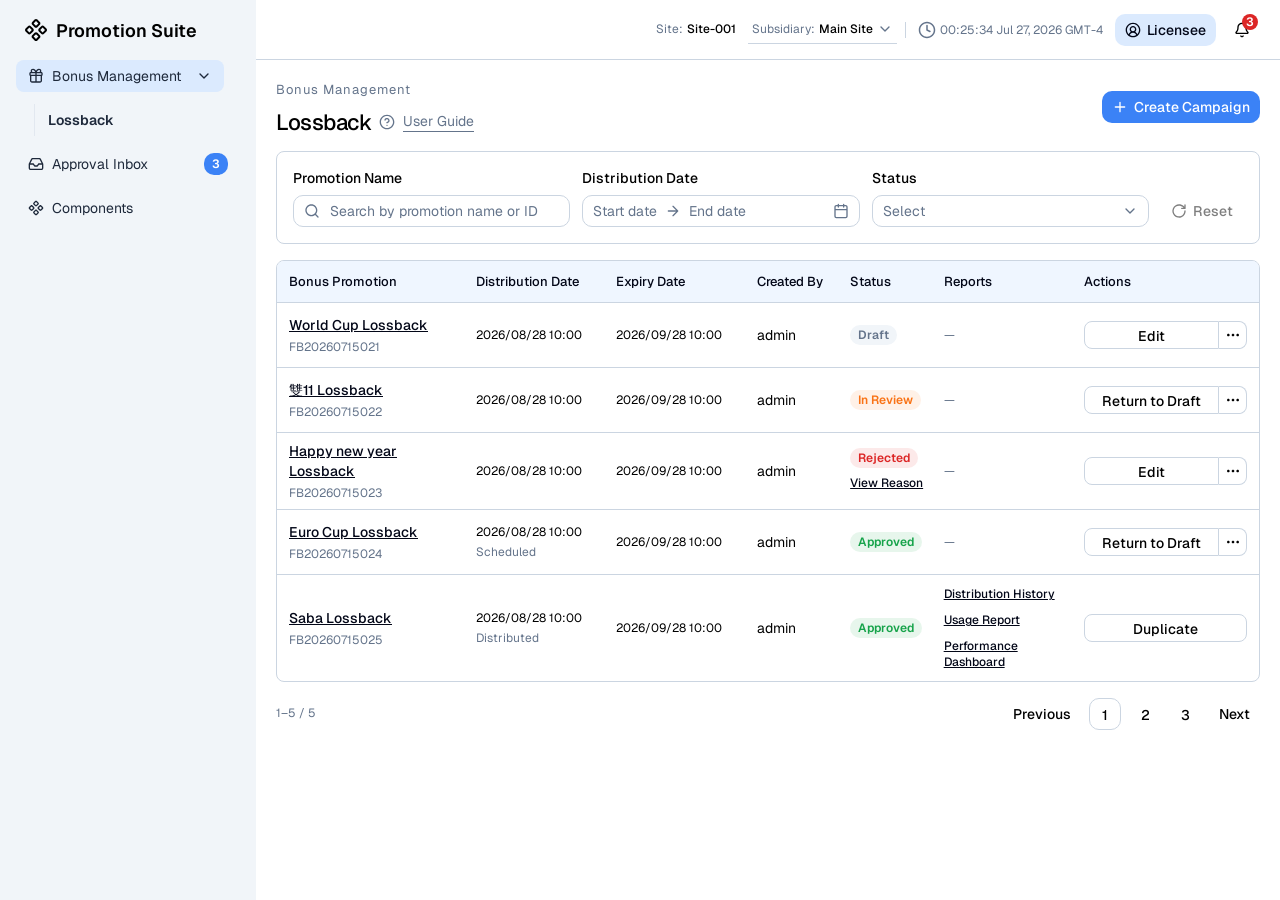
<file: index.html>
<!DOCTYPE html>
<html lang="en">
<head>
<meta charset="utf-8" />
<meta name="viewport" content="width=device-width, initial-scale=1" />
<title>Promotion Suite</title>
<link rel="preconnect" href="https://fonts.googleapis.com" />
<link rel="preconnect" href="https://fonts.gstatic.com" crossorigin />
<link href="https://fonts.googleapis.com/css2?family=Geist:wght@400;500;600&display=swap" rel="stylesheet" />
<link rel="stylesheet" href="css/tokens.css" />
<link rel="stylesheet" href="css/app.css" />
<link rel="stylesheet" href="css/notifications.css" />
<link rel="stylesheet" href="css/calendar.css" />
<link rel="stylesheet" href="css/date-range-picker.css" />
<link rel="stylesheet" href="css/dialog.css" />
<link rel="stylesheet" href="css/toast.css" />
<link rel="stylesheet" href="css/bonus-list.css" />
</head>
<body>
<div class="app">

  <aside class="sidebar" id="app-sidebar">
    <div class="sidebar__brand">
      <span class="icon icon--brand" aria-hidden="true"></span>
      <span class="sidebar__brand-name">Promotion Suite</span>
    </div>

    <nav class="sidebar__nav" aria-label="Main">
      <div class="nav-group">
        <button type="button" class="nav-item nav-item--active" aria-expanded="true">
          <span class="icon icon--gift" aria-hidden="true"></span>
          <span class="nav-item__label">Bonus Management</span>
          <span class="icon icon--chevron-down" aria-hidden="true"></span>
        </button>
        <div class="nav-sub">
          <a class="nav-sub-item nav-sub-item--active" href="#" aria-current="page">
            <span class="nav-sub-item__leaf" aria-hidden="true"></span>
            <span class="nav-sub-item__label">Lossback</span>
          </a>
        </div>
      </div>

      <a class="nav-item" href="approval-inbox.html">
        <span class="icon icon--inbox" aria-hidden="true"></span>
        <span class="nav-item__label">Approval Inbox</span>
        <span class="nav-badge">3</span>
      </a>

      <a class="nav-item" href="components.html">
        <span class="icon icon--brand-component" aria-hidden="true"></span>
        <span class="nav-item__label">Components</span>
      </a>
    </nav>
  </aside>

  <div class="sidebar-scrim" data-role="sidebar-scrim" hidden></div>

  <div class="app__main">
    <header class="topbar">
      <button type="button" class="icon-button sidebar-trigger" data-role="sidebar-trigger" aria-label="Toggle navigation" aria-expanded="false" aria-controls="app-sidebar">
        <span class="icon icon--panel-left" aria-hidden="true"></span>
      </button>
      <div class="topbar__time">
        <span class="icon icon--clock" aria-hidden="true"></span>
        <span>00:25:34 Jul 27, 2026 GMT-4</span>
      </div>
      <button type="button" class="chip">
        <span class="icon icon--user" aria-hidden="true"></span>
        Licensee
      </button>
      <div class="notification">
        <button type="button" class="icon-button" aria-label="Notifications">
          <span class="icon icon--bell" aria-hidden="true"></span>
        </button>
        <span class="notification__badge">99</span>
      </div>
    </header>

    <main class="app__content">
      <div class="area">

        <div class="page-head">
          <div class="page-head__title">
            <p class="breadcrumb">Bonus Management</p>
            <div class="page-head__heading">
              <h1>Lossback</h1>
              <span class="marker">
                <span class="icon icon--help" aria-hidden="true"></span>
                <a class="marker__link" href="#">User Guide</a>
              </span>
            </div>
          </div>
          <a class="button button--primary" href="create-bonus.html">
            <span class="icon icon--plus" aria-hidden="true"></span>
            Create Campaign
          </a>
        </div>

        <section class="filter-card" aria-label="Filters">
          <div class="field">
            <label class="field__label" for="promotion-name">Promotion Name</label>
            <div class="input">
              <span class="icon icon--search" aria-hidden="true"></span>
              <input id="promotion-name" type="text" placeholder="Search by promotion name or ID" />
            </div>
          </div>

          <div class="field" data-date-range-picker>
            <label class="field__label" id="distribution-date-label">Distribution Date</label>
            <button
              type="button"
              class="date-trigger"
              data-role="trigger"
              aria-labelledby="distribution-date-label"
              aria-haspopup="dialog"
              aria-expanded="false"
            >
              <span class="date-trigger__value">
                <span class="date-trigger__date" data-role="from-label">Start date</span>
                <span class="icon icon--arrow-right" aria-hidden="true"></span>
                <span class="date-trigger__date" data-role="to-label">End date</span>
              </span>
              <span class="icon icon--calendar" aria-hidden="true"></span>
            </button>

            <div class="popover" data-role="popover" role="dialog" aria-labelledby="distribution-date-label" hidden>
              <div class="popover__slot">
                <div class="calendar">
                  <div class="calendar__header">
                    <button type="button" class="icon-button icon-button--outline" data-nav="prev" aria-label="Previous month">
                      <span class="icon icon--nav-left" aria-hidden="true"></span>
                    </button>
                    <p class="calendar__caption" data-caption="0" aria-live="polite"></p>
                    <span class="calendar__spacer" aria-hidden="true"></span>
                    <p class="calendar__caption" data-caption="1" aria-live="polite"></p>
                    <button type="button" class="icon-button icon-button--outline" data-nav="next" aria-label="Next month">
                      <span class="icon icon--nav-right" aria-hidden="true"></span>
                    </button>
                  </div>
                  <div class="calendar__months" data-role="months"></div>
                </div>
              </div>
            </div>
          </div>

          <div class="field filter-select" data-role="status-filter">
            <label class="field__label" id="status-label">Status</label>
            <button type="button" class="select" aria-labelledby="status-label" aria-haspopup="listbox" aria-expanded="false" data-role="status-trigger">
              <span class="select__tags" data-role="status-value"><span class="select__placeholder">Select</span></span>
              <span class="icon icon--chevron-down" aria-hidden="true"></span>
            </button>
            <div class="filter-select__panel" data-role="status-panel" hidden></div>
          </div>

          <button type="button" class="button button--ghost filter-card__reset">
            <span class="icon icon--reset" aria-hidden="true"></span>
            Reset
          </button>
        </section>

        <div class="table" role="table" aria-label="Free Bet bonus promotions">
          <div class="table__head" role="row">
            <div class="table__th" role="columnheader">Bonus Promotion</div>
            <div class="table__th" role="columnheader">Distribution Date</div>
            <div class="table__th" role="columnheader">Expiry Date</div>
            <div class="table__th" role="columnheader">Created By</div>
            <div class="table__th" role="columnheader">Status</div>
            <div class="table__th" role="columnheader">Reports</div>
            <div class="table__th" role="columnheader">Actions</div>
          </div>
          <div data-role="rows"></div>
          <div class="table-empty" data-role="empty-none" hidden>
            <img class="table-empty__art" src="icons/empty.svg" width="180" height="180" alt="" />
            <div class="table-empty__content">
              <p class="table-empty__title">No Bonus promotions have been established yet.</p>
              <p class="table-empty__hint">Create your first Bonus promotion.</p>
            </div>
            <a class="button button--primary" href="create-bonus.html">
              <span class="icon icon--plus" aria-hidden="true"></span>
              Create Campaign
            </a>
          </div>
          <div class="table-empty" data-role="empty-filtered" hidden>
            <img class="table-empty__art" src="icons/nodata.svg" width="180" height="180" alt="" />
            <div class="table-empty__content">
              <p class="table-empty__title">No results found.</p>
            </div>
          </div>
        </div>

        <div class="pager">
          <p class="pager__count">1–5 / 5</p>
          <nav class="pagination" aria-label="Pagination">
            <button type="button" class="button button--ghost">Previous</button>
            <div class="pagination__pages">
              <button type="button" class="pagination__page pagination__page--current" aria-current="page">1</button>
              <button type="button" class="pagination__page">2</button>
              <button type="button" class="pagination__page">3</button>
            </div>
            <button type="button" class="button button--ghost">Next</button>
          </nav>
        </div>

      </div>
    </main>
  </div>
</div>

<div class="toast-stack" data-role="toasts"></div>

<div class="backdrop" data-role="confirm-dialog" hidden>
  <div class="dialog dialog--alert" role="alertdialog" aria-modal="true" aria-labelledby="confirm-title" aria-describedby="confirm-text">
    <div class="dialog__body alert-dialog__body">
      <span class="alert-dialog__mark" data-role="confirm-mark" aria-hidden="true">
        <span class="icon" data-role="confirm-icon"></span>
      </span>
      <h2 class="alert-dialog__title" id="confirm-title"></h2>
      <p class="alert-dialog__text" id="confirm-text" data-role="confirm-text"></p>
    </div>
    <div class="dialog__footer alert-dialog__footer">
      <button type="button" class="button button--outline" data-role="confirm-cancel">Cancel</button>
      <button type="button" class="button button--primary" data-role="confirm-ok"></button>
    </div>
  </div>
</div>

<script src="js/role.js"></script>
<script src="js/date-range-picker.js"></script>
<script src="js/bonus-list.js"></script>
<script src="js/notifications.js"></script>
<script src="js/sidebar.js"></script>
</body>
</html>
</file>
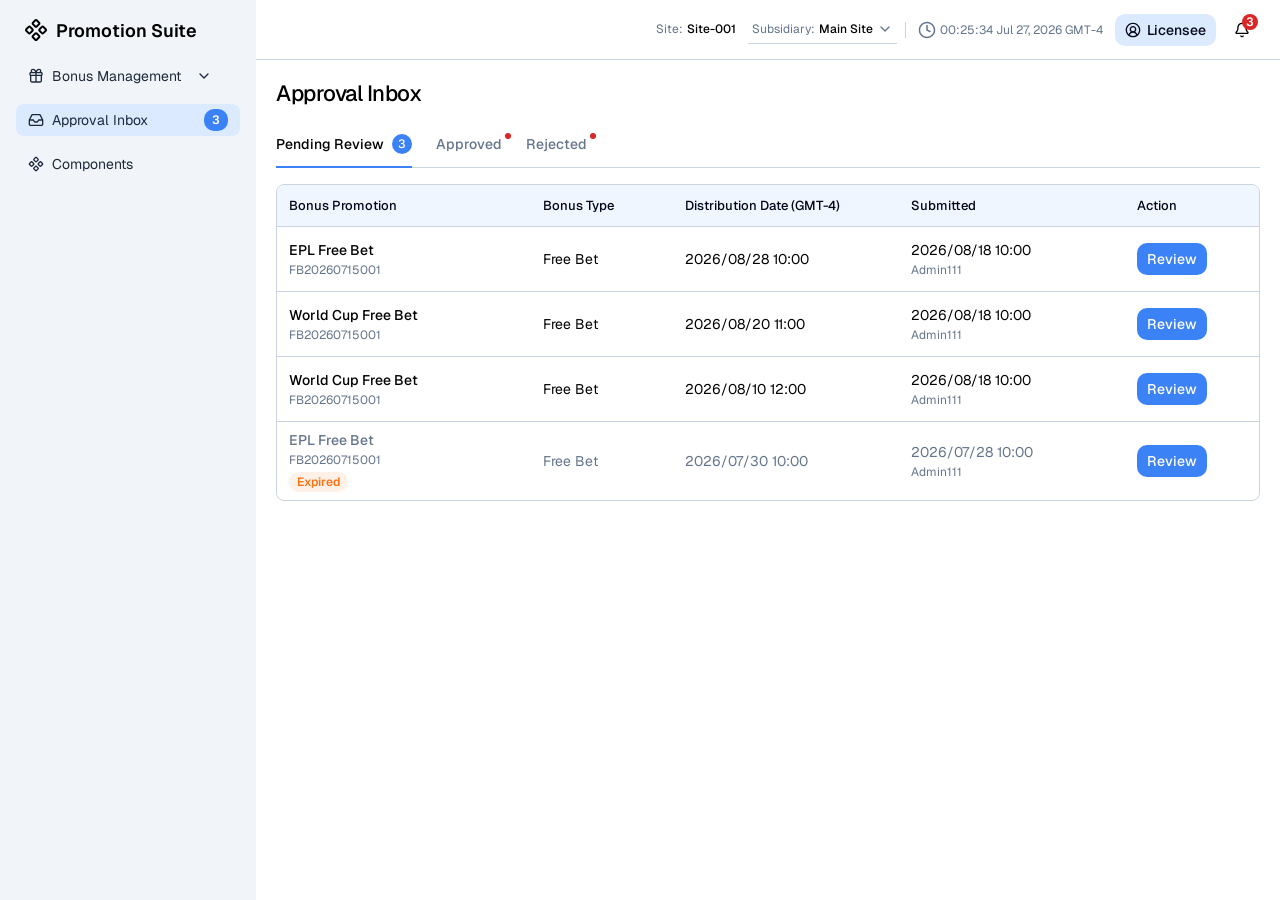
<file: approval-inbox.html>
<!DOCTYPE html>
<html lang="en">
<head>
<meta charset="utf-8" />
<meta name="viewport" content="width=device-width, initial-scale=1" />
<title>Approval Inbox — Promotion Suite</title>
<link rel="preconnect" href="https://fonts.googleapis.com" />
<link rel="preconnect" href="https://fonts.gstatic.com" crossorigin />
<link href="https://fonts.googleapis.com/css2?family=Geist:wght@400;500;600&display=swap" rel="stylesheet" />
<link rel="stylesheet" href="css/tokens.css" />
<link rel="stylesheet" href="css/app.css" />
<link rel="stylesheet" href="css/notifications.css" />
<link rel="stylesheet" href="css/dialog.css" />
<link rel="stylesheet" href="css/toast.css" />
<link rel="stylesheet" href="css/approval-inbox.css" />
</head>
<body>
<div class="app">

  <aside class="sidebar" id="app-sidebar">
    <div class="sidebar__brand">
      <span class="icon icon--brand" aria-hidden="true"></span>
      <span class="sidebar__brand-name">Promotion Suite</span>
    </div>

    <nav class="sidebar__nav" aria-label="Main">
      <div class="nav-group">
        <a class="nav-item" href="index.html">
          <span class="icon icon--gift" aria-hidden="true"></span>
          <span class="nav-item__label">Bonus Management</span>
          <span class="icon icon--chevron-down" aria-hidden="true"></span>
        </a>
      </div>

      <a class="nav-item nav-item--active" href="approval-inbox.html" aria-current="page">
        <span class="icon icon--inbox" aria-hidden="true"></span>
        <span class="nav-item__label">Approval Inbox</span>
        <span class="nav-badge" data-role="sidebar-count">3</span>
      </a>

      <a class="nav-item" href="components.html">
        <span class="icon icon--brand-component" aria-hidden="true"></span>
        <span class="nav-item__label">Components</span>
      </a>
    </nav>
  </aside>

  <div class="sidebar-scrim" data-role="sidebar-scrim" hidden></div>

  <div class="app__main">
    <header class="topbar">
      <button type="button" class="icon-button sidebar-trigger" data-role="sidebar-trigger" aria-label="Toggle navigation" aria-expanded="false" aria-controls="app-sidebar">
        <span class="icon icon--panel-left" aria-hidden="true"></span>
      </button>
      <div class="topbar__time">
        <span class="icon icon--clock" aria-hidden="true"></span>
        <span>00:25:34 Jul 27, 2026 GMT-4</span>
      </div>
      <button type="button" class="chip">
        <span class="icon icon--user" aria-hidden="true"></span>
        Licensee
      </button>
      <div class="notification">
        <button type="button" class="icon-button" aria-label="Notifications">
          <span class="icon icon--bell" aria-hidden="true"></span>
        </button>
        <span class="notification__badge">99</span>
      </div>
    </header>

    <main class="app__content">
      <div class="area">

        <div class="page-head">
          <div class="page-head__title">
            <div class="page-head__heading">
              <h1>Approval Inbox</h1>
            </div>
          </div>
        </div>

        <!-- The three tabs are the Approval Inbox's whole scope; Draft and
             Deleted live on the Bonus list, never here. -->
        <div class="tabs" role="tablist" aria-label="Approval status">
          <button type="button" class="tab" role="tab" data-tab="pending">
            <span class="tab__label">Pending Review</span>
            <span class="tab__count" data-role="count-pending">0</span>
          </button>
          <button type="button" class="tab" role="tab" data-tab="approved">
            <span class="tab__label">Approved<span class="tab__dot" data-role="dot-approved" aria-label="Unread" hidden></span></span>
          </button>
          <button type="button" class="tab" role="tab" data-tab="rejected">
            <span class="tab__label">Rejected<span class="tab__dot" data-role="dot-rejected" aria-label="Unread" hidden></span></span>
          </button>
        </div>

        <div class="table review-table" role="table" aria-label="Approval queue" data-role="table">
          <div class="table__head" role="row" data-role="head"></div>
          <div data-role="rows"></div>
        </div>

        <div class="table-empty" data-role="empty" hidden>
          <img class="table-empty__art" src="icons/empty.svg" width="180" height="180" alt="" />
          <div class="table-empty__content">
            <p class="table-empty__title" data-role="empty-title"></p>
            <p class="table-empty__hint" data-role="empty-hint"></p>
          </div>
        </div>

      </div>
    </main>
  </div>
</div>

<!-- 這頁目前不會發 toast（審核動作在 detail.html，toast 也跳在那裡），殼先留著，
     預留給之後可能在列表上直接批次 Approve／Reject 的情境。2026-10-02 Elena 決定保留。 -->
<div class="toast-stack" data-role="toasts"></div>

<script src="js/role.js"></script>
<script src="js/approval-inbox.js"></script>
<script src="js/notifications.js"></script>
<script src="js/sidebar.js"></script>
</body>
</html>
</file>
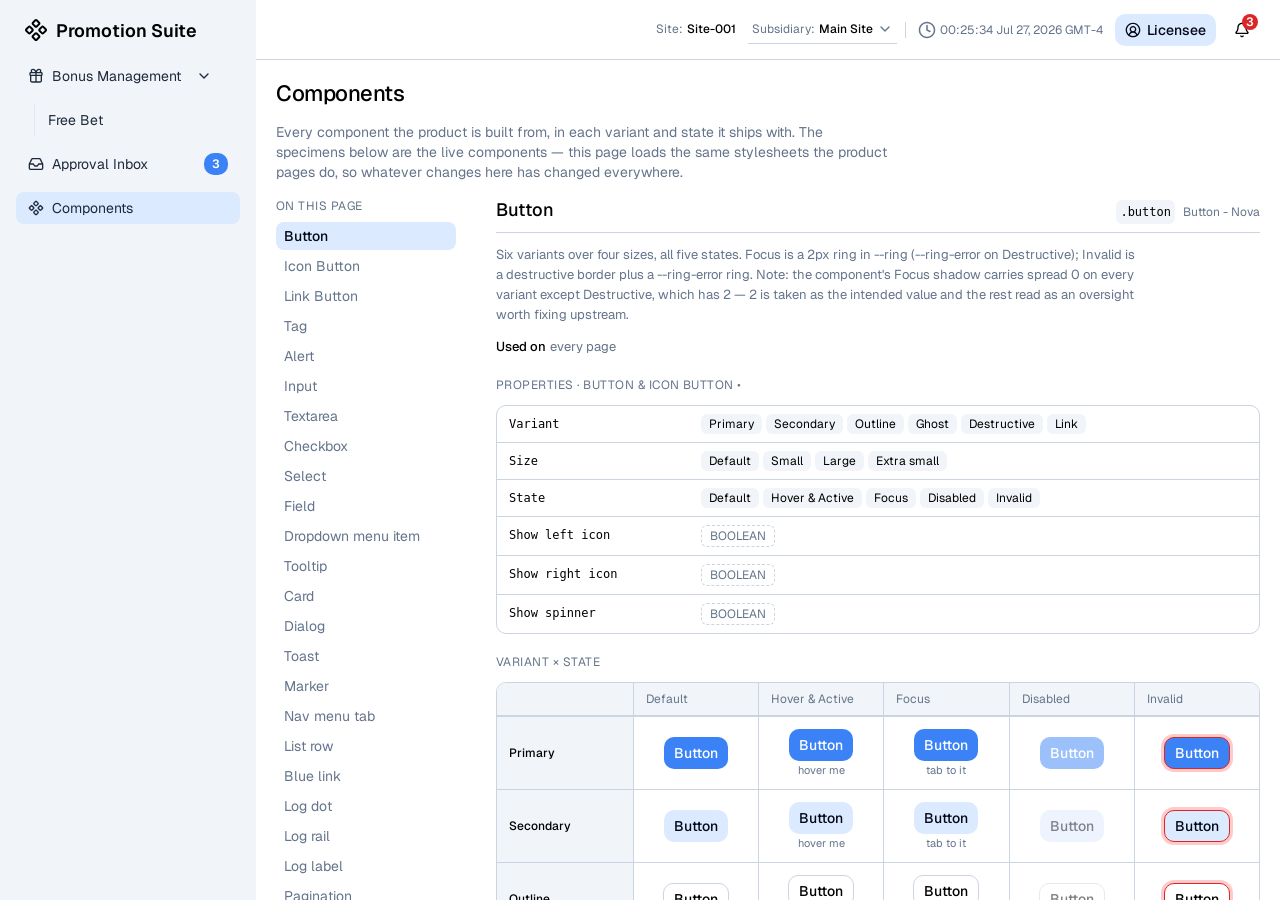
<file: components.html>
<!DOCTYPE html>
<html lang="en">
<head>
<meta charset="utf-8" />
<meta name="viewport" content="width=device-width, initial-scale=1" />
<title>Components — Promotion Suite</title>
<link rel="preconnect" href="https://fonts.googleapis.com" />
<link rel="preconnect" href="https://fonts.gstatic.com" crossorigin />
<link href="https://fonts.googleapis.com/css2?family=Geist:wght@400;500;600&display=swap" rel="stylesheet" />
<link rel="stylesheet" href="css/tokens.css" />
<link rel="stylesheet" href="css/app.css" />
<link rel="stylesheet" href="css/notifications.css" />
<link rel="stylesheet" href="css/dialog.css" />
<link rel="stylesheet" href="css/toast.css" />
<link rel="stylesheet" href="css/detail.css" />
<link rel="stylesheet" href="css/activity-log.css" />
<link rel="stylesheet" href="css/calendar.css" />
<link rel="stylesheet" href="css/date-range-picker.css" />
<link rel="stylesheet" href="css/datetime-picker.css" />
<link rel="stylesheet" href="css/components.css" />
</head>
<body>
<div class="app">

  <aside class="sidebar" id="app-sidebar">
    <div class="sidebar__brand">
      <span class="icon icon--brand" aria-hidden="true"></span>
      <span class="sidebar__brand-name">Promotion Suite</span>
    </div>

    <nav class="sidebar__nav" aria-label="Main">
      <div class="nav-group">
        <button type="button" class="nav-item" aria-expanded="true">
          <span class="icon icon--gift" aria-hidden="true"></span>
          <span class="nav-item__label">Bonus Management</span>
          <span class="icon icon--chevron-down" aria-hidden="true"></span>
        </button>
        <div class="nav-sub">
          <a class="nav-sub-item" href="index.html">
            <span class="nav-sub-item__leaf" aria-hidden="true"></span>
            <span class="nav-sub-item__label">Free Bet</span>
          </a>
        </div>
      </div>

      <a class="nav-item" href="approval-inbox.html">
        <span class="icon icon--inbox" aria-hidden="true"></span>
        <span class="nav-item__label">Approval Inbox</span>
        <span class="nav-badge">3</span>
      </a>

      <a class="nav-item nav-item--active" href="components.html" aria-current="page">
        <span class="icon icon--brand-component" aria-hidden="true"></span>
        <span class="nav-item__label">Components</span>
      </a>
    </nav>
  </aside>

  <div class="sidebar-scrim" data-role="sidebar-scrim" hidden></div>

  <div class="app__main">
    <header class="topbar">
      <button type="button" class="icon-button sidebar-trigger" data-role="sidebar-trigger" aria-label="Toggle navigation" aria-expanded="false" aria-controls="app-sidebar">
        <span class="icon icon--panel-left" aria-hidden="true"></span>
      </button>
      <div class="topbar__time">
        <span class="icon icon--clock" aria-hidden="true"></span>
        <span>00:25:34 Jul 27, 2026 GMT-4</span>
      </div>
      <button type="button" class="chip">
        <span class="icon icon--user" aria-hidden="true"></span>
        Licensee
      </button>
      <div class="notification">
        <button type="button" class="icon-button" aria-label="Notifications">
          <span class="icon icon--bell" aria-hidden="true"></span>
        </button>
        <span class="notification__badge">3</span>
      </div>
    </header>

    <main class="app__content">
      <div class="area">

        <div class="page-head">
          <div class="page-head__title">
            <div class="page-head__heading">
              <h1>Components</h1>
            </div>
          </div>
        </div>

        <p class="story-intro">
          Every component the product is built from, in each variant and state it
          ships with. The specimens below are the live components — this page loads
          the same stylesheets the product pages do, so whatever changes here has
          changed everywhere.
        </p>

        <div class="story-layout">

          <nav class="story-nav" aria-label="Components">
            <p class="story-nav__title">On this page</p>
            <div class="story-nav__list" data-role="nav"></div>
          </nav>

          <div class="story-body" data-role="body"></div>

        </div>

      </div>
    </main>
  </div>
</div>


<template id="spec-date-picker">
<div class="field" data-date-range-picker>
            <label class="field__label" id="distribution-date-label">Distribution Date</label>
            <button
              type="button"
              class="date-trigger"
              data-role="trigger"
              aria-labelledby="distribution-date-label"
              aria-haspopup="dialog"
              aria-expanded="false"
            >
              <span class="date-trigger__value">
                <span class="date-trigger__date" data-role="from-label">Start date</span>
                <span class="icon icon--arrow-right" aria-hidden="true"></span>
                <span class="date-trigger__date" data-role="to-label">End date</span>
              </span>
              <span class="icon icon--calendar" aria-hidden="true"></span>
            </button>

            <div class="popover" data-role="popover" role="dialog" aria-labelledby="distribution-date-label" hidden>
              <div class="popover__slot">
                <div class="calendar">
                  <div class="calendar__header">
                    <button type="button" class="icon-button icon-button--outline" data-nav="prev" aria-label="Previous month">
                      <span class="icon icon--nav-left" aria-hidden="true"></span>
                    </button>
                    <p class="calendar__caption" data-caption="0" aria-live="polite"></p>
                    <span class="calendar__spacer" aria-hidden="true"></span>
                    <p class="calendar__caption" data-caption="1" aria-live="polite"></p>
                    <button type="button" class="icon-button icon-button--outline" data-nav="next" aria-label="Next month">
                      <span class="icon icon--nav-right" aria-hidden="true"></span>
                    </button>
                  </div>
                  <div class="calendar__months" data-role="months"></div>
                </div>
              </div>
            </div>
          </div>
</template>

<script src="js/role.js"></script>
<script src="js/sidebar.js"></script>
<!-- components.js clones the picker template into the page, so the picker's own
     script has to run after it or there is nothing for it to find. -->
<script src="js/components.js"></script>
<script src="js/date-range-picker.js"></script>
</body>
</html>
</file>
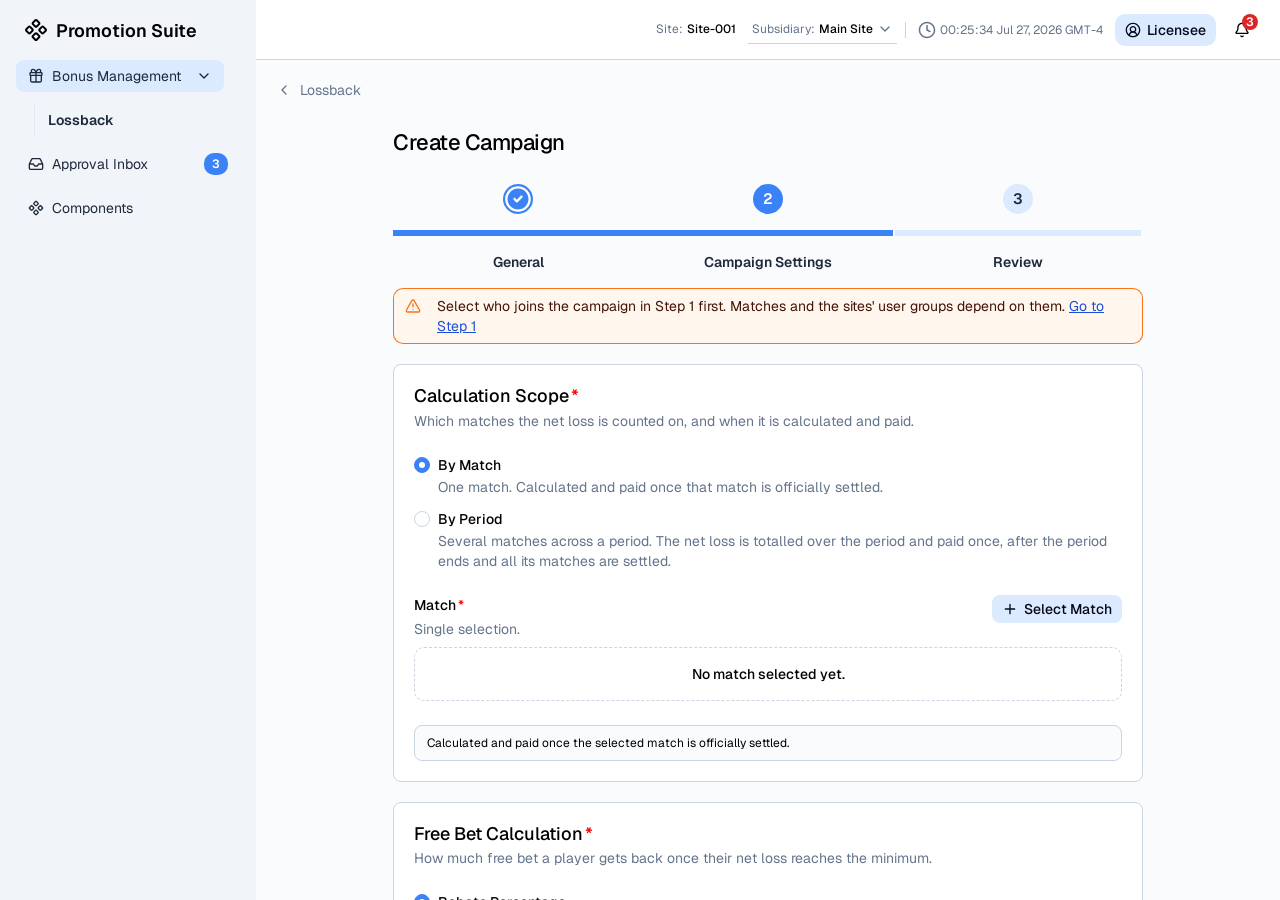
<file: create-bonus-step2.html>
<!DOCTYPE html>
<html lang="en">
<head>
<meta charset="utf-8" />
<meta name="viewport" content="width=device-width, initial-scale=1" />
<title>Campaign Settings — Create Campaign</title>
<link rel="preconnect" href="https://fonts.googleapis.com" />
<link rel="preconnect" href="https://fonts.gstatic.com" crossorigin />
<link href="https://fonts.googleapis.com/css2?family=Geist:wght@400;500;600&display=swap" rel="stylesheet" />
<link rel="stylesheet" href="css/tokens.css" />
<link rel="stylesheet" href="css/app.css" />
<link rel="stylesheet" href="css/notifications.css" />
<link rel="stylesheet" href="css/dialog.css" />
<link rel="stylesheet" href="css/create-bonus.css" />
<link rel="stylesheet" href="css/toast.css" />
<link rel="stylesheet" href="css/calendar.css" />
<link rel="stylesheet" href="css/datetime-picker.css" />
<link rel="stylesheet" href="css/create-bonus-step2.css" />
<link rel="stylesheet" href="css/campaign-settings.css" />
</head>
<body>
<div class="app">

  <aside class="sidebar" id="app-sidebar">
    <div class="sidebar__brand">
      <span class="icon icon--brand" aria-hidden="true"></span>
      <span class="sidebar__brand-name">Promotion Suite</span>
    </div>

    <nav class="sidebar__nav" aria-label="Main">
      <div class="nav-group">
        <button type="button" class="nav-item nav-item--active" aria-expanded="true">
          <span class="icon icon--gift" aria-hidden="true"></span>
          <span class="nav-item__label">Bonus Management</span>
          <span class="icon icon--chevron-down" aria-hidden="true"></span>
        </button>
        <div class="nav-sub">
          <a class="nav-sub-item nav-sub-item--active" href="index.html" aria-current="page">
            <span class="nav-sub-item__leaf" aria-hidden="true"></span>
            <span class="nav-sub-item__label">Lossback</span>
          </a>
        </div>
      </div>

      <a class="nav-item" href="approval-inbox.html">
        <span class="icon icon--inbox" aria-hidden="true"></span>
        <span class="nav-item__label">Approval Inbox</span>
        <span class="nav-badge">3</span>
      </a>

      <a class="nav-item" href="components.html">
        <span class="icon icon--brand-component" aria-hidden="true"></span>
        <span class="nav-item__label">Components</span>
      </a>
    </nav>
  </aside>

  <div class="sidebar-scrim" data-role="sidebar-scrim" hidden></div>

  <div class="app__main">
    <header class="topbar">
      <button type="button" class="icon-button sidebar-trigger" data-role="sidebar-trigger" aria-label="Toggle navigation" aria-expanded="false" aria-controls="app-sidebar">
        <span class="icon icon--panel-left" aria-hidden="true"></span>
      </button>
      <div class="topbar__time">
        <span class="icon icon--clock" aria-hidden="true"></span>
        <span>00:25:34 Jul 27, 2026 GMT-4</span>
      </div>
      <button type="button" class="chip">
        <span class="icon icon--user" aria-hidden="true"></span>
        Licensee
      </button>
      <div class="notification">
        <button type="button" class="icon-button" aria-label="Notifications">
          <span class="icon icon--bell" aria-hidden="true"></span>
        </button>
        <span class="notification__badge">99</span>
      </div>
    </header>

    <main class="app__content">
      <div class="wizard">

        <!-- The back link runs the full content width; the title, the steps
             and the cards sit in the 750 column centred beneath it. -->
        <div class="wizard__top">
          <a class="back-link" href="index.html" data-role="back-link">
            <span class="icon icon--chevron-left" aria-hidden="true"></span>
            Lossback
          </a>
        </div>

        <div class="wizard__column">
        <div class="wizard__head">
          <h1>Create Campaign</h1>
        </div>

        <ol class="steps" aria-label="Create Campaign steps">
          <li class="step step--done">
            <span class="step__badge"><span class="icon icon--circle-check" aria-hidden="true"></span></span>
            <span class="step__bar"></span>
            <span class="step__label">General</span>
          </li>
          <li class="step step--current" aria-current="step">
            <span class="step__badge">2</span>
            <span class="step__bar"></span>
            <span class="step__label">Campaign Settings</span>
          </li>
          <li class="step">
            <span class="step__badge">3</span>
            <span class="step__bar"></span>
            <span class="step__label">Review</span>
          </li>
        </ol>

        <!-- Cards and the footer sit 20 apart inside their own block. -->
        <div class="wizard__body">

          <!-- Settings that went stale while the draft sat; filled by
               stale-check.js, which also decides whether an error belongs here
               or on this step's own field. -->
          <div data-role="stale-message" hidden></div>

        <!-- Shown when Step 1 has no joining site yet: every block below is
             scoped to those sites. -->
        <div class="alert alert--warning alert--page" data-role="no-sites" hidden>
          <span class="icon icon--triangle-alert" aria-hidden="true"></span>
          <div class="alert__content">
            <p class="alert__text">Select who joins the campaign in Step 1 first. Matches and the sites' user groups depend on them.
              <a class="link-button" href="create-bonus.html">Go to Step 1</a></p>
          </div>
        </div>

        <!-- ================= Calculation Scope ================= -->
        <section class="card" aria-labelledby="scope-title">
          <div class="card__intro">
            <h2 class="card__title" id="scope-title">Calculation Scope<span class="field__required" aria-hidden="true">*</span></h2>
            <p class="field__description">Which matches the net loss is counted on, and when it is calculated and paid.</p>
          </div>

          <div class="field" data-field="scope-mode">
            <div class="radio-group" role="radiogroup" aria-labelledby="scope-title">
              <label class="radio-field">
                <input type="radio" class="radio" name="scope-mode" value="match" />
                <span class="radio-field__body">
                  <span class="radio-field__title">By Match</span>
                  <span class="radio-field__hint">One match. Calculated and paid once that match is officially settled.</span>
                </span>
              </label>
              <label class="radio-field">
                <input type="radio" class="radio" name="scope-mode" value="period" />
                <span class="radio-field__body">
                  <span class="radio-field__title">By Period</span>
                  <span class="radio-field__hint">Several matches across a period. The net loss is totalled over the period and paid once, after the period ends and all its matches are settled.</span>
                </span>
              </label>
            </div>
          </div>

          <div class="cs-period" data-role="period-fields" hidden>
            <div class="field" data-field="period-start">
              <label class="field__label" for="period-start-date">Period Start<span class="field__required" aria-hidden="true">*</span></label>
              <div class="datetime">
                <div class="control">
                  <input id="period-start-date" type="text" placeholder="Select date" data-role="date" />
                  <span class="icon icon--calendar" aria-hidden="true"></span>
                </div>
                <div class="datetime__half">
                  <div class="control control--time">
                    <input id="period-start-time" type="text" placeholder="--:--" maxlength="5" data-role="time" />
                  </div>
                  <span class="datetime__zone">(GMT-4)</span>
                </div>
              </div>
            </div>
            <div class="field" data-field="period-end">
              <label class="field__label" for="period-end-date">Period End<span class="field__required" aria-hidden="true">*</span></label>
              <div class="datetime">
                <div class="control">
                  <input id="period-end-date" type="text" placeholder="Select date" data-role="date" />
                  <span class="icon icon--calendar" aria-hidden="true"></span>
                </div>
                <div class="datetime__half">
                  <div class="control control--time">
                    <input id="period-end-time" type="text" placeholder="--:--" maxlength="5" data-role="time" />
                  </div>
                  <span class="datetime__zone">(GMT-4)</span>
                </div>
              </div>
            </div>
          </div>

          <div class="field" data-field="matches">
            <div class="cs-head">
              <div class="card__intro">
                <span class="field__label" data-role="matches-label">Match<span class="field__required" aria-hidden="true">*</span></span>
                <p class="field__description" data-role="matches-hint"></p>
              </div>
              <button type="button" class="button button--secondary button--small" data-role="open-matches">
                <span class="icon icon--plus" aria-hidden="true"></span>
                <span data-role="open-matches-label">Select Match</span>
              </button>
            </div>
            <div class="cs-table cs-table--matches" data-role="match-table" hidden>
              <div class="cs-table__head">
                <span>Kick-off (GMT-4)</span>
                <span data-col="sport">Sport</span>
                <span data-col="league">League</span>
                <span>Match</span>
                <span></span>
              </div>
              <div class="cs-table__body" data-role="match-rows"></div>
            </div>
            <div class="cs-empty cs-empty--compact" data-role="match-empty">
              <p class="cs-empty__title" data-role="match-empty-text">No match selected yet.</p>
            </div>
          </div>

          <div class="cs-callout" data-role="scope-timing"></div>
        </section>

        <!-- ================= Free Bet Calculation ================= -->
        <section class="card" aria-labelledby="rule-title">
          <div class="card__intro">
            <h2 class="card__title" id="rule-title">Free Bet Calculation<span class="field__required" aria-hidden="true">*</span></h2>
            <p class="field__description">How much free bet a player gets back once their net loss reaches the minimum.</p>
          </div>

          <div class="field" data-field="calc-mode">
            <div class="radio-group" role="radiogroup" aria-labelledby="rule-title">
              <label class="radio-field">
                <input type="radio" class="radio" name="calc-mode" value="percent" />
                <span class="radio-field__body">
                  <span class="radio-field__title">Rebate Percentage</span>
                  <span class="radio-field__hint">A percentage of the net loss, up to a cap.</span>
                </span>
              </label>
              <label class="radio-field">
                <input type="radio" class="radio" name="calc-mode" value="amount" />
                <span class="radio-field__body">
                  <span class="radio-field__title">Rebate Absolute Amount</span>
                  <span class="radio-field__hint">A fixed free bet, the same whatever the net loss is.</span>
                </span>
              </label>
            </div>
          </div>

          <div class="cs-formula" data-role="formula"></div>

          <div class="field" data-field="rebate-pct" data-role="pct-field">
            <label class="field__label" for="rebate-pct">Rebate Percentage<span class="field__required" aria-hidden="true">*</span></label>
            <div class="control control--pct">
              <input id="rebate-pct" type="text" inputmode="decimal" placeholder="e.g. 10" />
              <span class="control__suffix">%</span>
            </div>
            <p class="field__message">Above 0 and up to 100, up to 2 decimal places.</p>
          </div>

          <div class="field" data-field="amounts">
            <div class="cs-head">
              <div class="card__intro">
                <span class="field__label" data-role="amounts-label">Min. Net Loss and Max Free Bet by Currency<span class="field__required" aria-hidden="true">*</span></span>
                <p class="field__description" data-role="amounts-hint"></p>
              </div>
              <button type="button" class="button button--outline button--small" data-role="fill-from-usd">Fill from USD</button>
            </div>
            <div class="cs-table cs-table--amounts">
              <div class="cs-table__head">
                <span>Currency</span>
                <span>Min. Net Loss</span>
                <span data-role="amount-head">Max Free Bet</span>
                <span>≈ USD (reference)</span>
              </div>
              <div class="cs-table__body" data-role="amount-rows"></div>
            </div>
            <p class="field__description" data-role="rate-note"></p>
          </div>

          <div class="cs-sim">
            <p class="cs-sim__title">Try an example</p>
            <div class="cs-sim__inputs">
              <div class="select-native">
                <select class="select" data-role="sim-currency" aria-label="Example currency"></select>
                <span class="icon icon--chevron-down select-native__chevron" aria-hidden="true"></span>
              </div>
              <div class="control">
                <input type="text" inputmode="numeric" placeholder="Total valid stake" data-role="sim-stake" aria-label="Total valid stake" />
              </div>
              <div class="control">
                <input type="text" inputmode="numeric" placeholder="Total payout" data-role="sim-payout" aria-label="Total payout" />
              </div>
            </div>
            <p class="cs-sim__result" data-role="sim-result">Enter a stake and a payout to see the result.</p>
          </div>
        </section>

        <!-- ================= Free Bet Setup ================= -->
        <section class="card" aria-labelledby="fb-title">
          <div class="card__intro">
            <h2 class="card__title" id="fb-title">Free Bet Setup</h2>
            <p class="field__description">Where and when the free bet paid by this campaign can be used.</p>
          </div>

          <div class="field" data-field="fb-scope">
            <span class="field__label">Applicable Scope<span class="field__required" aria-hidden="true">*</span></span>
            <div class="radio-group" role="radiogroup" aria-label="Applicable Scope">
              <label class="radio-field">
                <input type="radio" class="radio" name="fb-scope" value="all" />
                <span class="radio-field__body">
                  <span class="radio-field__title">All</span>
                  <span class="radio-field__hint">Any sport, league and bet type.</span>
                </span>
              </label>
              <label class="radio-field">
                <input type="radio" class="radio" name="fb-scope" value="specific" />
                <span class="radio-field__body">
                  <span class="radio-field__title">By Sport, League and Bet Type</span>
                  <span class="radio-field__hint">Only the combinations added below.</span>
                </span>
              </label>
            </div>
            <div class="cs-sports" data-role="fb-sports-wrap" hidden>
              <div class="cs-table cs-table--sports" data-role="fb-sport-table" hidden>
                <div class="cs-table__head">
                  <span>Sport</span>
                  <span>League</span>
                  <span>Bet Type</span>
                  <span></span>
                </div>
                <div class="cs-table__body" data-role="fb-sport-rows"></div>
              </div>
              <button type="button" class="button button--secondary button--small" data-role="add-sport">
                <span class="icon icon--plus" aria-hidden="true"></span>
                Add Sport
              </button>
            </div>
          </div>

          <div class="field-row">
            <div class="field" data-field="min-odds">
              <label class="field__label" for="min-odds">Min Odds<span class="field__required" aria-hidden="true">*</span></label>
              <div class="control">
                <input id="min-odds" type="text" inputmode="decimal" />
                <span class="control__suffix">(DEC)</span>
              </div>
              <p class="field__message">1.01 or higher, up to 2 decimal places.</p>
            </div>
            <div class="field" data-field="max-odds">
              <label class="field__label" for="max-odds">Max Odds<span class="field__required" aria-hidden="true">*</span></label>
              <div class="control">
                <input id="max-odds" type="text" inputmode="decimal" />
                <span class="control__suffix">(DEC)</span>
              </div>
              <label class="checkbox-field" for="max-odds-no-limit">
                <input type="checkbox" class="checkbox" id="max-odds-no-limit" />
                <span>No limit</span>
              </label>
            </div>
          </div>

          <div class="field" data-field="fb-start">
            <label class="field__label" for="fb-start-date">Valid From<span class="field__required" aria-hidden="true">*</span></label>
            <div class="datetime">
              <div class="control">
                <input id="fb-start-date" type="text" placeholder="Select date" data-role="date" />
                <span class="icon icon--calendar" aria-hidden="true"></span>
              </div>
              <div class="datetime__half">
                <div class="control control--time">
                  <input id="fb-start-time" type="text" placeholder="--:--" maxlength="5" data-role="time" />
                </div>
                <span class="datetime__zone">(GMT-4)</span>
              </div>
            </div>
          </div>

          <div class="field" data-field="fb-end">
            <label class="field__label" for="fb-end-date">Valid Until<span class="field__required" aria-hidden="true">*</span></label>
            <div class="datetime">
              <div class="control">
                <input id="fb-end-date" type="text" placeholder="Select date" data-role="date" />
                <span class="icon icon--calendar" aria-hidden="true"></span>
              </div>
              <div class="datetime__half">
                <div class="control control--time">
                  <input id="fb-end-time" type="text" placeholder="--:--" maxlength="5" data-role="time" />
                </div>
                <span class="datetime__zone">(GMT-4)</span>
              </div>
            </div>
            <p class="field__message" data-role="fb-end-hint"></p>
          </div>
        </section>

        <div class="wizard__footer">
          <a class="button button--outline" href="create-bonus.html">Back</a>
          <div class="wizard__actions">
            <button type="button" class="button button--outline" data-role="save-draft">Save Draft</button>
            <button type="button" class="button button--primary" data-role="next">Next</button>
          </div>
        </div>
        </div>
        </div>

      </div>
    </main>
  </div>
</div>

<!-- Select Match(es) -->
<div class="backdrop" data-role="match-dialog" hidden>
  <div class="dialog cs-dialog cs-dialog--wide" role="dialog" aria-modal="true" aria-labelledby="match-title">
    <div class="dialog__header">
      <h2 class="dialog__title" id="match-title">Select Match</h2>
      <button type="button" class="dialog__close" data-role="close-match" aria-label="Close">
        <span class="icon icon--x" aria-hidden="true"></span>
      </button>
    </div>
    <div class="dialog__body cs-dialog__body">
      <p class="field__description" data-role="match-dialog-hint"></p>
      <div class="cs-filters">
        <div class="segmented" role="group" aria-label="Sport">
          <button type="button" class="segmented__item segmented__item--active" data-sport="all">All</button>
          <button type="button" class="segmented__item" data-sport="Soccer">Soccer</button>
          <button type="button" class="segmented__item" data-sport="Basketball">Basketball</button>
        </div>
        <div class="input cs-filters__search">
          <span class="icon icon--search" aria-hidden="true"></span>
          <input type="text" placeholder="Search team or league" data-role="match-search" />
        </div>
      </div>
      <div class="cs-table cs-table--pick">
        <div class="cs-table__head">
          <span></span>
          <span>Kick-off (GMT-4)</span>
          <span>League</span>
          <span>Match</span>
        </div>
        <div class="cs-table__body cs-table__body--scroll" data-role="match-options"></div>
      </div>
      <p class="field__description" data-role="match-hidden-note"></p>
    </div>
    <div class="dialog__footer">
      <div class="dialog__footer-lead">
        <span class="selected-count"><strong data-role="match-count">0</strong> selected</span>
      </div>
      <button type="button" class="button button--outline" data-role="cancel-match">Cancel</button>
      <button type="button" class="button button--primary" data-role="confirm-match">Done</button>
    </div>
  </div>
</div>

<!-- Free Bet scope: Add Sport -->
<div class="backdrop" data-role="sport-dialog" hidden>
  <div class="dialog cs-dialog" role="dialog" aria-modal="true" aria-labelledby="sport-title">
    <div class="dialog__header">
      <h2 class="dialog__title" id="sport-title">Add Sport</h2>
      <button type="button" class="dialog__close" data-role="close-sport" aria-label="Close">
        <span class="icon icon--x" aria-hidden="true"></span>
      </button>
    </div>
    <div class="dialog__body cs-dialog__body">
      <div class="field">
        <label class="field__label" for="sport-select">Sport<span class="field__required" aria-hidden="true">*</span></label>
        <div class="select-native cs-select-full">
          <select id="sport-select" class="select" data-role="sport-select"></select>
          <span class="icon icon--chevron-down select-native__chevron" aria-hidden="true"></span>
        </div>
      </div>
      <div class="field">
        <span class="field__label">League<span class="field__required" aria-hidden="true">*</span></span>
        <div class="cs-checks" data-role="league-options"></div>
      </div>
      <div class="field">
        <span class="field__label">Bet Type<span class="field__required" aria-hidden="true">*</span></span>
        <div class="cs-checks" data-role="bettype-options"></div>
      </div>
    </div>
    <div class="dialog__footer dialog__footer--end">
      <button type="button" class="button button--outline" data-role="cancel-sport">Cancel</button>
      <button type="button" class="button button--primary" data-role="save-sport" disabled>Add</button>
    </div>
  </div>
</div>

<div class="toast-stack" data-role="toasts"></div>

<div class="backdrop" data-role="leave-dialog" hidden>
  <div class="dialog dialog--alert" role="alertdialog" aria-modal="true" aria-labelledby="leave-title" aria-describedby="leave-text">
    <div class="dialog__body alert-dialog__body">
      <span class="alert-dialog__mark alert-dialog__mark--warning" aria-hidden="true">
        <span class="icon icon--triangle-alert"></span>
      </span>
      <h2 class="alert-dialog__title" id="leave-title">Leave this page?</h2>
      <p class="alert-dialog__text" id="leave-text">Your unsaved changes will be lost.</p>
    </div>
    <div class="dialog__footer alert-dialog__footer">
      <button type="button" class="button button--outline" data-role="keep-editing">Keep Editing</button>
      <button type="button" class="button button--destructive-soft" data-role="leave">Leave</button>
    </div>
  </div>
</div>

<script src="js/role.js"></script>
<script src="js/wizard-state.js"></script>
<script src="js/campaign-data.js"></script>
<script src="js/datetime-picker.js"></script>
<script src="js/stale-check.js"></script>
<script src="js/create-bonus-step2.js"></script>
<script src="js/notifications.js"></script>
<script src="js/sidebar.js"></script>
<script src="js/steps.js"></script>
<script src="js/leave-dialog.js"></script>
</body>
</html>
</file>
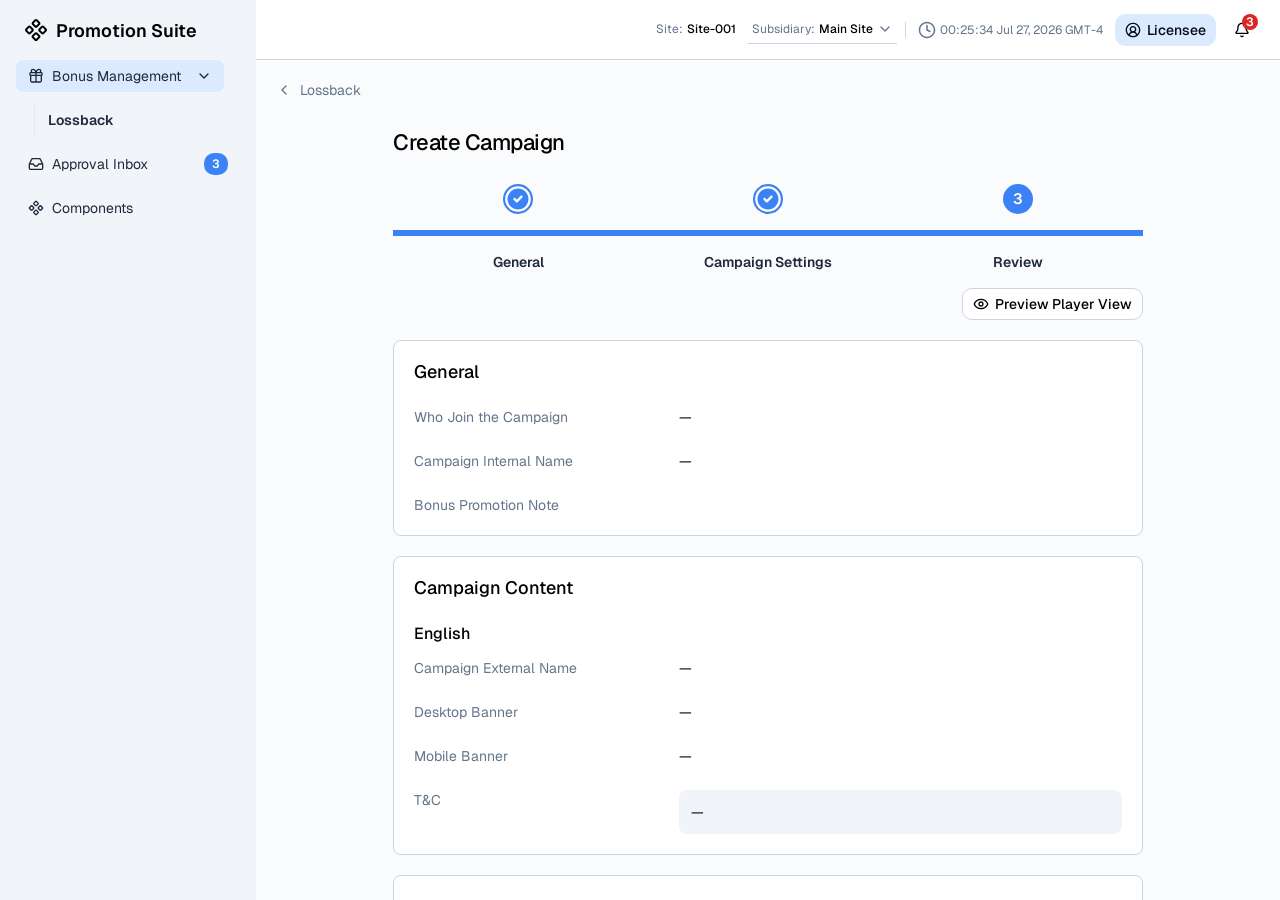
<file: create-bonus-step3.html>
<!DOCTYPE html>
<html lang="en">
<head>
<meta charset="utf-8" />
<meta name="viewport" content="width=device-width, initial-scale=1" />
<title>Review — Create Campaign</title>
<link rel="preconnect" href="https://fonts.googleapis.com" />
<link rel="preconnect" href="https://fonts.gstatic.com" crossorigin />
<link href="https://fonts.googleapis.com/css2?family=Geist:wght@400;500;600&display=swap" rel="stylesheet" />
<link rel="stylesheet" href="css/tokens.css" />
<link rel="stylesheet" href="css/app.css" />
<link rel="stylesheet" href="css/notifications.css" />
<link rel="stylesheet" href="css/dialog.css" />
<link rel="stylesheet" href="css/detail.css" />
<link rel="stylesheet" href="css/create-bonus.css" />
<link rel="stylesheet" href="css/create-bonus-step2.css" />
<link rel="stylesheet" href="css/toast.css" />
<link rel="stylesheet" href="css/preview-dialog.css" />
<link rel="stylesheet" href="css/create-bonus-step4.css" />
<link rel="stylesheet" href="css/campaign-settings.css" />
</head>
<body>
<div class="app">

  <aside class="sidebar" id="app-sidebar">
    <div class="sidebar__brand">
      <span class="icon icon--brand" aria-hidden="true"></span>
      <span class="sidebar__brand-name">Promotion Suite</span>
    </div>

    <nav class="sidebar__nav" aria-label="Main">
      <div class="nav-group">
        <button type="button" class="nav-item nav-item--active" aria-expanded="true">
          <span class="icon icon--gift" aria-hidden="true"></span>
          <span class="nav-item__label">Bonus Management</span>
          <span class="icon icon--chevron-down" aria-hidden="true"></span>
        </button>
        <div class="nav-sub">
          <a class="nav-sub-item nav-sub-item--active" href="index.html" aria-current="page">
            <span class="nav-sub-item__leaf" aria-hidden="true"></span>
            <span class="nav-sub-item__label">Lossback</span>
          </a>
        </div>
      </div>

      <a class="nav-item" href="approval-inbox.html">
        <span class="icon icon--inbox" aria-hidden="true"></span>
        <span class="nav-item__label">Approval Inbox</span>
        <span class="nav-badge">3</span>
      </a>

      <a class="nav-item" href="components.html">
        <span class="icon icon--brand-component" aria-hidden="true"></span>
        <span class="nav-item__label">Components</span>
      </a>
    </nav>
  </aside>

  <div class="sidebar-scrim" data-role="sidebar-scrim" hidden></div>

  <div class="app__main">
    <header class="topbar">
      <button type="button" class="icon-button sidebar-trigger" data-role="sidebar-trigger" aria-label="Toggle navigation" aria-expanded="false" aria-controls="app-sidebar">
        <span class="icon icon--panel-left" aria-hidden="true"></span>
      </button>
      <div class="topbar__time">
        <span class="icon icon--clock" aria-hidden="true"></span>
        <span>00:25:34 Jul 27, 2026 GMT-4</span>
      </div>
      <button type="button" class="chip">
        <span class="icon icon--user" aria-hidden="true"></span>
        Licensee
      </button>
      <div class="notification">
        <button type="button" class="icon-button" aria-label="Notifications">
          <span class="icon icon--bell" aria-hidden="true"></span>
        </button>
        <span class="notification__badge">99</span>
      </div>
    </header>

    <main class="app__content">
      <div class="wizard">

        <!-- The back link runs the full content width; the title, the steps
             and the cards sit in the 750 column centred beneath it. -->
        <div class="wizard__top">
          <a class="back-link" href="index.html" data-role="back-link">
            <span class="icon icon--chevron-left" aria-hidden="true"></span>
            Lossback
          </a>
        </div>

        <div class="wizard__column">
        <div class="wizard__head">
          <h1>Create Campaign</h1>
        </div>

        <ol class="steps" aria-label="Create Campaign steps">
          <li class="step step--done">
            <span class="step__badge"><span class="icon icon--circle-check" aria-hidden="true"></span></span>
            <span class="step__bar"></span>
            <span class="step__label">General</span>
          </li>
          <li class="step step--done">
            <span class="step__badge"><span class="icon icon--circle-check" aria-hidden="true"></span></span>
            <span class="step__bar"></span>
            <span class="step__label">Campaign Settings</span>
          </li>
          <li class="step step--current" aria-current="step">
            <span class="step__badge">3</span>
            <span class="step__bar"></span>
            <span class="step__label">Review</span>
          </li>
        </ol>

        <!-- Cards and the footer sit 20 apart inside their own block. -->
        <div class="wizard__body">

          <!-- Settings that went stale while the draft sat; filled by
               stale-check.js, which also decides whether an error belongs here
               or on this step's own field. -->
          <div data-role="stale-message" hidden></div>

        <div class="wizard__toolbar">
          <button type="button" class="button button--outline" data-role="open-preview">
            <span class="icon icon--eye" aria-hidden="true"></span>
            Preview Player View
          </button>
        </div>

        <section class="card" aria-labelledby="review-general">
          <h2 class="card__title" id="review-general">General</h2>
          <div class="list-area" data-review="general"></div>
        </section>

        <section class="card" aria-labelledby="review-content">
          <h2 class="card__title" id="review-content">Campaign Content</h2>
          <div class="review-stack" data-review="content"></div>
        </section>

        <section class="card" aria-labelledby="review-promo">
          <h2 class="card__title" id="review-promo">Promotion Page</h2>
          <div class="list-area" data-review="promo"></div>
        </section>

        <section class="card" aria-labelledby="review-settings">
          <h2 class="card__title" id="review-settings">Campaign Settings</h2>
          <div class="review-stack" data-review="settings"></div>
        </section>

        <div class="wizard__footer">
          <a class="button button--outline" href="create-bonus-step2.html">
            <span class="icon icon--chevron-left" aria-hidden="true"></span>
            Back
          </a>
          <div class="wizard__actions">
            <button type="button" class="button button--outline" data-role="save-draft">Save Draft</button>
            <button type="button" class="button button--primary" data-role="submit">Submit for Approval</button>
          </div>
        </div>
        </div>
        </div>

      </div>
    </main>
  </div>
</div>

<div class="backdrop" data-role="preview-dialog" hidden>
  <div class="dialog dialog--preview" role="dialog" aria-modal="true" aria-labelledby="preview-title">
    <div class="dialog__header">
      <h2 class="dialog__title" id="preview-title">Preview Player View</h2>
      <button type="button" class="dialog__close" data-role="close-preview" aria-label="Close">
        <span class="icon icon--x" aria-hidden="true"></span>
      </button>
    </div>

    <!-- The tabs are Button - Nova: the selected one is Primary and the other
         Outline, so switching tabs swaps those two classes. -->
    <div class="preview__tabs" role="tablist">
      <button type="button" class="button button--primary preview__tab" role="tab" aria-selected="true" data-tab="distribution">Distribution Pop-up</button>
      <button type="button" class="button button--outline preview__tab" role="tab" aria-selected="false" data-tab="voucher">Voucher Information</button>
    </div>

    <!-- The player-facing screens live in the player app's own design file. The
         UI design drops its 360x640 mock in here instead of respecifying them,
         so this preview only indicates what the player sees. -->
    <div class="dialog__body preview__body">
      <img class="phone" data-panel="distribution" src="img/preview-distribution-popup.jpg" width="360" height="640" alt="Player view of the distribution pop-up" />
      <img class="phone" data-panel="voucher" src="img/preview-voucher-information.jpg" width="360" height="640" alt="Player view of the voucher information screen" hidden />
    </div>
  </div>
</div>

<div class="backdrop" data-role="leave-dialog" hidden>
  <div class="dialog dialog--alert" role="alertdialog" aria-modal="true" aria-labelledby="leave-title" aria-describedby="leave-text">
    <div class="dialog__body alert-dialog__body">
      <span class="alert-dialog__mark alert-dialog__mark--warning" aria-hidden="true">
        <span class="icon icon--triangle-alert"></span>
      </span>
      <h2 class="alert-dialog__title" id="leave-title">Leave this page?</h2>
      <p class="alert-dialog__text" id="leave-text">Your unsaved changes will be lost.</p>
    </div>
    <div class="dialog__footer alert-dialog__footer">
      <button type="button" class="button button--outline" data-role="keep-editing">Keep Editing</button>
      <button type="button" class="button button--destructive-soft" data-role="leave">Leave</button>
    </div>
  </div>
</div>

<div class="toast-stack" data-role="toasts"></div>

<script src="js/role.js"></script>
<script src="js/wizard-state.js"></script>
<script src="js/campaign-data.js"></script>
<script src="js/stale-check.js"></script>
<script src="js/create-bonus-review.js"></script>
<script src="js/notifications.js"></script>
<script src="js/sidebar.js"></script>
<script src="js/steps.js"></script>
<script src="js/leave-dialog.js"></script>
</body>
</html>
</file>
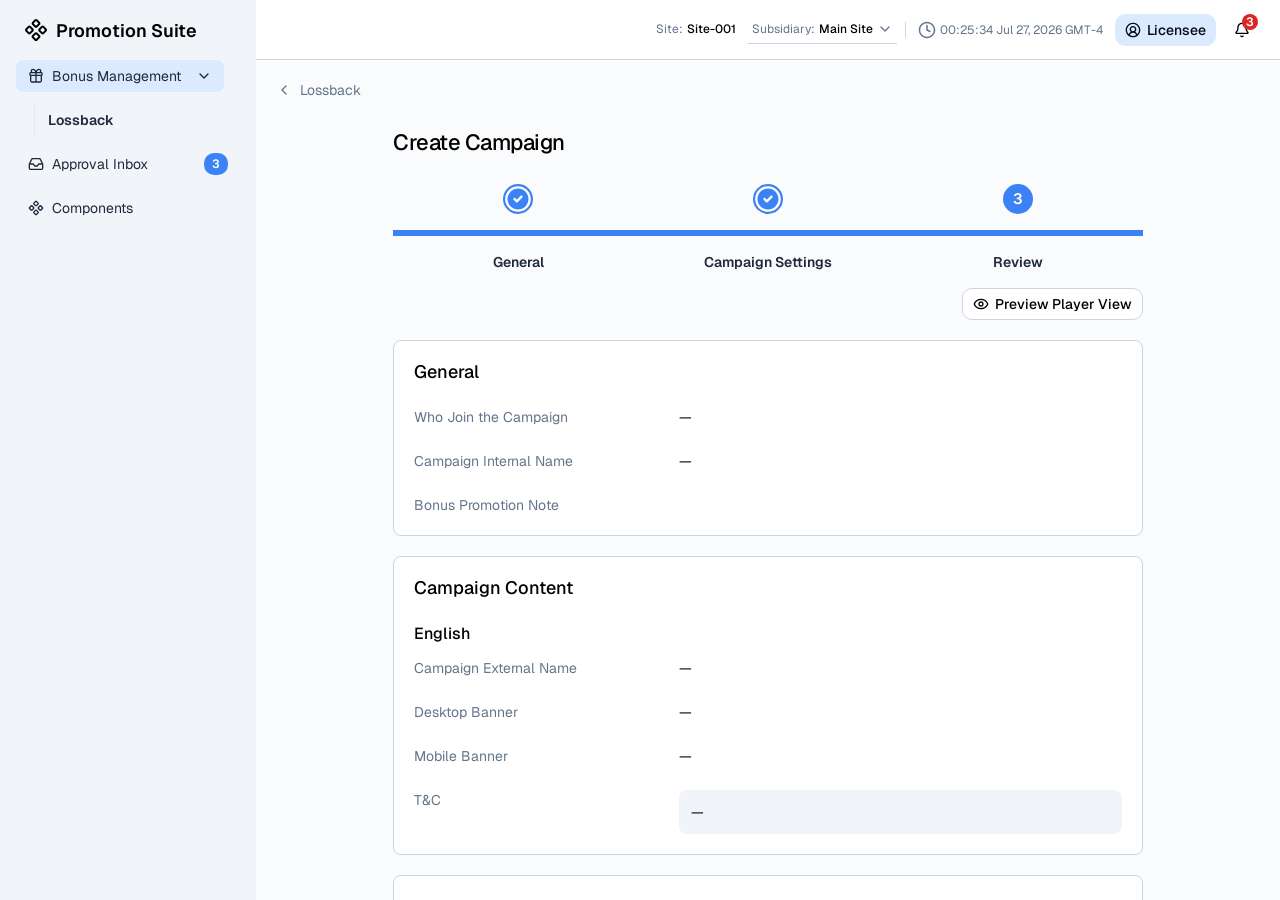
<file: create-bonus-step4.html>
<!DOCTYPE html>
<html lang="en">
<head>
<meta charset="utf-8" />
<title>Review — Create Bonus</title>
<!-- 2026-10-26: the wizard went from four steps to three. Review is now
     Step 3 (create-bonus-step3.html); this address only forwards old links. -->
<meta http-equiv="refresh" content="0; url=create-bonus-step3.html" />
</head>
<body>
<p>Review has moved to <a href="create-bonus-step3.html">Step 3</a>.</p>
</body>
</html>
</file>
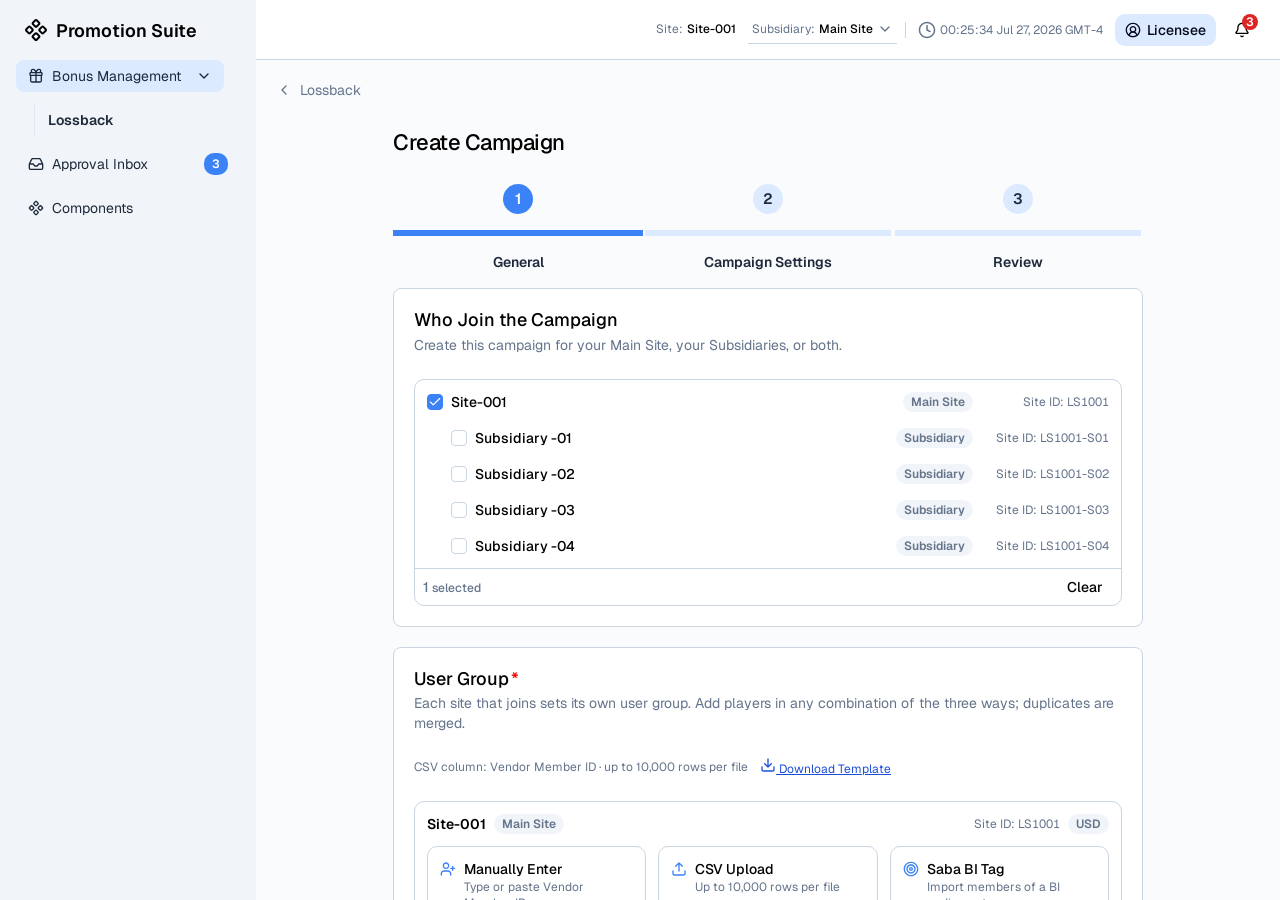
<file: create-bonus.html>
<!DOCTYPE html>
<html lang="en">
<head>
<meta charset="utf-8" />
<meta name="viewport" content="width=device-width, initial-scale=1" />
<title>Create Campaign — Lossback</title>
<link rel="preconnect" href="https://fonts.googleapis.com" />
<link rel="preconnect" href="https://fonts.gstatic.com" crossorigin />
<link href="https://fonts.googleapis.com/css2?family=Geist:wght@400;500;600&display=swap" rel="stylesheet" />
<link rel="stylesheet" href="css/tokens.css" />
<link rel="stylesheet" href="css/app.css" />
<link rel="stylesheet" href="css/notifications.css" />
<link rel="stylesheet" href="css/dialog.css" />
<link rel="stylesheet" href="css/calendar.css" />
<link rel="stylesheet" href="css/datetime-picker.css" />
<link rel="stylesheet" href="css/create-bonus.css" />
<link rel="stylesheet" href="css/toast.css" />
<link rel="stylesheet" href="css/campaign-settings.css" />
</head>
<body>
<div class="app">

  <aside class="sidebar" id="app-sidebar">
    <div class="sidebar__brand">
      <span class="icon icon--brand" aria-hidden="true"></span>
      <span class="sidebar__brand-name">Promotion Suite</span>
    </div>

    <nav class="sidebar__nav" aria-label="Main">
      <div class="nav-group">
        <button type="button" class="nav-item nav-item--active" aria-expanded="true">
          <span class="icon icon--gift" aria-hidden="true"></span>
          <span class="nav-item__label">Bonus Management</span>
          <span class="icon icon--chevron-down" aria-hidden="true"></span>
        </button>
        <div class="nav-sub">
          <a class="nav-sub-item nav-sub-item--active" href="index.html" aria-current="page">
            <span class="nav-sub-item__leaf" aria-hidden="true"></span>
            <span class="nav-sub-item__label">Lossback</span>
          </a>
        </div>
      </div>

      <a class="nav-item" href="approval-inbox.html">
        <span class="icon icon--inbox" aria-hidden="true"></span>
        <span class="nav-item__label">Approval Inbox</span>
        <span class="nav-badge">3</span>
      </a>

      <a class="nav-item" href="components.html">
        <span class="icon icon--brand-component" aria-hidden="true"></span>
        <span class="nav-item__label">Components</span>
      </a>
    </nav>
  </aside>

  <div class="sidebar-scrim" data-role="sidebar-scrim" hidden></div>

  <div class="app__main">
    <header class="topbar">
      <button type="button" class="icon-button sidebar-trigger" data-role="sidebar-trigger" aria-label="Toggle navigation" aria-expanded="false" aria-controls="app-sidebar">
        <span class="icon icon--panel-left" aria-hidden="true"></span>
      </button>
      <div class="topbar__time">
        <span class="icon icon--clock" aria-hidden="true"></span>
        <span>00:25:34 Jul 27, 2026 GMT-4</span>
      </div>
      <button type="button" class="chip">
        <span class="icon icon--user" aria-hidden="true"></span>
        Licensee
      </button>
      <div class="notification">
        <button type="button" class="icon-button" aria-label="Notifications">
          <span class="icon icon--bell" aria-hidden="true"></span>
        </button>
        <span class="notification__badge">99</span>
      </div>
    </header>

    <main class="app__content">
      <div class="wizard">

        <!-- The back link runs the full content width; the title, the steps
             and the cards sit in the 750 column centred beneath it. -->
        <div class="wizard__top">
          <a class="back-link" href="index.html" data-role="back-link">
            <span class="icon icon--chevron-left" aria-hidden="true"></span>
            Lossback
          </a>
        </div>

        <div class="wizard__column">
        <div class="wizard__head">
          <h1>Create Campaign</h1>
        </div>

        <ol class="steps" aria-label="Create Campaign steps">
          <li class="step step--current" aria-current="step">
            <span class="step__badge">1</span>
            <span class="step__bar"></span>
            <span class="step__label">General</span>
          </li>
          <li class="step">
            <span class="step__badge">2</span>
            <span class="step__bar"></span>
            <span class="step__label">Campaign Settings</span>
          </li>
          <li class="step">
            <span class="step__badge">3</span>
            <span class="step__bar"></span>
            <span class="step__label">Review</span>
          </li>
        </ol>

        <!-- Cards and the footer sit 20 apart inside their own block. -->
        <div class="wizard__body">

          <!-- Settings that went stale while the draft sat; filled by
               stale-check.js, which also decides whether an error belongs here
               or on this step's own field. -->
          <div data-role="stale-message" hidden></div>

        <form class="wizard__cards" novalidate data-role="form">

          <!-- Who join the campaign. What can be picked depends on who is
               signed in (top bar role + scope), drawn by create-bonus.js:
                 SABA (Oneworks)  one or more Licensees, any site or subsidiary
                 Main Site        itself and/or its Subsidiaries
                 Subsidiary       itself only, read-only -->
          <section class="card" aria-labelledby="participants-title">
            <div class="card__intro">
              <h2 class="card__title" id="participants-title">Who Join the Campaign</h2>
              <p class="field__description" data-role="participants-hint"></p>
            </div>
            <div class="field" data-field="participants">
              <div data-role="participants"></div>
            </div>
          </section>

          <!-- User Group: every Main Site and Subsidiary that joins has its own
               group (Manually Enter, CSV Upload or Saba BI Tag). Drawn per site
               by js/user-group.js from the sites ticked above. -->
          <section class="card" aria-labelledby="ug-title">
            <div class="card__intro">
              <h2 class="card__title" id="ug-title">User Group<span class="field__required" aria-hidden="true">*</span></h2>
              <p class="field__description">Each site that joins sets its own user group. Add players in any combination of the three ways; duplicates are merged.</p>
            </div>
            <div class="cs-note">
              <span>CSV column: Vendor Member ID · up to 10,000 rows per file</span>
              <button type="button" class="link-button" data-role="download-template">
                <span class="icon icon--download" aria-hidden="true"></span>
                Download Template
              </button>
              <input id="csv-file" type="file" accept=".csv" hidden />
            </div>
            <p class="inline-error" data-role="file-error" role="alert" hidden></p>
            <div class="ug-sites" data-role="user-groups"></div>
          </section>

          <section class="card" aria-labelledby="general-title">
            <h2 class="card__title" id="general-title">General</h2>

            <div class="field" data-field="promotion-name">
              <label class="field__label" for="promotion-name">
                Campaign Internal Name<span class="field__required" aria-hidden="true">*</span>
              </label>
              <p class="field__description">For internal identification only. Not shown to players.</p>
              <div class="control">
                <input id="promotion-name" name="promotion-name" type="text" placeholder="e.g. World Cup Free Bet" />
              </div>
            </div>

            <div class="field" data-field="note">
              <label class="field__label" for="note">Bonus Promotion Note</label>
              <p class="field__description">For internal reference only.</p>
              <textarea id="note" name="note" class="textarea" placeholder="e.g. Add notes or context for reference"></textarea>
            </div>
          </section>

          <!-- One block per language: External Name, Banner, T&C. English is
               always there; the rest come from Select Languages. -->
          <section class="card" aria-labelledby="content-title">
            <div class="card__intro">
              <h2 class="card__title" id="content-title">Campaign Content</h2>
              <p class="field__description">Shown to players. Every language added needs its own External Name and T&amp;C. Desktop and Mobile banners are optional.</p>
            </div>

            <div class="lang-blocks" data-role="language-fields"></div>

            <button type="button" class="button button--secondary button--small" data-role="open-languages">
              <span class="icon icon--plus" aria-hidden="true"></span>
              Select Languages
            </button>
          </section>

          <section class="card" aria-labelledby="promo-title">
            <div class="card__intro">
              <h2 class="card__title" id="promo-title">Promotion Page</h2>
              <p class="field__description">How the campaign is listed on the player-facing promotion page.</p>
            </div>

            <div class="field" data-field="promo-order">
              <label class="field__label" for="promo-order">
                Display Order<span class="field__required" aria-hidden="true">*</span>
              </label>
              <p class="field__description">A whole number from 1 to 99. 1 is listed first.</p>
              <div class="control control--order">
                <input id="promo-order" name="promo-order" type="text" inputmode="numeric" maxlength="2" placeholder="1–99" />
              </div>
            </div>

            <div class="field" data-field="promo-start">
              <label class="field__label" for="promo-start-date">
                Display Start Time<span class="field__required" aria-hidden="true">*</span>
              </label>
              <div class="datetime">
                <div class="control">
                  <input id="promo-start-date" type="text" placeholder="Select date" data-role="date" />
                  <span class="icon icon--calendar" aria-hidden="true"></span>
                </div>
                <div class="datetime__half">
                  <div class="control control--time">
                    <input id="promo-start-time" type="text" placeholder="--:--" maxlength="5" data-role="time" />
                  </div>
                  <span class="datetime__zone">(GMT-4)</span>
                </div>
              </div>
            </div>

            <div class="field" data-field="promo-end">
              <label class="field__label" for="promo-end-date">
                Display End Time<span class="field__required" aria-hidden="true">*</span>
              </label>
              <div class="datetime">
                <div class="control">
                  <input id="promo-end-date" type="text" placeholder="Select date" data-role="date" />
                  <span class="icon icon--calendar" aria-hidden="true"></span>
                </div>
                <div class="datetime__half">
                  <div class="control control--time">
                    <input id="promo-end-time" type="text" placeholder="--:--" maxlength="5" data-role="time" />
                  </div>
                  <span class="datetime__zone">(GMT-4)</span>
                </div>
              </div>
            </div>
          </section>
        </form>

        <div class="wizard__footer">
          <button type="button" class="button button--outline" data-role="cancel">Cancel</button>
          <div class="wizard__actions">
            <button type="button" class="button button--outline" data-role="save-draft">Save Draft</button>
            <button type="button" class="button button--primary" data-role="next">Next</button>
          </div>
        </div>
        </div>
        </div>

      </div>
    </main>
  </div>
</div>

<div class="backdrop" data-role="languages-dialog" hidden>
  <div class="dialog dialog--languages" role="dialog" aria-modal="true" aria-labelledby="languages-title">
    <div class="dialog__header">
      <h2 class="dialog__title" id="languages-title">Select Languages</h2>
      <button type="button" class="dialog__close" data-role="close-languages" aria-label="Close">
        <span class="icon icon--x" aria-hidden="true"></span>
      </button>
    </div>

    <div class="dialog__body">
      <div class="option-list" data-role="language-options"></div>
    </div>

    <div class="dialog__footer">
      <div class="dialog__footer-lead">
        <span class="selected-count"><strong data-role="selected-count">0</strong> selected</span>
        <button type="button" class="button button--ghost" data-role="clear-languages" disabled>Clear</button>
      </div>
      <button type="button" class="button button--primary" data-role="add-languages" disabled>Add</button>
    </div>
  </div>
</div>

<!-- Manually Enter (for the site whose block opened it) -->
<div class="backdrop" data-role="manual-dialog" hidden>
  <div class="dialog cs-dialog" role="dialog" aria-modal="true" aria-labelledby="manual-title">
    <div class="dialog__header">
      <h2 class="dialog__title" id="manual-title">Manually Enter</h2>
      <button type="button" class="dialog__close" data-role="close-manual" aria-label="Close">
        <span class="icon icon--x" aria-hidden="true"></span>
      </button>
    </div>
    <div class="dialog__body cs-dialog__body">
      <p class="field__description">Adding to: <strong data-role="manual-site"></strong></p>
      <div class="field">
        <label class="field__label" for="manual-ids">Vendor Member IDs</label>
        <p class="field__description">One per line, or separated by commas or spaces. Up to 500 at a time. Only members of this site are accepted.</p>
        <textarea id="manual-ids" class="textarea cs-dialog__textarea" placeholder="e.g. M1001-001&#10;M1001-002"></textarea>
        <p class="field__message" data-role="manual-count">0 IDs</p>
      </div>
      <div class="cs-issues" data-role="manual-issues" hidden></div>
    </div>
    <div class="dialog__footer dialog__footer--end">
      <button type="button" class="button button--outline" data-role="cancel-manual">Cancel</button>
      <button type="button" class="button button--primary" data-role="save-manual" disabled>Add</button>
    </div>
  </div>
</div>

<!-- CSV preview -->
<div class="backdrop" data-role="csv-dialog" hidden>
  <div class="dialog cs-dialog cs-dialog--wide" role="dialog" aria-modal="true" aria-labelledby="csv-title">
    <div class="dialog__header">
      <h2 class="dialog__title" id="csv-title">Import Preview</h2>
      <button type="button" class="dialog__close" data-role="close-csv" aria-label="Close">
        <span class="icon icon--x" aria-hidden="true"></span>
      </button>
    </div>
    <div class="dialog__body cs-dialog__body">
      <div class="cs-summary" data-role="csv-summary"></div>
      <div class="cs-table cs-table--csv cs-table--csv3">
        <div class="cs-table__head">
          <span>Row</span>
          <span>Vendor Member ID</span>
          <span>Result</span>
        </div>
        <div class="cs-table__body cs-table__body--scroll" data-role="csv-rows"></div>
      </div>
    </div>
    <div class="dialog__footer dialog__footer--end">
      <button type="button" class="button button--outline" data-role="cancel-csv">Cancel</button>
      <button type="button" class="button button--primary" data-role="confirm-csv">Import</button>
    </div>
  </div>
</div>

<!-- Saba BI Tag -->
<div class="backdrop" data-role="bi-dialog" hidden>
  <div class="dialog cs-dialog cs-dialog--wide" role="dialog" aria-modal="true" aria-labelledby="bi-title">
    <div class="dialog__header">
      <h2 class="dialog__title" id="bi-title">Import from Saba BI Tag</h2>
      <button type="button" class="dialog__close" data-role="close-bi" aria-label="Close">
        <span class="icon icon--x" aria-hidden="true"></span>
      </button>
    </div>
    <div class="dialog__body cs-dialog__body">
      <p class="field__description" data-role="bi-site"></p>
      <div class="input">
        <span class="icon icon--search" aria-hidden="true"></span>
        <input type="text" placeholder="Search tag name or ID" data-role="bi-search" />
      </div>
      <div class="cs-table cs-table--bi">
        <div class="cs-table__head">
          <span></span>
          <span>Tag</span>
          <span>Updated</span>
          <span>Members in this site</span>
        </div>
        <div class="cs-table__body" data-role="bi-rows"></div>
      </div>
    </div>
    <div class="dialog__footer">
      <div class="dialog__footer-lead">
        <span class="selected-count"><strong data-role="bi-count">0</strong> members selected</span>
      </div>
      <button type="button" class="button button--outline" data-role="cancel-bi">Cancel</button>
      <button type="button" class="button button--primary" data-role="confirm-bi" disabled>Import</button>
    </div>
  </div>
</div>

<!-- Delete members -->
<div class="backdrop" data-role="delete-dialog" hidden>
  <div class="dialog dialog--alert" role="alertdialog" aria-modal="true" aria-labelledby="delete-title" aria-describedby="delete-text">
    <div class="dialog__body alert-dialog__body">
      <span class="alert-dialog__mark alert-dialog__mark--warning" aria-hidden="true">
        <span class="icon icon--triangle-alert"></span>
      </span>
      <h2 class="alert-dialog__title" id="delete-title">Delete players?</h2>
      <p class="alert-dialog__text" id="delete-text" data-role="delete-text"></p>
    </div>
    <div class="dialog__footer alert-dialog__footer">
      <button type="button" class="button button--outline" data-role="cancel-delete">Cancel</button>
      <button type="button" class="button button--destructive-soft" data-role="confirm-delete">Delete</button>
    </div>
  </div>
</div>

<div class="toast-stack" data-role="toasts"></div>

<div class="backdrop" data-role="leave-dialog" hidden>
  <div class="dialog dialog--alert" role="alertdialog" aria-modal="true" aria-labelledby="leave-title" aria-describedby="leave-text">
    <div class="dialog__body alert-dialog__body">
      <span class="alert-dialog__mark alert-dialog__mark--warning" aria-hidden="true">
        <span class="icon icon--triangle-alert"></span>
      </span>
      <h2 class="alert-dialog__title" id="leave-title">Leave this page?</h2>
      <p class="alert-dialog__text" id="leave-text">Your unsaved changes will be lost.</p>
    </div>
    <div class="dialog__footer alert-dialog__footer">
      <button type="button" class="button button--outline" data-role="keep-editing">Keep Editing</button>
      <button type="button" class="button button--destructive-soft" data-role="leave">Leave</button>
    </div>
  </div>
</div>

<script src="js/role.js"></script>
<script src="js/wizard-state.js"></script>
<script src="js/campaign-data.js"></script>
<script src="js/datetime-picker.js"></script>
<script src="js/search-highlight.js"></script>
<script src="js/stale-check.js"></script>
<script src="js/user-group.js"></script>
<script src="js/create-bonus.js"></script>
<script src="js/notifications.js"></script>
<script src="js/sidebar.js"></script>
<script src="js/steps.js"></script>
</body>
</html>
</file>
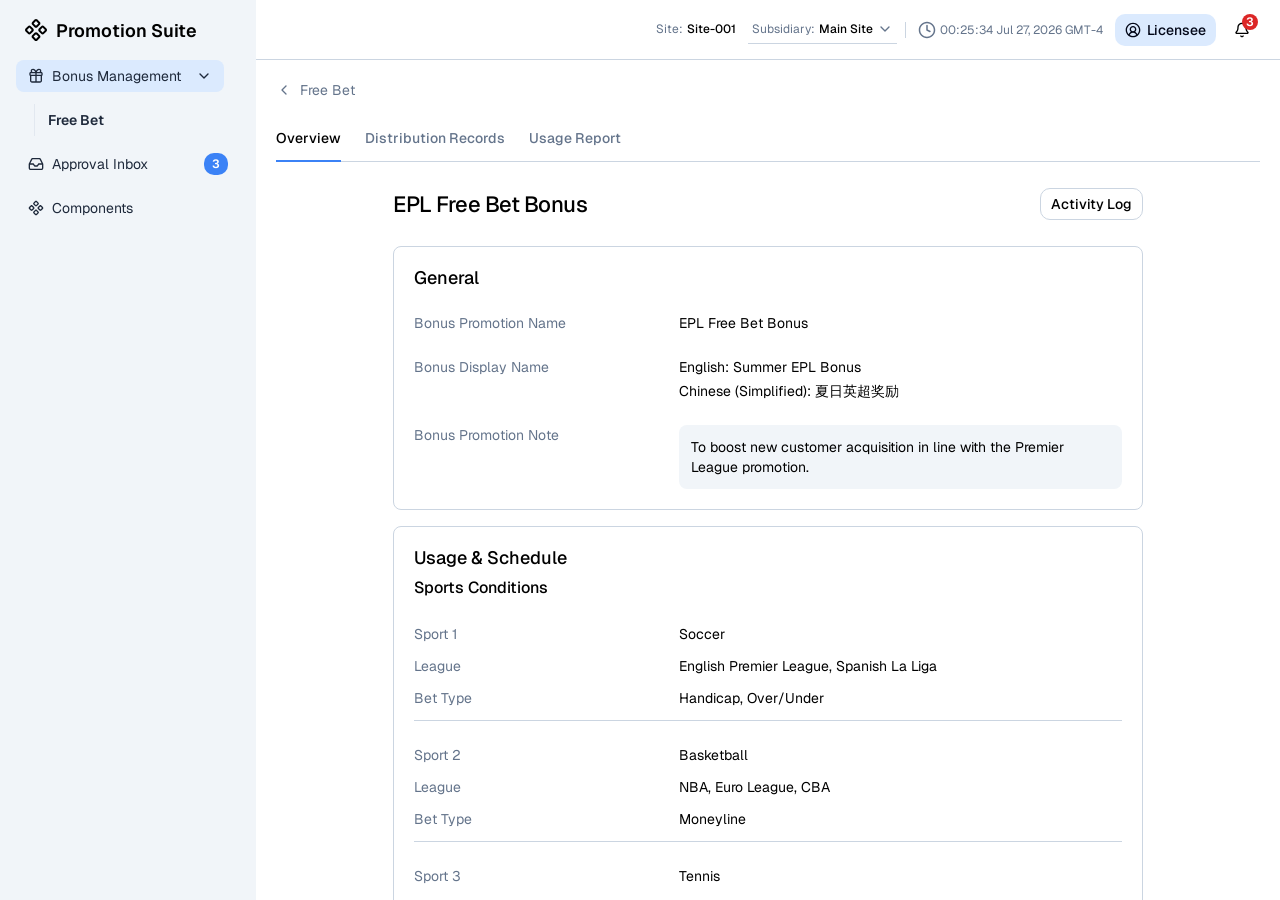
<file: detail.html>
<!DOCTYPE html>
<html lang="en">
<head>
<meta charset="utf-8" />
<meta name="viewport" content="width=device-width, initial-scale=1" />
<title>Bonus Detail — Free Bet</title>
<link rel="preconnect" href="https://fonts.googleapis.com" />
<link rel="preconnect" href="https://fonts.gstatic.com" crossorigin />
<link href="https://fonts.googleapis.com/css2?family=Geist:wght@400;500;600&display=swap" rel="stylesheet" />
<link rel="stylesheet" href="css/tokens.css" />
<link rel="stylesheet" href="css/app.css" />
<link rel="stylesheet" href="css/notifications.css" />
<link rel="stylesheet" href="css/detail.css" />
<link rel="stylesheet" href="css/dialog.css" />
<link rel="stylesheet" href="css/activity-log.css" />
<link rel="stylesheet" href="css/preview-dialog.css" />
<link rel="stylesheet" href="css/toast.css" />
</head>
<body>
<div class="app">

  <aside class="sidebar" id="app-sidebar">
    <div class="sidebar__brand">
      <span class="icon icon--brand" aria-hidden="true"></span>
      <span class="sidebar__brand-name">Promotion Suite</span>
    </div>

    <nav class="sidebar__nav" aria-label="Main">
      <div class="nav-group">
        <button type="button" class="nav-item nav-item--active" aria-expanded="true">
          <span class="icon icon--gift" aria-hidden="true"></span>
          <span class="nav-item__label">Bonus Management</span>
          <span class="icon icon--chevron-down" aria-hidden="true"></span>
        </button>
        <div class="nav-sub">
          <a class="nav-sub-item nav-sub-item--active" href="index.html" aria-current="page">
            <span class="nav-sub-item__leaf" aria-hidden="true"></span>
            <span class="nav-sub-item__label">Free Bet</span>
          </a>
        </div>
      </div>

      <a class="nav-item" href="approval-inbox.html">
        <span class="icon icon--inbox" aria-hidden="true"></span>
        <span class="nav-item__label">Approval Inbox</span>
        <span class="nav-badge">3</span>
      </a>

      <a class="nav-item" href="components.html">
        <span class="icon icon--brand-component" aria-hidden="true"></span>
        <span class="nav-item__label">Components</span>
      </a>
    </nav>
  </aside>

  <div class="sidebar-scrim" data-role="sidebar-scrim" hidden></div>

  <div class="app__main">
    <header class="topbar">
      <button type="button" class="icon-button sidebar-trigger" data-role="sidebar-trigger" aria-label="Toggle navigation" aria-expanded="false" aria-controls="app-sidebar">
        <span class="icon icon--panel-left" aria-hidden="true"></span>
      </button>
      <div class="topbar__time">
        <span class="icon icon--clock" aria-hidden="true"></span>
        <span>00:25:34 Jul 27, 2026 GMT-4</span>
      </div>
      <button type="button" class="chip">
        <span class="icon icon--user" aria-hidden="true"></span>
        Licensee
      </button>
      <div class="notification">
        <button type="button" class="icon-button" aria-label="Notifications">
          <span class="icon icon--bell" aria-hidden="true"></span>
        </button>
        <span class="notification__badge">99</span>
      </div>
    </header>

    <main class="app__content">
      <div class="detail">

        <!-- The back link, the tabs and the rule run the full content width;
             only the title and the cards sit in the 750 column. -->
        <div class="detail__top">
          <a class="back-link" href="index.html" data-role="back-link">
            <span class="icon icon--chevron-left" aria-hidden="true"></span>
            <span data-role="back-label">Free Bet</span>
          </a>

          <nav class="tabs" aria-label="Bonus sections">
            <a class="tab tab--active" href="#" aria-current="page"><span class="tab__label">Overview</span></a>
            <a class="tab" href="distribution-records.html" data-role="tab-extra" hidden><span class="tab__label">Distribution Records</span></a>
            <a class="tab" href="usage-report.html" data-role="tab-extra" hidden><span class="tab__label">Usage Report</span></a>
          </nav>
        </div>

        <div class="detail__column">
        <div class="detail__head">
          <h1>EPL Free Bet Bonus</h1>
          <button type="button" class="button button--outline" data-role="open-activity-log">Activity Log</button>
          <a class="button button--primary" href="create-bonus.html" data-role="edit" hidden>Edit</a>
          <button type="button" class="button button--outline" data-role="open-preview" hidden>
            <span class="icon icon--eye" aria-hidden="true"></span>
            Preview Player View
          </button>
        </div>

        <p class="detail__submitted" data-role="submitted-meta" hidden></p>

        <!-- Shown while the promotion sits in Rejected; it clears once the
             promotion is submitted again. -->
        <div class="alert alert--destructive alert--page" data-role="reject-banner" hidden>
          <span class="icon icon--circle-alert" data-role="banner-icon" aria-hidden="true"></span>
          <div class="alert__content">
            <p class="alert__title" data-role="banner-title">Rejected</p>
            <p class="alert__text" data-role="reject-reason"></p>
          </div>
        </div>

        <section class="card card--review" aria-labelledby="card-general">
          <h2 class="card__title" id="card-general">General</h2>
          <div class="list-area">
            <div class="list">
              <p class="list__label">Bonus Promotion Name</p>
              <div class="list__value">
                <p>EPL Free Bet Bonus</p>
              </div>
            </div>
            <div class="list">
              <p class="list__label">Bonus Display Name</p>
              <div class="list__value">
                <p>English: Summer EPL Bonus</p>
                <p>Chinese (Simplified): 夏日英超奖励</p>
              </div>
            </div>
            <div class="list" data-role="licensee-pt" hidden>
              <p class="list__label">Licensee PT</p>
              <div class="list__value">
                <p>100%</p>
              </div>
            </div>
            <div class="list">
              <p class="list__label">Bonus Promotion Note</p>
              <div class="list__value" data-value="note" data-optional="true">
                <p class="note">To boost new customer acquisition in line with the Premier League promotion.</p>
              </div>
            </div>
          </div>
        </section>

        <section class="card card--review" aria-labelledby="card-usage">
          <div class="card__head">
            <h2 class="card__title" id="card-usage">Usage &amp; Schedule</h2>
            <h3 class="card__subtitle">Sports Conditions</h3>
          </div>

          <div class="sport-groups" data-role="sports">
            <div class="list-area list-area--tight">
              <div class="list">
                <p class="list__label">Sport 1</p>
                <div class="list__value"><p>Soccer</p></div>
              </div>
              <div class="list">
                <p class="list__label">League</p>
                <div class="list__value"><p>English Premier League, Spanish La Liga</p></div>
              </div>
              <div class="list">
                <p class="list__label">Bet Type</p>
                <div class="list__value"><p>Handicap, Over/Under</p></div>
              </div>
              <hr class="separator" />
            </div>
            <div class="list-area list-area--tight">
              <div class="list">
                <p class="list__label">Sport 2</p>
                <div class="list__value"><p>Basketball</p></div>
              </div>
              <div class="list">
                <p class="list__label">League</p>
                <div class="list__value"><p>NBA, Euro League, CBA</p></div>
              </div>
              <div class="list">
                <p class="list__label">Bet Type</p>
                <div class="list__value"><p>Moneyline</p></div>
              </div>
              <hr class="separator" />
            </div>
            <div class="list-area list-area--tight">
              <div class="list">
                <p class="list__label">Sport 3</p>
                <div class="list__value"><p>Tennis</p></div>
              </div>
              <div class="list">
                <p class="list__label">League</p>
                <div class="list__value"><p>All leagues</p></div>
              </div>
              <div class="list">
                <p class="list__label">Bet Type</p>
                <div class="list__value"><p>All bet types</p></div>
              </div>
              <hr class="separator" />
            </div>
          </div>

          <h3 class="card__subtitle">Odds Range</h3>
          <div class="list-area">
            <div class="list">
              <p class="list__label">Min Odds</p>
              <div class="list__value"><p>1.5<span class="unit">(DEC)</span></p></div>
            </div>
            <div class="list">
              <p class="list__label">Max Odds</p>
              <div class="list__value"><p>No limit</p></div>
            </div>
          </div>

          <h3 class="card__subtitle">Distribution Schedule</h3>
          <div class="list-area">
            <div class="list">
              <p class="list__label">Distribution Date</p>
              <div class="list__value" data-value="distribution-date"><p>2026/07/16 10:00 (GMT-4)</p></div>
            </div>
          </div>

          <h3 class="card__subtitle">Validity Period</h3>
          <div class="list-area">
            <div class="list">
              <p class="list__label">Effective Date</p>
              <div class="list__value" data-value="effective-date"><p>2026/08/16 10:00 (GMT-4)</p></div>
            </div>
            <div class="list">
              <p class="list__label">Expiry Date</p>
              <div class="list__value" data-value="expiry-date"><p>2026/09/16 10:00 (GMT-4)</p></div>
            </div>
          </div>
        </section>

        <section class="card card--review" aria-labelledby="card-recipients">
          <h2 class="card__title" id="card-recipients">Recipients</h2>
          <div class="list-area">
            <div class="list">
              <p class="list__label">Total Recipients</p>
              <div class="list__value" data-value="total-recipients"><p>1,000</p></div>
            </div>
            <div class="list">
              <p class="list__label">Total Quantity</p>
              <div class="list__value" data-value="total-quantity"><p>1,000</p></div>
            </div>
            <div class="list">
              <p class="list__label">Total Denomination</p>
              <div class="list__value" data-value="total-denomination">
                <p class="denomination">
                  <span class="currency">USD</span>
                  <span>5</span><span>x</span><span>100</span><span>=</span><span>500</span>
                </p>
                <p class="denomination">
                  <span class="currency">IDR</span>
                  <span>10</span><span>x</span><span>200</span><span>=</span><span>2,000</span>
                </p>
              </div>
            </div>
            <div class="list">
              <p class="list__label">Recipients List</p>
              <div class="list__value" data-value="recipients-list">
                <a class="blue-link" href="#">EPL_Free_Bet_Bonus_recipients_list.csv</a>
              </div>
            </div>
          </div>
        </section>

        <div class="detail__footer" data-role="submit-row" hidden>
          <button type="button" class="button button--primary" data-role="submit">Submit for Approval</button>
        </div>

        <!-- Reject stays available even once the promotion has expired: the UX
             says rejecting is how an expired submission leaves Pending Review. -->
        <div class="detail__footer" data-role="review-actions" hidden>
          <button type="button" class="button button--outline" data-role="reject">Reject</button>
          <button type="button" class="button button--primary" data-role="approve">Approve</button>
        </div>
        </div>

      </div>
    </main>
  </div>
</div>

<div class="backdrop" data-role="preview-dialog" hidden>
  <div class="dialog dialog--preview" role="dialog" aria-modal="true" aria-labelledby="preview-title">
    <div class="dialog__header">
      <h2 class="dialog__title" id="preview-title">Preview Player View</h2>
      <button type="button" class="dialog__close" data-role="close-preview" aria-label="Close">
        <span class="icon icon--x" aria-hidden="true"></span>
      </button>
    </div>

    <!-- The tabs are Button - Nova: the selected one is Primary and the other
         Outline, so switching tabs swaps those two classes. -->
    <div class="preview__tabs" role="tablist">
      <button type="button" class="button button--primary preview__tab" role="tab" aria-selected="true" data-tab="distribution">Distribution Pop-up</button>
      <button type="button" class="button button--outline preview__tab" role="tab" aria-selected="false" data-tab="voucher">Voucher Information</button>
    </div>

    <!-- The player-facing screens live in the player app's own design file. The
         UI design drops its 360x640 mock in here instead of respecifying them,
         so this preview only indicates what the player sees. -->
    <div class="dialog__body preview__body">
      <img class="phone" data-panel="distribution" src="img/preview-distribution-popup.jpg" width="360" height="640" alt="Player view of the distribution pop-up" />
      <img class="phone" data-panel="voucher" src="img/preview-voucher-information.jpg" width="360" height="640" alt="Player view of the voucher information screen" hidden />
    </div>
  </div>
</div>

<!-- Rejecting needs a reason, so it is a form dialog rather than a plain
     confirm; Reject stays disabled until one is written. -->
<div class="backdrop" data-role="reject-dialog" hidden>
  <div class="dialog dialog--reject" role="dialog" aria-modal="true" aria-labelledby="reject-title">
    <div class="dialog__header">
      <h2 class="dialog__title" id="reject-title">Reject Promotion</h2>
      <button type="button" class="dialog__close" data-role="close-reject" aria-label="Close">
        <span class="icon icon--x" aria-hidden="true"></span>
      </button>
    </div>

    <div class="dialog__body">
      <div class="field">
        <label class="field__label" for="reject-reason-input">
          Reason for rejection<span class="field__required" aria-hidden="true">*</span>
        </label>
        <textarea id="reject-reason-input" class="textarea" maxlength="200"
          placeholder="Enter a reason for rejecting this promotion" data-role="reason"></textarea>
        <p class="field__counter" data-role="reason-counter">0/200</p>
      </div>
    </div>

    <div class="dialog__footer dialog__footer--end">
      <button type="button" class="button button--outline" data-role="cancel-reject">Cancel</button>
      <button type="button" class="button button--destructive" data-role="confirm-reject" disabled>Reject</button>
    </div>
  </div>
</div>

<div class="backdrop" data-role="approve-dialog" hidden>
  <div class="dialog dialog--alert" role="alertdialog" aria-modal="true" aria-labelledby="approve-title" aria-describedby="approve-text">
    <div class="dialog__body alert-dialog__body">
      <span class="alert-dialog__mark alert-dialog__mark--success" aria-hidden="true">
        <span class="icon icon--file-check"></span>
      </span>
      <h2 class="alert-dialog__title" id="approve-title">Approve Promotion?</h2>
      <p class="alert-dialog__text" id="approve-text">This promotion will be approved and scheduled for distribution.</p>
    </div>
    <div class="dialog__footer alert-dialog__footer">
      <button type="button" class="button button--outline" data-role="cancel-approve">Cancel</button>
      <button type="button" class="button button--primary" data-role="confirm-approve">Approve</button>
    </div>
  </div>
</div>

<div class="toast-stack" data-role="toasts"></div>

<script src="js/role.js"></script>
<script src="js/detail.js"></script>
<script src="js/activity-log.js"></script>
<script src="js/notifications.js"></script>
<script src="js/sidebar.js"></script>
</body>
</html>
</file>
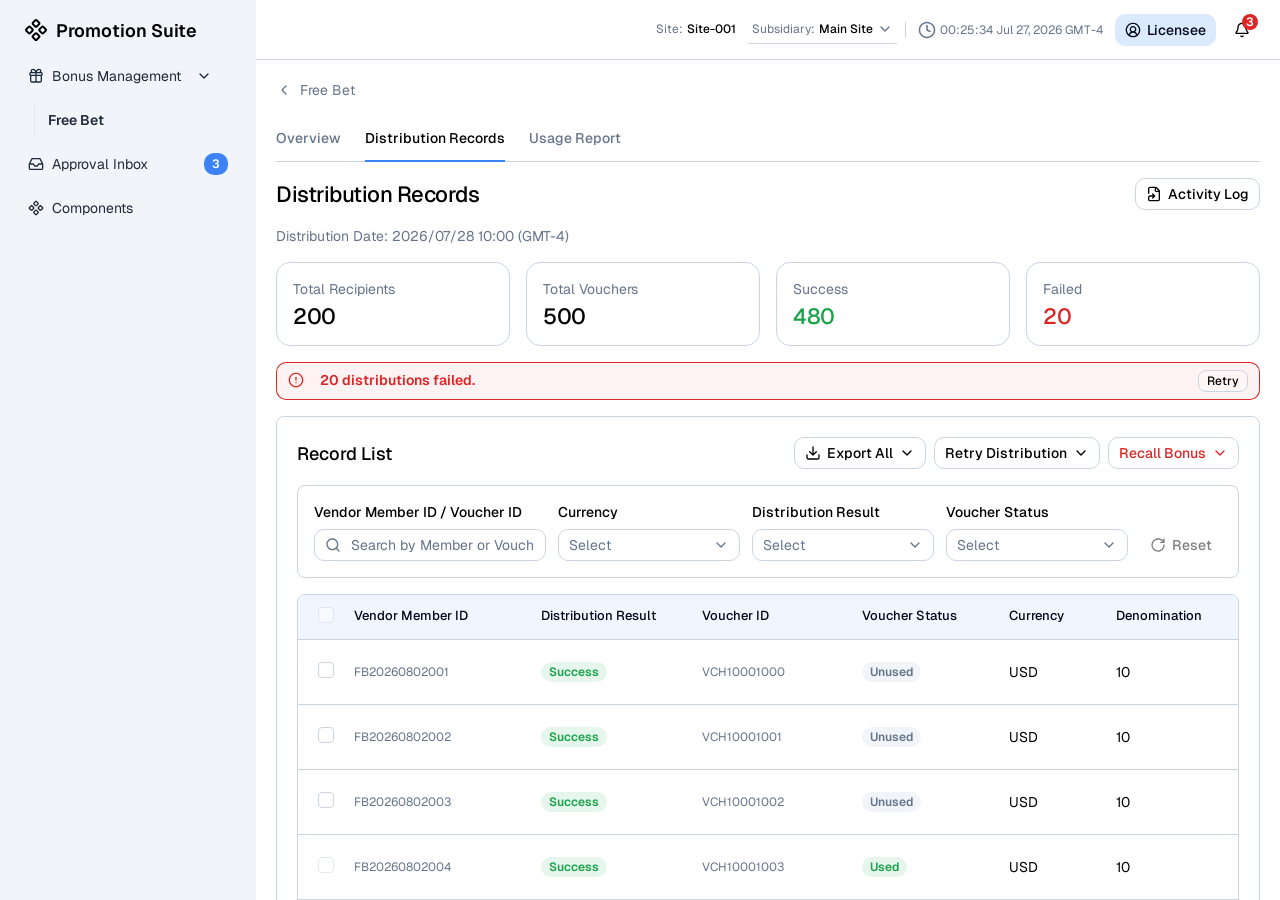
<file: distribution-records.html>
<!DOCTYPE html>
<html lang="en">
<head>
<meta charset="utf-8" />
<meta name="viewport" content="width=device-width, initial-scale=1" />
<title>Distribution Records — Free Bet</title>
<link rel="preconnect" href="https://fonts.googleapis.com" />
<link rel="preconnect" href="https://fonts.gstatic.com" crossorigin />
<link href="https://fonts.googleapis.com/css2?family=Geist:wght@400;500;600&display=swap" rel="stylesheet" />
<link rel="stylesheet" href="css/tokens.css" />
<link rel="stylesheet" href="css/app.css" />
<link rel="stylesheet" href="css/notifications.css" />
<link rel="stylesheet" href="css/detail.css" />
<link rel="stylesheet" href="css/dialog.css" />
<link rel="stylesheet" href="css/activity-log.css" />
<link rel="stylesheet" href="css/toast.css" />
<link rel="stylesheet" href="css/distribution-records.css" />
</head>
<body>
<div class="app">

  <aside class="sidebar" id="app-sidebar">
    <div class="sidebar__brand">
      <span class="icon icon--brand" aria-hidden="true"></span>
      <span class="sidebar__brand-name">Promotion Suite</span>
    </div>

    <nav class="sidebar__nav" aria-label="Main">
      <div class="nav-group">
        <a class="nav-item" href="index.html">
          <span class="icon icon--gift" aria-hidden="true"></span>
          <span class="nav-item__label">Bonus Management</span>
          <span class="icon icon--chevron-down" aria-hidden="true"></span>
        </a>
        <div class="nav-sub">
          <a class="nav-sub-item nav-sub-item--active" href="index.html" aria-current="page">
            <span class="nav-sub-item__leaf" aria-hidden="true"></span>
            <span class="nav-sub-item__label">Free Bet</span>
          </a>
        </div>
      </div>

      <a class="nav-item" href="approval-inbox.html">
        <span class="icon icon--inbox" aria-hidden="true"></span>
        <span class="nav-item__label">Approval Inbox</span>
        <span class="nav-badge">3</span>
      </a>

      <a class="nav-item" href="components.html">
        <span class="icon icon--brand-component" aria-hidden="true"></span>
        <span class="nav-item__label">Components</span>
      </a>
    </nav>
  </aside>

  <div class="sidebar-scrim" data-role="sidebar-scrim" hidden></div>

  <div class="app__main">
    <header class="topbar">
      <button type="button" class="icon-button sidebar-trigger" data-role="sidebar-trigger" aria-label="Toggle navigation" aria-expanded="false" aria-controls="app-sidebar">
        <span class="icon icon--panel-left" aria-hidden="true"></span>
      </button>
      <div class="topbar__time">
        <span class="icon icon--clock" aria-hidden="true"></span>
        <span>00:25:34 Jul 27, 2026 GMT-4</span>
      </div>
      <button type="button" class="chip">
        <span class="icon icon--user" aria-hidden="true"></span>
        Licensee
      </button>
      <div class="notification">
        <button type="button" class="icon-button" aria-label="Notifications">
          <span class="icon icon--bell" aria-hidden="true"></span>
        </button>
        <span class="notification__badge">3</span>
      </div>
    </header>

    <main class="app__content">
      <div class="detail">

        <!-- Same as the Bonus Detail page: the back link, the tabs and the rule
             run the full content width; only the page's own content sits in the
             column below. -->
        <div class="detail__top">
          <a class="back-link" href="index.html">
            <span class="icon icon--chevron-left" aria-hidden="true"></span>
            Free Bet
          </a>

          <nav class="tabs" aria-label="Bonus promotion sections">
            <a class="tab" href="detail.html?status=distributed">
              <span class="tab__label">Overview</span>
            </a>
            <a class="tab tab--active" href="#" aria-current="page">
              <span class="tab__label">Distribution Records</span>
            </a>
            <a class="tab" href="usage-report.html">
              <span class="tab__label">Usage Report</span>
            </a>
          </nav>
        </div>

        <div class="records__column">

          <!-- The page's own heading sits under the tabs with the log beside it;
               Export as CSV belongs to the Record List, not here (4606:33052). -->
          <div class="page-head">
            <div class="page-head__title">
              <div class="page-head__heading">
                <h1>Distribution Records</h1>
              </div>
            </div>
            <div class="records__actions">
              <button type="button" class="button button--outline" data-role="open-activity-log">
                <span class="icon icon--file-symlink" aria-hidden="true"></span>
                Activity Log
              </button>
            </div>
          </div>

          <p class="records__date">Distribution Date: 2026/07/28 10:00 (GMT-4)</p>

          <!-- Summary. Recalled is a dynamic cell: it appears only once a recall
               has succeeded, and Failed carries Retry All while anything is
               still failed. -->
          <section class="summary" aria-label="Distribution summary">
            <div class="summary__item">
              <p class="summary__label">Total Recipients</p>
              <p class="summary__value" data-role="total-recipients">200</p>
            </div>
            <div class="summary__item">
              <p class="summary__label">Total Vouchers</p>
              <p class="summary__value" data-role="total-vouchers">500</p>
            </div>
            <div class="summary__item">
              <p class="summary__label">Success</p>
              <p class="summary__value summary__value--success" data-role="total-success">480</p>
            </div>
            <div class="summary__item">
              <p class="summary__label">Failed</p>
              <p class="summary__value summary__value--failed" data-role="total-failed">20</p>
            </div>
            <div class="summary__item" data-role="recalled-item" hidden>
              <p class="summary__label">Recalled</p>
              <p class="summary__value" data-role="total-recalled">0</p>
            </div>
          </section>

          <!-- Two alert bars, each judged on its own: Retry above Recall when
               both are up (4606:33754). Their CTAs work on the whole list, not
               on the filtered view. -->
          <div class="alert alert--destructive alert--page" data-role="retry-alert" hidden>
            <span class="icon icon--circle-alert" aria-hidden="true" data-role="retry-alert-icon"></span>
            <span class="alert__spinner" aria-hidden="true" data-role="retry-alert-spinner" hidden></span>
            <div class="alert__content">
              <p class="alert__title" data-role="retry-alert-text">0 distributions failed.</p>
            </div>
            <button type="button" class="button button--outline button--xs" data-role="alert-retry">Retry</button>
          </div>

          <div class="alert alert--destructive alert--page" data-role="recall-alert" hidden>
            <span class="icon icon--circle-alert" aria-hidden="true" data-role="recall-alert-icon"></span>
            <span class="alert__spinner" aria-hidden="true" data-role="recall-alert-spinner" hidden></span>
            <div class="alert__content">
              <p class="alert__title" data-role="recall-alert-text">0 bonus recalls failed.</p>
            </div>
            <button type="button" class="button button--outline button--xs" data-role="alert-recall">Recall</button>
          </div>

          <section class="card records__list">
            <div class="card__head records__list-head">
              <h2 class="card__title">Record List</h2>
              <!-- Three menu buttons. Whether a button shows at all is judged on
                   the whole list; whether it is enabled is judged on what the
                   filters currently show, plus what is ticked (4895:144385). -->
              <div class="records__list-actions">
                <div class="batch-action" data-role="export">
                  <button type="button" class="button button--outline" data-role="export-trigger" aria-haspopup="menu" aria-expanded="false">
                    <span class="icon icon--download" aria-hidden="true"></span>
                    Export All
                    <span class="icon icon--chevron-down" aria-hidden="true"></span>
                  </button>
                  <div class="batch-action__menu" data-role="export-menu" role="menu" hidden>
                    <button type="button" class="batch-action__item" role="menuitem" data-role="export-all">All records</button>
                    <button type="button" class="batch-action__item" role="menuitem" data-role="export-filtered">Filtered results</button>
                  </div>
                </div>

                <div class="batch-action" data-role="retry-menu-wrap" hidden>
                  <button type="button" class="button button--outline" data-role="retry-trigger" aria-haspopup="menu" aria-expanded="false">
                    Retry Distribution
                    <span class="icon icon--chevron-down" aria-hidden="true"></span>
                  </button>
                  <div class="batch-action__menu" data-role="retry-menu" role="menu" hidden>
                    <button type="button" class="batch-action__item" role="menuitem" data-role="retry-all">Retry all failed</button>
                    <button type="button" class="batch-action__item" role="menuitem" data-role="retry-selected">Retry selected</button>
                  </div>
                </div>

                <div class="batch-action" data-role="recall-menu-wrap" hidden>
                  <button type="button" class="button button--outline button--destructive-text" data-role="recall-trigger" aria-haspopup="menu" aria-expanded="false">
                    Recall Bonus
                    <span class="icon icon--chevron-down" aria-hidden="true"></span>
                  </button>
                  <div class="batch-action__menu" data-role="recall-menu" role="menu" hidden>
                    <button type="button" class="batch-action__item" role="menuitem" data-role="recall-all">Recall all unused</button>
                    <button type="button" class="batch-action__item" role="menuitem" data-role="recall-selected">Recall selected</button>
                  </div>
                </div>
              </div>
            </div>

            <section class="filter-card records__filters dr-filters" aria-label="Filters">
              <div class="field">
                <label class="field__label" for="record-search">Vendor Member ID / Voucher ID</label>
                <div class="input">
                  <span class="icon icon--search" aria-hidden="true"></span>
                  <input id="record-search" type="text" placeholder="Search by Member or Voucher ID" data-role="search" />
                </div>
              </div>

              <!-- Oneworks only: the operator sees every site, so it can narrow
                   to one. Hidden for the Licensee build (UX 5673:84525). -->
              <div class="field filter-select" data-role="site-filter" hidden>
                <label class="field__label" id="site-label">Site Name</label>
                <button type="button" class="select" aria-labelledby="site-label" aria-haspopup="listbox" aria-expanded="false" data-role="site-trigger">
                  <span class="select__tags" data-role="site-value"><span class="select__placeholder">Select</span></span>
                  <span class="icon icon--chevron-down" aria-hidden="true"></span>
                </button>
                <div class="filter-select__panel" data-role="site-panel" hidden></div>
              </div>

              <div class="field filter-select" data-role="currency-filter">
                <label class="field__label" id="currency-label">Currency</label>
                <button type="button" class="select" aria-labelledby="currency-label" aria-haspopup="listbox" aria-expanded="false" data-role="currency-trigger">
                  <span class="select__tags" data-role="currency-value"><span class="select__placeholder">Select</span></span>
                  <span class="icon icon--chevron-down" aria-hidden="true"></span>
                </button>
                <div class="filter-select__panel" data-role="currency-panel" hidden></div>
              </div>

              <div class="field filter-select" data-role="result-filter">
                <label class="field__label" id="result-label">Distribution Result</label>
                <button type="button" class="select" aria-labelledby="result-label" aria-haspopup="listbox" aria-expanded="false" data-role="result-trigger">
                  <span class="select__tags" data-role="result-value"><span class="select__placeholder">Select</span></span>
                  <span class="icon icon--chevron-down" aria-hidden="true"></span>
                </button>
                <div class="filter-select__panel" data-role="result-panel" hidden></div>
              </div>

              <div class="field filter-select" data-role="status-filter">
                <label class="field__label" id="voucher-status-label">Voucher Status</label>
                <button type="button" class="select" aria-labelledby="voucher-status-label" aria-haspopup="listbox" aria-expanded="false" data-role="status-trigger">
                  <span class="select__tags" data-role="status-value"><span class="select__placeholder">Select</span></span>
                  <span class="icon icon--chevron-down" aria-hidden="true"></span>
                </button>
                <div class="filter-select__panel" data-role="status-panel" hidden></div>
              </div>

              <button type="button" class="button button--ghost filter-card__reset" data-role="reset" disabled>
                <span class="icon icon--reset" aria-hidden="true"></span>
                Reset
              </button>
            </section>

            <!-- Selected bar: appears as soon as anything is ticked, and Clear
                 selection drops the whole row along with the ticks. -->
            <div class="selected-bar" data-role="selected-bar" hidden>
              <p class="selected-bar__count"><strong data-role="selected-count">0</strong> selected</p>
              <button type="button" class="link-button" data-role="clear-selection">Clear selection</button>
            </div>

            <div class="table records-table" role="table" aria-label="Distribution records" data-role="table">
              <div class="table__head" role="row">
                <div class="table__th records-table__check" role="columnheader">
                  <span class="has-tooltip">
                    <input type="checkbox" class="checkbox" data-role="select-all" aria-label="Select all records" />
                    <span class="tooltip tooltip--start tooltip--below" data-role="select-all-tip" hidden></span>
                  </span>
                </div>
                <div class="table__th" role="columnheader" data-role="site-column" hidden>Site Name</div>
                <div class="table__th" role="columnheader">Vendor Member ID</div>
                <div class="table__th" role="columnheader">Distribution Result</div>
                <div class="table__th" role="columnheader">Voucher ID</div>
                <div class="table__th" role="columnheader">Voucher Status</div>
                <div class="table__th" role="columnheader">Currency</div>
                <div class="table__th" role="columnheader">Denomination</div>
              </div>
              <div data-role="rows"></div>

              <div class="table-empty" data-role="empty" hidden>
                <img class="table-empty__art" src="icons/nodata.svg" width="180" height="180" alt="" />
                <div class="table-empty__content">
                  <p class="table-empty__title">No results found.</p>
                </div>
              </div>
            </div>

            <div class="pager" data-role="pager">
              <p class="pager__count" data-role="range">1–50 / 500</p>
              <div class="records__per-page">
                <label class="field__label" for="per-page">Row per page</label>
                <span class="select-native">
                  <select id="per-page" class="select records__per-page-select" data-role="per-page">
                    <option value="50">50</option>
                    <option value="100">100</option>
                    <option value="200">200</option>
                  </select>
                  <span class="icon icon--chevron-down select-native__chevron" aria-hidden="true"></span>
                </span>
              </div>
              <nav class="pagination" aria-label="Pagination">
                <button type="button" class="button button--ghost" data-role="prev">Previous</button>
                <div class="pagination__pages" data-role="pages"></div>
                <button type="button" class="button button--ghost" data-role="next">Next</button>
              </nav>
            </div>
          </section>

        </div>
      </div>
    </main>
  </div>
</div>

<!-- Retry / Recall confirmation. Alert Dialog - Nova, and it switches in place
     to the running state rather than opening a second dialog. -->
<div class="backdrop" data-role="action-dialog" hidden>
  <div class="dialog dialog--alert" role="alertdialog" aria-modal="true" aria-labelledby="action-title" aria-describedby="action-text">
    <div class="dialog__body alert-dialog__body">
      <span class="alert-dialog__mark" data-role="action-mark" aria-hidden="true">
        <span class="icon" data-role="action-icon"></span>
      </span>
      <h2 class="alert-dialog__title" id="action-title" data-role="action-title">Retry 20 failed distributions?</h2>
      <p class="alert-dialog__text" id="action-text" data-role="action-text"></p>
    </div>
    <div class="dialog__footer alert-dialog__footer">
      <button type="button" class="button button--outline" data-role="action-cancel">Cancel</button>
      <button type="button" class="button button--primary" data-role="action-confirm">Retry</button>
      <button type="button" class="button button--outline" data-role="action-close" hidden>Close</button>
    </div>
  </div>
</div>

<!-- Activity Log popup: every Retry and Recall, newest first. -->
<div class="backdrop" data-role="activity-dialog" hidden>
  <div class="dialog dialog--activity-log" role="dialog" aria-modal="true" aria-labelledby="activity-title">
    <div class="dialog__header">
      <h2 class="dialog__title" id="activity-title">Activity Log</h2>
      <button type="button" class="dialog__close" data-role="activity-close" aria-label="Close">
        <span class="icon icon--x" aria-hidden="true"></span>
      </button>
    </div>
    <div class="dialog__body">
      <ol class="log" data-role="log"></ol>
      <div class="table-empty table-empty--sm" data-role="log-empty" hidden>
        <img class="table-empty__art" src="icons/nodata.svg" width="90" height="90" alt="" />
        <div class="table-empty__content">
          <p class="table-empty__title">No activity yet.</p>
        </div>
      </div>
    </div>
  </div>
</div>

<div class="toast-stack" data-role="toasts"></div>

<script src="js/role.js"></script>
<script src="js/distribution-records.js"></script>
<script src="js/notifications.js"></script>
<script src="js/sidebar.js"></script>
</body>
</html>
</file>
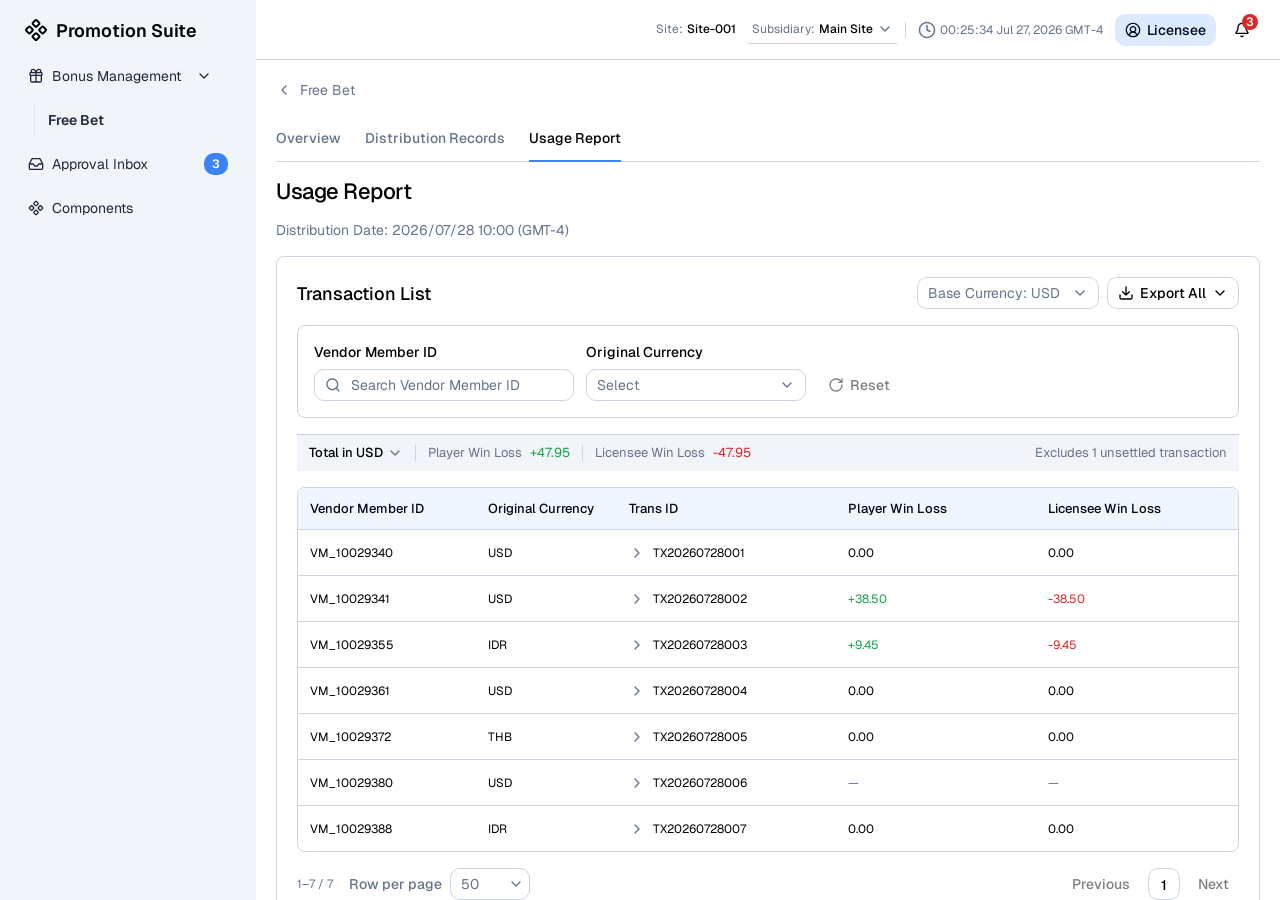
<file: usage-report.html>
<!DOCTYPE html>
<html lang="en">
<head>
<meta charset="utf-8" />
<meta name="viewport" content="width=device-width, initial-scale=1" />
<title>Usage Report — Free Bet</title>
<link rel="preconnect" href="https://fonts.googleapis.com" />
<link rel="preconnect" href="https://fonts.gstatic.com" crossorigin />
<link href="https://fonts.googleapis.com/css2?family=Geist:wght@400;500;600&display=swap" rel="stylesheet" />
<link rel="stylesheet" href="css/tokens.css" />
<link rel="stylesheet" href="css/app.css" />
<link rel="stylesheet" href="css/notifications.css" />
<link rel="stylesheet" href="css/detail.css" />
<link rel="stylesheet" href="css/usage-report.css" />
</head>
<body>
<div class="app">

  <aside class="sidebar" id="app-sidebar">
    <div class="sidebar__brand">
      <span class="icon icon--brand" aria-hidden="true"></span>
      <span class="sidebar__brand-name">Promotion Suite</span>
    </div>

    <nav class="sidebar__nav" aria-label="Main">
      <div class="nav-group">
        <a class="nav-item" href="index.html">
          <span class="icon icon--gift" aria-hidden="true"></span>
          <span class="nav-item__label">Bonus Management</span>
          <span class="icon icon--chevron-down" aria-hidden="true"></span>
        </a>
        <div class="nav-sub">
          <a class="nav-sub-item nav-sub-item--active" href="index.html">
            <span class="nav-sub-item__leaf" aria-hidden="true"></span>
            <span class="nav-sub-item__label">Free Bet</span>
          </a>
        </div>
      </div>

      <a class="nav-item" href="approval-inbox.html">
        <span class="icon icon--inbox" aria-hidden="true"></span>
        <span class="nav-item__label">Approval Inbox</span>
        <span class="nav-badge">3</span>
      </a>

      <a class="nav-item" href="components.html">
        <span class="icon icon--brand-component" aria-hidden="true"></span>
        <span class="nav-item__label">Components</span>
      </a>
    </nav>
  </aside>

  <div class="sidebar-scrim" data-role="sidebar-scrim" hidden></div>

  <div class="app__main">
    <header class="topbar">
      <button type="button" class="icon-button sidebar-trigger" data-role="sidebar-trigger" aria-label="Toggle navigation" aria-expanded="false" aria-controls="app-sidebar">
        <span class="icon icon--panel-left" aria-hidden="true"></span>
      </button>
      <div class="topbar__time">
        <span class="icon icon--clock" aria-hidden="true"></span>
        <span>00:25:34 Jul 27, 2026 GMT-4</span>
      </div>
      <button type="button" class="chip">
        <span class="icon icon--user" aria-hidden="true"></span>
        Licensee
      </button>
      <div class="notification">
        <button type="button" class="icon-button" aria-label="Notifications">
          <span class="icon icon--bell" aria-hidden="true"></span>
        </button>
        <span class="notification__badge">99</span>
      </div>
    </header>

    <main class="app__content">
      <div class="detail">

        <div class="detail__top">
          <a class="back-link" href="index.html">
            <span class="icon icon--chevron-left" aria-hidden="true"></span>
            Free Bet
          </a>

          <nav class="tabs" aria-label="Bonus promotion sections">
            <a class="tab" href="detail.html?status=distributed">
              <span class="tab__label">Overview</span>
            </a>
            <a class="tab" href="distribution-records.html">
              <span class="tab__label">Distribution Records</span>
            </a>
            <a class="tab tab--active" href="#" aria-current="page">
              <span class="tab__label">Usage Report</span>
            </a>
          </nav>
        </div>

        <div class="records__column">

          <!-- The UX puts no Activity Log here: this page only reports, it has
               no actions to record. -->
          <div class="page-head">
            <div class="page-head__title">
              <div class="page-head__heading">
                <h1>Usage Report</h1>
              </div>
            </div>
          </div>

          <p class="records__date">Distribution Date: 2026/07/28 10:00 (GMT-4)</p>

          <section class="card records__list">
            <!-- Base Currency lives in the title row now, not with the filters:
                 it is not a filter, it decides what every figure is converted
                 into (UX 5557:1664). -->
            <div class="card__head records__list-head">
              <h2 class="card__title">Transaction List</h2>
              <div class="records__list-actions">
                <div class="filter-select base-currency" data-role="base-filter">
                  <button type="button" class="select base-currency__trigger" aria-haspopup="listbox" aria-expanded="false" data-role="base-trigger">
                    <span><span class="base-currency__label">Base Currency:</span> <span data-role="base-value">USD</span></span>
                    <span class="icon icon--chevron-down" aria-hidden="true"></span>
                  </button>
                  <div class="filter-select__panel" data-role="base-panel" role="listbox" hidden></div>
                </div>

                <div class="batch-action" data-role="export">
                  <button type="button" class="button button--outline" data-role="export-trigger" aria-haspopup="menu" aria-expanded="false">
                    <span class="icon icon--download" aria-hidden="true"></span>
                    Export All
                    <span class="icon icon--chevron-down" aria-hidden="true"></span>
                  </button>
                  <div class="batch-action__menu" data-role="export-menu" role="menu" hidden>
                    <button type="button" class="batch-action__item" role="menuitem" data-role="export-all">All records</button>
                    <button type="button" class="batch-action__item" role="menuitem" data-role="export-filtered">Filtered results</button>
                  </div>
                </div>
              </div>
            </div>

            <section class="filter-card records__filters txn-filters" aria-label="Filters">
              <div class="field">
                <label class="field__label" for="txn-search">Vendor Member ID</label>
                <div class="input">
                  <span class="icon icon--search" aria-hidden="true"></span>
                  <input id="txn-search" type="text" placeholder="Search Vendor Member ID" data-role="search" />
                </div>
              </div>

              <!-- Oneworks only: the operator sees every site under it. -->
              <div class="field filter-select" data-role="site-filter" hidden>
                <label class="field__label" id="site-label">Site Name</label>
                <button type="button" class="select" aria-labelledby="site-label" aria-haspopup="listbox" aria-expanded="false" data-role="site-trigger">
                  <span class="select__tags" data-role="site-value"><span class="select__placeholder">Select</span></span>
                  <span class="icon icon--chevron-down" aria-hidden="true"></span>
                </button>
                <div class="filter-select__panel" data-role="site-panel" role="listbox" hidden></div>
              </div>

              <div class="field filter-select" data-role="original-filter">
                <label class="field__label" id="original-label">Original Currency</label>
                <button type="button" class="select" aria-labelledby="original-label" aria-haspopup="listbox" aria-expanded="false" data-role="original-trigger">
                  <span data-role="original-value"><span class="select__placeholder">Select</span></span>
                  <span class="icon icon--chevron-down" aria-hidden="true"></span>
                </button>
                <div class="filter-select__panel" data-role="original-panel" role="listbox" hidden></div>
              </div>

              <button type="button" class="button button--ghost filter-card__reset" data-role="reset" disabled>
                <span class="icon icon--reset" aria-hidden="true"></span>
                Reset
              </button>
            </section>

            <!-- One total line above the table. The label opens a popover with
                 the per-currency subtotals (UX 5557:1646, 5567:2478). -->
            <div class="txn-total" data-role="total">
              <button type="button" class="txn-total__toggle" data-role="total-toggle" aria-expanded="false">
                <span data-role="total-label">Total in USD</span>
                <span class="icon icon--chevron-down" aria-hidden="true"></span>
              </button>
              <span class="txn-total__sep" aria-hidden="true"></span>
              <p class="txn-total__figure">
                <span class="txn-total__name">Player Win Loss</span>
                <span data-role="total-player">0.00</span>
              </p>
              <span class="txn-total__sep" aria-hidden="true"></span>
              <p class="txn-total__figure">
                <span class="txn-total__name">Licensee Win Loss</span>
                <span data-role="total-licensee">0.00</span>
              </p>
              <p class="txn-total__note" data-role="unsettled" hidden></p>

              <div class="txn-total__popover" data-role="total-popover" hidden>
                <div class="txn-total__row txn-total__row--head">
                  <span>Original Currency</span>
                  <span>Player Win Loss</span>
                  <span>Licensee Win Loss</span>
                </div>
                <div data-role="total-rows"></div>
              </div>
            </div>

            <div class="table txn-table" role="table" aria-label="Transactions" data-role="table">
              <div class="table__head" role="row">
                <div class="table__th" role="columnheader" data-role="site-column" hidden>Site Name</div>
                <div class="table__th" role="columnheader">Vendor Member ID</div>
                <div class="table__th" role="columnheader">Original Currency</div>
                <div class="table__th" role="columnheader">Trans ID</div>
                <div class="table__th" role="columnheader">Player Win Loss</div>
                <div class="table__th" role="columnheader">Licensee Win Loss</div>
              </div>
              <div data-role="rows"></div>

              <div class="table-empty" data-role="empty" hidden>
                <img class="table-empty__art" src="icons/nodata.svg" width="180" height="180" alt="" />
                <div class="table-empty__content">
                  <p class="table-empty__title">No transactions found</p>
                  <p class="table-empty__hint">Try another Vendor Member ID or adjust the filters.</p>
                </div>
              </div>
            </div>

            <!-- Converting only covers the total and the table; the rest of the
                 card stays put but goes inert (UX 5567:2970). -->
            <div class="txn-converting" data-role="converting" hidden>
              <span class="txn-converting__text" data-role="converting-text">Converting to IDR…</span>
            </div>

            <div class="pager" data-role="pager">
              <p class="pager__count" data-role="range">1–7 / 7</p>
              <div class="records__per-page">
                <label class="field__label" for="per-page">Row per page</label>
                <span class="select-native">
                  <select id="per-page" class="select records__per-page-select" data-role="per-page">
                    <option value="50">50</option>
                    <option value="100">100</option>
                    <option value="200">200</option>
                  </select>
                  <span class="icon icon--chevron-down select-native__chevron" aria-hidden="true"></span>
                </span>
              </div>
              <nav class="pagination" aria-label="Pagination">
                <button type="button" class="button button--ghost" data-role="prev">Previous</button>
                <div class="pagination__pages" data-role="pages"></div>
                <button type="button" class="button button--ghost" data-role="next">Next</button>
              </nav>
            </div>
          </section>

        </div>
      </div>
    </main>
  </div>
</div>

<script src="js/role.js"></script>
<script src="js/usage-report.js"></script>
<script src="js/notifications.js"></script>
<script src="js/sidebar.js"></script>
</body>
</html>
</file>
<file: css/tokens.css>
/* AUTO-GENERATED by scripts/build_theme.py from assets/design-tokens.json */
/* Do not hand-edit — change design-tokens.json and re-run the script instead. */

:root {
  --background: #ffffff;
  --foreground: #000000;
  --primary: #3b82f6;
  --primary-foreground: #ffffff;
  --secondary: #dbeafe;
  --secondary-foreground: #020617;
  --accent: #f1f5f9;
  --accent-foreground: #000000;
  --muted: #f1f5f9;
  --muted-foreground: #64748b;
  --destructive: #dc2626;
  --border: #cbd5e1;
  --input: #cbd5e1;
  --card: #ffffff;
  --card-foreground: #01030c;
  --popover: #ffffff;
  --popover-foreground: #01030c;
  --table-title: #eff6ff;
  --info: #64748b;
  --note-background: #f1f5f9;
  --bluelink: #1d4ed8;
  --bluelink-secondary: #3b82f6;
  --ring: #cbd5e1;
  --ring-error: #fecaca;
  --sidebar: #f1f5f9;
  --sidebar-foreground: #1e293b;
  --sidebar-accent: #dbeafe;
  --sidebar-accent-foreground: #020617;
  --sidebar-primary: #1e293b;
  --sidebar-primary-foreground: #ffffff;
  --sidebar-border: #e2e8f0;
  --sidebar-ring: #cbd5e1;
  --sidebar-accent-sub: #e2e8f0;
  --state-normal: #f1f5f9;
  --state-normal-foreground: #64748b;
  --state-warning-soft: #fff7ed;
  --state-warning: #f973161a;
  --state-warning-foreground: #f97316;
  --state-warning-heavy: #431407;
  --state-destructive-soft: #fef2f2;
  --state-destructive: #dc26261a;
  --state-destructive-foreground: #dc2626;
  --state-destructive-heavy: #450a0a;
  --state-success-soft: #ecfdf5;
  --state-success: #16a34a1a;
  --state-success-foreground: #16a34a;
  --state-success-heavy: #022c22;
  --alpha-white-switch-alpha-100: #ffffff;
  --alpha-white-outline-bg: #ffffff;
  --alpha-white-switch-alpha-0: #ffffff00;
  --alpha-white-switch-alpha-001: #ffffff00;
  --alpha-white-switch-alpha-333: #ffffff08;
  --alpha-white-switch-alpha-5: #ffffff0d;
  --alpha-white-switch-alpha-10: #ffffff1a;
  --alpha-white-switch-alpha-15: #ffffff26;
  --alpha-white-switch-alpha-20: #ffffff33;
  --alpha-white-switch-alpha-25: #ffffff40;
  --alpha-white-switch-alpha-30: #ffffff4d;
  --alpha-white-switch-alpha-40: #ffffff66;
  --alpha-white-switch-alpha-50: #ffffff80;
  --alpha-white-switch-alpha-60: #ffffff99;
  --alpha-white-switch-alpha-70: #ffffffb2;
  --alpha-white-switch-alpha-75: #ffffffbf;
  --alpha-white-switch-alpha-80: #ffffffcc;
  --alpha-white-switch-alpha-85: #ffffffd9;
  --alpha-white-switch-alpha-90: #ffffffe5;
  --alpha-white-switch-alpha-95: #fffffff2;
  --alpha-white-no-switch-alpha-0: #ffffff00;
  --alpha-white-no-switch-alpha-001: #ffffff00;
  --alpha-white-no-switch-alpha-333: #ffffff08;
  --alpha-white-no-switch-alpha-5: #ffffff0d;
  --alpha-white-no-switch-alpha-10: #ffffff1a;
  --alpha-white-no-switch-alpha-15: #ffffff26;
  --alpha-white-no-switch-alpha-20: #ffffff33;
  --alpha-white-no-switch-alpha-25: #ffffff40;
  --alpha-white-no-switch-alpha-30: #ffffff4d;
  --alpha-white-no-switch-alpha-40: #ffffff66;
  --alpha-white-no-switch-alpha-50: #ffffff80;
  --alpha-white-no-switch-alpha-60: #ffffff99;
  --alpha-white-no-switch-alpha-70: #ffffffb2;
  --alpha-white-no-switch-alpha-75: #ffffffbf;
  --alpha-white-no-switch-alpha-80: #ffffffcc;
  --alpha-white-no-switch-alpha-85: #ffffffd9;
  --alpha-white-no-switch-alpha-90: #ffffffe5;
  --alpha-white-no-switch-alpha-95: #fffffff2;
  --alpha-white-no-switch-alpha-100: #ffffff;
  --alpha-black-switch-alpha-0: #00000000;
  --alpha-black-switch-alpha-001: #00000000;
  --alpha-black-switch-alpha-333: #00000008;
  --alpha-black-switch-alpha-5: #0000000d;
  --alpha-black-switch-alpha-10: #0000001a;
  --alpha-black-switch-alpha-15: #00000026;
  --alpha-black-switch-alpha-20: #00000033;
  --alpha-black-switch-alpha-25: #00000040;
  --alpha-black-switch-alpha-30: #0000004d;
  --alpha-black-switch-alpha-40: #00000066;
  --alpha-black-switch-alpha-50: #00000080;
  --alpha-black-switch-alpha-60: #00000099;
  --alpha-black-switch-alpha-70: #000000b2;
  --alpha-black-switch-alpha-75: #000000bf;
  --alpha-black-switch-alpha-80: #000000cc;
  --alpha-black-switch-alpha-85: #000000d9;
  --alpha-black-switch-alpha-90: #000000e5;
  --alpha-black-switch-alpha-95: #000000f2;
  --alpha-black-switch-alpha-100: #000000;
  --alpha-black-no-switch-alpha-0: #00000000;
  --alpha-black-no-switch-alpha-001: #00000000;
  --alpha-black-no-switch-alpha-333: #00000008;
  --alpha-black-no-switch-alpha-5: #0000000d;
  --alpha-black-no-switch-alpha-10: #0000001a;
  --alpha-black-no-switch-alpha-15: #00000026;
  --alpha-black-no-switch-alpha-20: #00000033;
  --alpha-black-no-switch-alpha-25: #00000040;
  --alpha-black-no-switch-alpha-30: #0000004d;
  --alpha-black-no-switch-alpha-40: #00000066;
  --alpha-black-no-switch-alpha-50: #00000080;
  --alpha-black-no-switch-alpha-60: #00000099;
  --alpha-black-no-switch-alpha-70: #000000b2;
  --alpha-black-no-switch-alpha-75: #000000bf;
  --alpha-black-no-switch-alpha-80: #000000cc;
  --alpha-black-no-switch-alpha-85: #000000d9;
  --alpha-black-no-switch-alpha-90: #000000e5;
  --alpha-black-no-switch-alpha-95: #000000f2;
  --alpha-black-no-switch-alpha-100: #000000;
  --chart-1: #93c5fd;
  --chart-2: #3b82f6;
  --chart-3: #2563eb;
  --chart-4: #1d4ed8;
  --chart-5: #1e40af;
  --theme-neutrals-0: #ffffff;
  --theme-neutrals-50: #fafbfd;
  --theme-neutrals-100: #f1f5f9;
  --theme-neutrals-200: #e2e8f0;
  --theme-neutrals-300: #cbd5e1;
  --theme-neutrals-400: #64748b;
  --theme-neutrals-500: #475569;
  --theme-neutrals-600: #334155;
  --theme-neutrals-700: #1e293b;
  --theme-neutrals-800: #0f172a;
  --theme-neutrals-900: #020617;
  --theme-neutrals-950: #01030c;
  --theme-neutrals-1000: #000000;
  --theme-destructive-200: #fecaca;
  --theme-destructive-400: #f87171;
  --theme-destructive-600: #dc2626;
  --theme-destructive-900: #7f1d1d;
  --radius-none: 0px;
  --radius-sm: 6px;
  --radius-md: 8px;
  --radius-lg: 10px;
  --radius-xl: 14px;
  --radius-2xl: 16px;
  --radius-3xl: 22px;
  --radius-4xl: 26px;
  --radius-full: 999px;
  --radius: var(--radius-md); /* shadcn's generic --radius, mapped to md */
  --shadow-2xs: 0 1px 0 0 rgba(0,0,0,0.05);
  --shadow-xs: 0 1px 2px 0 rgba(0,0,0,0.05);
  --shadow-sm: 0 1px 2px -1px rgba(0,0,0,0.10), 0 1px 3px 0 rgba(0,0,0,0.10);
  --shadow-md: 0 2px 4px -2px rgba(0,0,0,0.10), 0 4px 6px -1px rgba(0,0,0,0.10);
  --shadow-lg: 0 4px 6px -4px rgba(0,0,0,0.10), 0 10px 15px -3px rgba(0,0,0,0.10);
  --shadow-xl: 0 8px 10px -6px rgba(0,0,0,0.10), 0 20px 25px -5px rgba(0,0,0,0.10);
  --shadow-2xl: 0 25px 50px -12px rgba(0,0,0,0.25);
  --spacing-3xs: 2px;
  --spacing-2xs: 4px;
  --spacing-xs: 8px;
  --spacing-sm: 12px;
  --spacing-md: 16px;
  --spacing-lg: 20px;
  --spacing-xl: 24px;
  --spacing-2xl: 32px;
  --spacing-3xl: 40px;
  --spacing-4xl: 48px;
  --spacing-5xl: 64px;
  --spacing-6xl: 80px;
  --spacing-7xl: 96px;
  --spacing-8xl: 112px;
  --spacing-9xl: 128px;
  --spacing-10xl: 144px;
  --font-sans: Geist, ui-sans-serif, system-ui, -apple-system, sans-serif;
  --font-mono: 'Geist Mono', ui-monospace, SFMono-Regular, Menlo, monospace;
}

/* Real dark-mode values from the Figma export. Toggle by adding class="dark"
   (or a data-theme="dark" attribute mapped the same way) on <html> or <body>. */
.dark {
  --background: #01030c;
  --foreground: #ffffff;
  --primary: #3b82f6;
  --primary-foreground: #ffffff;
  --secondary: #1e293b;
  --secondary-foreground: #f1f5f9;
  --accent: #020617;
  --accent-foreground: #f1f5f9;
  --muted: #020617;
  --muted-foreground: #475569;
  --destructive: #f87171;
  --border: #334155;
  --input: #334155;
  --card: #0f172a;
  --card-foreground: #ffffff;
  --popover: #01030c;
  --popover-foreground: #ffffff;
  --table-title: #334155;
  --info: #64748b;
  --note-background: #334155;
  --bluelink: #2563eb;
  --bluelink-secondary: #60a5fa;
  --ring: #1e293b;
  --ring-error: #7f1d1d;
  --sidebar: #0f172a;
  --sidebar-foreground: #cbd5e1;
  --sidebar-accent: #1e293b;
  --sidebar-accent-foreground: #f1f5f9;
  --sidebar-primary: #334155;
  --sidebar-primary-foreground: #cbd5e1;
  --sidebar-border: #0f172a;
  --sidebar-ring: #1e293b;
  --sidebar-accent-sub: #1e293b;
  --state-normal: #1e293b;
  --state-normal-foreground: #cbd5e1;
  --state-warning-soft: #334155;
  --state-warning: #fb923c33;
  --state-warning-foreground: #fb923c;
  --state-warning-heavy: #fb923c;
  --state-destructive-soft: #334155;
  --state-destructive: #f8717133;
  --state-destructive-foreground: #f87171;
  --state-destructive-heavy: #ffe2e2;
  --state-success-soft: #334155;
  --state-success: #4ade8033;
  --state-success-foreground: #4ade80;
  --state-success-heavy: #d1fae5;
}
</file>
<file: css/app.css>
/* Light palette only — the design is signed off in light and must not follow
   the OS appearance. This governs the parts the browser draws itself: form
   controls, scrollbars, autofill and the initial canvas.

   `only` opts out of the UA's automatic dark treatment outright, and the
   `!important` is what makes it stick when the page is embedded: a host that
   follows the OS theme (the Artifact viewer does) writes `color-scheme: dark`
   as an inline style on <html>, which otherwise outranks any normal rule here.

   tokens.css carries a `.dark` block from the token export; nothing applies it. */
:root {
  color-scheme: only light !important;

  /* Used by the destructive toast and by the alert block; the token export
     carries the fill but not this border. */
  --alert-destructive-border: var(--theme-destructive-400);

  /* The Label component's required asterisk is a bare #ff0101 bound to no
     variable, and it is not the destructive red. Named here because every page
     with a form needs it. */
  --required: #ff0101; /* Figma style: Color/Red */
}

/* Inherited, so this reaches every scroller on the page. */
:root {
  scrollbar-color: var(--border) var(--muted);
}

/* Autofill is painted by the browser, so it needs its colours named outright
   rather than inherited. */
input:-webkit-autofill,
input:-webkit-autofill:hover,
input:-webkit-autofill:focus {
  -webkit-text-fill-color: var(--foreground);
  -webkit-box-shadow: inset 0 0 0 1000px var(--background);
  caret-color: var(--foreground);
}

*,
*::before,
*::after {
  box-sizing: border-box;
}

/* Any component rule that sets `display` outranks the browser's own
   `[hidden] { display: none }`, which silently leaves hidden elements on
   screen. This settles it once instead of per component. */
[hidden] {
  display: none !important;
}

html,
body {
  height: 100%;
}

body {
  margin: 0;
  background: var(--background);
  color: var(--foreground);
  font-family: var(--font-sans);
  font-size: 14px;
  line-height: 20px;
  -webkit-font-smoothing: antialiased;
}

h1,
p {
  margin: 0;
}

/* The shell fills the viewport and the content area does the scrolling, so the
   sidebar and top bar stay put. */
.app {
  display: flex;
  height: 100%;
}

.app__main {
  display: flex;
  flex-direction: column;
  flex: 1 1 0;
  min-width: 0;
  min-height: 0;
}

.app__content {
  flex: 1 1 auto;
  min-height: 0;
  overflow: auto;
}

.area {
  padding: var(--spacing-lg);
  display: flex;
  flex-direction: column;
  gap: var(--spacing-md);
}

/* ---------- Icons -------------------------------------------------------- */
/* Every glyph is a real exported vector, tinted through a mask so its colour
   comes from a token rather than from the file. */
.icon {
  display: inline-block;
  flex: none;
  width: 16px;
  height: 16px;
  background-color: currentColor;
  -webkit-mask-position: center;
  mask-position: center;
  -webkit-mask-repeat: no-repeat;
  mask-repeat: no-repeat;
  -webkit-mask-size: contain;
  mask-size: contain;
}

.icon--brand { -webkit-mask-image: url("../icons/brand-component.svg"); mask-image: url("../icons/brand-component.svg"); width: 24px; height: 24px; }
.icon--gift { -webkit-mask-image: url("../icons/gift.svg"); mask-image: url("../icons/gift.svg"); }
.icon--circle-check { -webkit-mask-image: url("../icons/circle-check.svg"); mask-image: url("../icons/circle-check.svg"); }
.icon--file-check { -webkit-mask-image: url("../icons/file-check.svg"); mask-image: url("../icons/file-check.svg"); }
.icon--x { -webkit-mask-image: url("../icons/x.svg"); mask-image: url("../icons/x.svg"); }
.icon--move-right { -webkit-mask-image: url("../icons/move-right.svg"); mask-image: url("../icons/move-right.svg"); }
.icon--circle-alert { -webkit-mask-image: url("../icons/circle-alert.svg"); mask-image: url("../icons/circle-alert.svg"); }
.icon--triangle-alert { -webkit-mask-image: url("../icons/triangle-alert.svg"); mask-image: url("../icons/triangle-alert.svg"); }
.icon--target { -webkit-mask-image: url("../icons/target.svg"); mask-image: url("../icons/target.svg"); }
.icon--inbox { -webkit-mask-image: url("../icons/inbox.svg"); mask-image: url("../icons/inbox.svg"); }
.icon--chevron-down { -webkit-mask-image: url("../icons/chevron-down-figma.svg"); mask-image: url("../icons/chevron-down-figma.svg"); }
.icon--clock { -webkit-mask-image: url("../icons/clock.svg"); mask-image: url("../icons/clock.svg"); width: 18px; height: 18px; }
.icon--user { -webkit-mask-image: url("../icons/circle-user-round.svg"); mask-image: url("../icons/circle-user-round.svg"); }
.icon--bell { -webkit-mask-image: url("../icons/bell.svg"); mask-image: url("../icons/bell.svg"); }
.icon--help { -webkit-mask-image: url("../icons/circle-question-mark.svg"); mask-image: url("../icons/circle-question-mark.svg"); }
.icon--plus { -webkit-mask-image: url("../icons/plus.svg"); mask-image: url("../icons/plus.svg"); }
.icon--ellipsis { -webkit-mask-image: url("../icons/ellipsis.svg"); mask-image: url("../icons/ellipsis.svg"); }
.icon--search { -webkit-mask-image: url("../icons/search.svg"); mask-image: url("../icons/search.svg"); }
.icon--calendar { -webkit-mask-image: url("../icons/calendar.svg"); mask-image: url("../icons/calendar.svg"); }
.icon--arrow-right { -webkit-mask-image: url("../icons/arrow-right.svg"); mask-image: url("../icons/arrow-right.svg"); }
.icon--reset { -webkit-mask-image: url("../icons/rotate-cw.svg"); mask-image: url("../icons/rotate-cw.svg"); }
.icon--chevron-left { -webkit-mask-image: url("../icons/chevron-left.svg"); mask-image: url("../icons/chevron-left.svg"); }
.icon--chevron-right { -webkit-mask-image: url("../icons/chevron-right.svg"); mask-image: url("../icons/chevron-right.svg"); }
.icon--file-symlink { -webkit-mask-image: url("../icons/file-symlink.svg"); mask-image: url("../icons/file-symlink.svg"); }
.icon--download { -webkit-mask-image: url("../icons/download.svg"); mask-image: url("../icons/download.svg"); }

.icon--trash { -webkit-mask-image: url("../icons/trash.svg"); mask-image: url("../icons/trash.svg"); }
.icon--nav-left { -webkit-mask-image: url("../icons/arrow-left.svg"); mask-image: url("../icons/arrow-left.svg"); }
.icon--nav-right { -webkit-mask-image: url("../icons/arrow-right.svg"); mask-image: url("../icons/arrow-right.svg"); }

/* ---------- Sidebar ------------------------------------------------------ */
.sidebar {
  flex: none;
  width: 256px;
  padding: 0 var(--spacing-md);
  background: var(--sidebar);
  color: var(--sidebar-foreground);
}

/* The trigger and the scrim only exist below the desktop breakpoint. The
   compound selector outranks the generic .icon-button display. */
.icon-button.sidebar-trigger {
  display: none;
  margin-right: auto;
}

.sidebar-scrim {
  display: none;
}

.icon--panel-left { -webkit-mask-image: url("../icons/panel-left.svg"); mask-image: url("../icons/panel-left.svg"); }

.sidebar__brand {
  display: flex;
  align-items: center;
  gap: var(--spacing-xs);
  height: 60px;
  padding: 0 var(--spacing-xs);
  color: var(--foreground);
}

.sidebar__brand-name {
  font-size: 18px;
  line-height: 27px;
  font-weight: 600;
}

.sidebar__nav {
  display: flex;
  flex-direction: column;
  gap: var(--spacing-sm);
}

.nav-group {
  display: flex;
  flex-direction: column;
  gap: var(--spacing-sm);
  width: 208px;
}

.nav-item {
  display: flex;
  align-items: center;
  gap: var(--spacing-xs);
  width: 100%;
  height: 32px;
  padding: var(--spacing-2xs) var(--spacing-sm);
  border: 0;
  border-radius: var(--radius-md);
  background: transparent;
  color: var(--sidebar-foreground);
  font: inherit;
  text-align: left;
  text-decoration: none;
  cursor: pointer;
}

.nav-item:hover {
  background: var(--sidebar-accent-sub);
}

.nav-item--active {
  background: var(--sidebar-accent);
}

.nav-item__label {
  flex: 1 1 0;
  min-width: 0;
  overflow: hidden;
  text-overflow: ellipsis;
  white-space: nowrap;
}

/* blue-link / link-button — the kit's text action. Lives here because the
   notification panel's "Mark all as read" needs it on every page. */
.link-button {
  padding: 0;
  border: 0;
  background: transparent;
  color: var(--bluelink);
  font: inherit;
  text-decoration: underline;
  cursor: pointer;
}

.link-button--destructive {
  color: var(--state-destructive-foreground);
}

.nav-badge {
  display: inline-flex;
  align-items: center;
  justify-content: center;
  padding: 3px var(--spacing-xs);
  border-radius: var(--radius-lg);
  background: var(--primary);
  color: var(--primary-foreground);
  font-size: 12px;
  line-height: 16px;
  font-weight: 600;
}

.nav-sub {
  display: flex;
  flex-direction: column;
}

.nav-sub-item {
  display: flex;
  align-items: center;
  height: 32px;
  padding: var(--spacing-2xs) var(--spacing-xs);
  color: var(--sidebar-foreground);
  text-decoration: none;
}

/* The 1px rule that threads the child items back up to their parent. */
.nav-sub-item__leaf {
  position: relative;
  flex: none;
  width: 20px;
  height: 20px;
}

.nav-sub-item__leaf::before {
  content: "";
  position: absolute;
  top: -6px;
  left: 50%;
  width: 1px;
  height: 32px;
  background: var(--sidebar-border);
}

.nav-sub-item__label {
  flex: 1 1 0;
  min-width: 0;
  padding: var(--spacing-2xs);
  border-radius: var(--radius-sm);
  overflow: hidden;
  text-overflow: ellipsis;
  white-space: nowrap;
}

.nav-sub-item:hover .nav-sub-item__label {
  background: var(--sidebar-accent-sub);
}

.nav-sub-item--active .nav-sub-item__label {
  font-weight: 600;
}

/* ---------- Top bar ------------------------------------------------------ */
.topbar {
  display: flex;
  align-items: center;
  justify-content: flex-end;
  gap: var(--spacing-sm);
  height: 60px;
  flex: none;
  padding: var(--spacing-sm) var(--spacing-xl);
  background: var(--background);
  border-bottom: 1px solid var(--border);
}

.topbar__time {
  display: flex;
  align-items: center;
  gap: var(--spacing-2xs);
  color: var(--info);
  font-size: 12px;
  line-height: 16px;
}

/* ---------- Scope switcher (Oneworks top bar) ------------------------------ */
/* The operator scope the Oneworks build is looking at. The UX draws it in its
   own wireframe greys (UX 5673:84525), so the colours here are the nearest
   tokens: an underlined 28-high control, the label muted and the value in the
   foreground. Not a kit component — see the Missing Component note in the log. */
.scope-switcher {
  display: flex;
  align-items: center;
  gap: var(--spacing-xs);
  flex: none;
}

.scope-switcher[hidden] {
  display: none;
}

/* The control is now a real picker (UX 5507:36258), so the box that used to be
   the whole thing is the trigger and the .scope-select around it only anchors
   the panel. */
.scope-select {
  position: relative;
  display: inline-flex;
  flex: none;
}

.scope-select__trigger {
  display: inline-flex;
  align-items: center;
  gap: var(--spacing-2xs);
  height: 28px;
  white-space: nowrap;
  padding: 0 var(--spacing-2xs);
  border: 0;
  border-bottom: 1px solid var(--border);
  background: none;
  font: inherit;
  font-size: 12px;
  line-height: 16px;
  cursor: pointer;
}

/* A Licensee cannot move between sites, so the Site reads as plain text. */
.scope-select--static .scope-select__trigger {
  border-bottom-color: transparent;
  cursor: default;
}

.scope-select--static .scope-select__icon {
  display: none;
}

.scope-select__panel {
  position: absolute;
  top: calc(100% + var(--spacing-2xs));
  left: 0;
  z-index: 60;
  display: flex;
  flex-direction: column;
  gap: var(--spacing-2xs);
  width: 240px;
  padding: var(--spacing-3xs);
  background: var(--popover);
  border: 1px solid var(--border);
  border-radius: var(--radius-lg);
  box-shadow: var(--shadow-md);
}

.scope-select__panel[hidden] {
  display: none;
}

.scope-select__search {
  margin-bottom: var(--spacing-3xs);
}

.scope-select__options {
  display: flex;
  flex-direction: column;
  gap: var(--spacing-2xs);
  max-height: 240px;
  overflow-y: auto;
}

/* Same Dropdown Menu Item as everywhere else, in its single-select form. */
.scope-select__option {
  display: flex;
  align-items: center;
  gap: var(--spacing-xs);
  width: 100%;
  min-height: 24px;
  padding: var(--spacing-2xs) var(--spacing-xs);
  border: 0;
  background: none;
  border-radius: var(--radius-md);
  color: inherit;
  font-family: inherit;
  font-size: 12px;
  line-height: 16px;
  text-align: left;
  cursor: pointer;
}

.scope-select__option:hover {
  background: var(--accent);
}

.scope-select__check {
  visibility: hidden;
}

.scope-select__option[aria-selected="true"] {
  font-weight: 500;
}

.scope-select__option[aria-selected="true"] .scope-select__check {
  visibility: visible;
}

/* The pinned option is ruled off from the rest (UX 5507:36258). */
.scope-select__separator {
  height: 1px;
  margin: var(--spacing-3xs) 0;
  background: var(--border);
}

.scope-select__empty {
  margin: 0;
  padding: var(--spacing-xs);
  color: var(--muted-foreground);
  font-size: 12px;
  line-height: 16px;
}

.scope-select__label {
  color: var(--muted-foreground);
}

.scope-select__value {
  color: var(--foreground);
  font-weight: 500;
}

.scope-select__icon {
  width: 16px;
  height: 16px;
  color: var(--muted-foreground);
}

/* No subsidiaries to pick, so the whole control reads as unavailable. */
.scope-select--disabled .scope-select__trigger {
  border-bottom-color: color-mix(in srgb, var(--border) 60%, transparent);
  cursor: not-allowed;
}

.scope-select--disabled .scope-select__label,
.scope-select--disabled .scope-select__value,
.scope-select--disabled .scope-select__icon {
  color: var(--muted-foreground);
  opacity: 0.6;
}

.topbar__divider {
  width: 1px;
  height: 16px;
  background: var(--border);
}

.chip {
  display: inline-flex;
  align-items: center;
  gap: 6px;
  padding: 6px 10px;
  border: 0;
  border-radius: var(--radius-lg);
  background: var(--secondary);
  color: var(--secondary-foreground);
  font: inherit;
  font-weight: 500;
  cursor: pointer;
}

.notification {
  position: relative;
  display: flex;
  align-items: center;
  height: 32px;
}

.notification__badge {
  position: absolute;
  top: 0;
  left: 14px;
  display: inline-flex;
  align-items: center;
  justify-content: center;
  min-width: 16px;
  min-height: 16px;
  /* The badge frame is 16 tall while its label is the 12/16 text the design
     specifies, so the padding is horizontal only. */
  padding: 0 var(--spacing-2xs);
  border-radius: var(--radius-full);
  background: var(--destructive);
  color: var(--background);
  font-size: 12px;
  line-height: 16px;
  font-weight: 600;
}

.icon-button {
  display: inline-flex;
  align-items: center;
  justify-content: center;
  min-width: 28px;
  min-height: 28px;
  padding: 6px;
  border: 0;
  border-radius: var(--radius-md);
  background: transparent;
  color: var(--foreground);
  cursor: pointer;
}

/* Project usage: both pagers draw this at 28 with radius 10, which is not one
   of the component's sizes (Small is 28 with radius 8). It is kept as the
   product drew it; the component's own scale is the --size-* set below. */
.icon-button--outline {
  width: 28px;
  height: 28px;
  border: 1px solid var(--border);
  border-radius: var(--radius-lg);
  background: var(--background);
}

/* Icon Button - Nova, the rest of the component.

   Variant: the five fills the set declares. Ghost is the base above.
   Size:    Default 32/8/10, Large 36/10/10, Small 28/6/8, Extra small 22/5/8.
   State:   Focus and Invalid mirror Button - Nova's rings; Disabled dims. */
.icon-button--primary {
  background: var(--primary);
  color: var(--primary-foreground);
}

.icon-button--secondary {
  background: var(--secondary);
  color: var(--secondary-foreground);
}

.icon-button--primary:hover:not([disabled]) {
  background: color-mix(in srgb, var(--theme-neutrals-1000) 8%, var(--primary));
}

.icon-button--secondary:hover:not([disabled]) {
  background: color-mix(in srgb, var(--theme-neutrals-1000) 8%, var(--secondary));
}

.icon-button--size-default {
  width: 32px;
  height: 32px;
  min-width: 32px;
  min-height: 32px;
  padding: var(--spacing-xs);
  border-radius: var(--radius-lg);
}

.icon-button--lg {
  width: 36px;
  height: 36px;
  min-width: 36px;
  min-height: 36px;
  padding: 10px;
  border-radius: var(--radius-lg);
}

.icon-button--sm {
  width: 28px;
  height: 28px;
  min-width: 28px;
  min-height: 28px;
  padding: 6px;
  border-radius: var(--radius-md);
}

.icon-button--xs {
  width: 22px;
  height: 22px;
  min-width: 22px;
  min-height: 22px;
  padding: 5px;
  border-radius: var(--radius-md);
}

.icon-button:focus-visible {
  outline: none;
  box-shadow: 0 0 0 3px color-mix(in srgb, var(--ring) 50%, transparent);
}

.icon-button--destructive {
  color: var(--state-destructive-foreground);
}

.icon-button--destructive:hover:not([disabled]) {
  background: var(--state-destructive);
}

.icon-button--destructive:focus-visible {
  box-shadow: 0 0 0 3px var(--ring-error);
}

.icon-button[disabled] {
  opacity: 0.5;
  cursor: not-allowed;
}

.icon-button:hover:not([disabled]) {
  background: var(--accent);
}

.icon-button--invalid {
  border: 1px solid var(--destructive);
  box-shadow: 0 0 0 3px var(--ring-error);
}

.back-link {
  display: inline-flex;
  align-items: center;
  gap: var(--spacing-xs);
  align-self: flex-start;
  color: var(--muted-foreground);
  text-decoration: none;
}

.back-link:hover {
  color: var(--foreground);
}

/* ---------- Page head ---------------------------------------------------- */
.page-head {
  display: flex;
  align-items: center;
  justify-content: space-between;
  gap: var(--spacing-md);
}

.page-head__title {
  display: flex;
  flex-direction: column;
  gap: var(--spacing-xs);
}

.breadcrumb {
  color: var(--info);
  font-size: 13px;
  line-height: 20.5px;
  letter-spacing: 1px;
  text-transform: capitalize;
}

.page-head__heading {
  display: flex;
  align-items: center;
  gap: var(--spacing-xs);
}

.page-head__heading h1 {
  font-size: 22px;
  line-height: 26.4px;
  font-weight: 500;
  letter-spacing: -0.5px;
}

.marker {
  display: inline-flex;
  align-items: center;
  gap: var(--spacing-xs);
  color: var(--muted-foreground);
}

.marker__link {
  border-bottom: 1px solid var(--muted-foreground);
  color: inherit;
  text-decoration: none;
}

/* ---------- Buttons ------------------------------------------------------ */
.button {
  /* Button - Nova at Size=Default: 32 tall, 6/10 inset, 6 gap, radius 10,
     14/20 Medium — the same geometry for every variant. The 6/10/6 values are
     the component's own, not spacing tokens. The stroke sits inside, so a
     bordered button must not grow past an unbordered one. */
  box-sizing: border-box;
  display: inline-flex;
  align-items: center;
  justify-content: center;
  gap: 6px;
  height: 32px;
  padding: 6px 10px;
  border: 0;
  border-radius: var(--radius-lg);
  background: transparent;
  color: var(--foreground);
  font: inherit;
  font-weight: 500;
  white-space: nowrap;
  text-decoration: none;
  cursor: pointer;
}

.button--primary {
  background: var(--primary);
  color: var(--primary-foreground);
}

.button--primary:hover:not([disabled]) {
  background: color-mix(in srgb, var(--theme-neutrals-1000) 8%, var(--primary));
}

/* Button - Nova's Secondary variant differs from the others only in colour;
   the size comes from .button / .button--small like every other variant. */
.button--secondary {
  background: var(--secondary);
  color: var(--secondary-foreground);
}

.button--secondary:hover:not([disabled]) {
  background: color-mix(in srgb, var(--theme-neutrals-1000) 4%, var(--secondary));
}

.button--outline {
  background: var(--alpha-white-outline-bg);
  border: 1px solid var(--border);
}

.button--outline:hover:not([disabled]) {
  background: var(--accent);
}

.button--ghost:hover:not([disabled]) {
  background: var(--accent);
}

/* The alert dialog's destructive confirm is a tinted brick with a red label,
   not the solid destructive button. */
/* Button - Nova, Destructive variant. A button variant, so it sits with the
   others: the Reject dialog on the Bonus Detail page uses it as well. */
.button--destructive {
  background: var(--destructive);
  color: var(--background);
}

.button--destructive-soft {
  background: var(--state-destructive);
  color: var(--state-destructive-foreground);
}

.button--destructive-soft:hover:not([disabled]) {
  background: color-mix(in srgb, var(--destructive) 20%, transparent);
}

/* Recall Bonus on Distribution Records is an Outline button with a red label
   (UX 4887:128747). The kit has no outline-destructive variant, so it is
   composed from Outline plus the state token rather than invented. */
.button--destructive-text {
  color: var(--state-destructive-foreground);
}

/* ---------- Empty states ---------------------------------------------------- */
.table-empty {
  display: flex;
  flex-direction: column;
  align-items: center;
  gap: var(--spacing-md);
  padding: var(--spacing-2xl);
  text-align: center;
}

.table-empty__art {
  display: block;
  width: 180px;
  height: 180px;
}

.table-empty__content {
  display: flex;
  flex-direction: column;
  gap: var(--spacing-2xs);
  width: 100%;
}

.table-empty[hidden] {
  display: none;
}

.table-empty__title {
  margin: 0;
  font-size: 16px;
  line-height: 24px;
  font-weight: 500;
}

.table-empty__hint {
  margin: 0;
  color: var(--muted-foreground);
}

/* The notification panel is 370 wide, so it takes the art at half scale. */
.table-empty--sm {
  padding: var(--spacing-xl);
}

.table-empty--sm .table-empty__art {
  width: 90px;
  height: 90px;
}

/* Dropdown anchored under its trigger. Promoted out of the wizard: the
   Distribution Records page uses it for Batch Action and the More menu. */
.batch-action {
  position: relative;
}

.batch-action__menu {
  position: absolute;
  top: calc(100% + var(--spacing-2xs));
  right: 0;
  z-index: 30;
  display: flex;
  flex-direction: column;
  min-width: 160px;
  padding: var(--spacing-3xs);
  background: var(--popover);
  border: 1px solid var(--border);
  border-radius: var(--radius-lg);
  box-shadow: var(--shadow-md);
}

.batch-action__menu[hidden] {
  display: none;
}

.batch-action__item {
  padding: var(--spacing-2xs) var(--spacing-xs);
  border: 0;
  border-radius: var(--radius-md);
  background: transparent;
  color: var(--foreground);
  font: inherit;
  text-align: left;
  cursor: pointer;
}

.batch-action__item:hover {
  background: var(--accent);
}

.batch-action__item--destructive {
  color: var(--destructive);
}

/* ---------- Card - Nova and the value primitives -------------------------- */
/* One copy each: these were duplicated byte-for-byte across detail.css and
   the wizard's sheets. */
/* ---------- Cards -------------------------------------------------------- */
.card {
  display: flex;
  flex-direction: column;
  gap: var(--spacing-xl);
  padding: var(--spacing-lg);
  background: var(--card);
  border: 1px solid var(--border);
  border-radius: var(--radius-md);
}



.card__head {
  display: flex;
  flex-direction: column;
  gap: var(--spacing-xs);
}

.card__title {
  margin: 0;
  font-size: 18px;
  line-height: 21.6px;
  font-weight: 500;
}

.currency {
  display: inline-flex;
  align-items: center;
  justify-content: center;
  min-width: 34px;
  padding: 2px var(--spacing-2xs);
  border-radius: var(--radius-sm);
  background: var(--muted);
  font-size: 12px;
  line-height: 16px;
  text-align: center;
}

.denomination {
  display: flex;
  align-items: center;
  gap: var(--spacing-2xs);
  flex-wrap: wrap;
}

/* ---------- Multi-select filter ------------------------------------------ */
/* The panel floats under its trigger — promoted out of the bonus list, which
   is no longer the only page with one. */
.filter-select {
  position: relative;
}

.filter-select__panel {
  position: absolute;
  top: calc(100% + var(--spacing-2xs));
  left: 0;
  right: 0;
  z-index: 30;
  display: flex;
  flex-direction: column;
  gap: var(--spacing-2xs);
  padding: var(--spacing-3xs);
  background: var(--popover);
  border: 1px solid var(--border);
  border-radius: var(--radius-lg);
  box-shadow: var(--shadow-md);
}

.filter-select__panel[hidden] {
  display: none;
}

/* Dropdown Menu Item - Nova: 24 tall, 4/8 inset, 8 gap, radius 8, 12px label. */
/* The Site filter searches its own options (UX 5673:85715). */
.filter-select__search {
  margin-bottom: var(--spacing-3xs);
}

/* One row, two forms: a <label> carrying a 16 checkbox (multi-select) or a
   <button> carrying a 16 check mark (single-select). Same metrics either way,
   so the button has to give up the browser's own chrome. */
.filter-select__option {
  display: flex;
  align-items: center;
  gap: var(--spacing-xs);
  width: 100%;
  min-height: 24px;
  padding: var(--spacing-2xs) var(--spacing-xs);
  border: 0;
  background: none;
  border-radius: var(--radius-md);
  color: inherit;
  font-family: inherit;
  font-size: 12px;
  line-height: 16px;
  text-align: left;
  cursor: pointer;
}

.filter-select__option:hover {
  background: var(--accent);
}

/* Same component as .menu__item, in the filter dropdowns' checkbox form. */
.filter-select__option:focus-within {
  background: var(--accent);
}

.filter-select__option--disabled {
  opacity: 0.5;
  cursor: not-allowed;
}

/* The single-select form's left decoration. It keeps its 16 whether or not the
   row is the chosen one, so every label in the panel starts at the same x. */
.filter-select__check {
  visibility: hidden;
}

.filter-select__option[aria-selected="true"] {
  font-weight: 500;
}

.filter-select__option[aria-selected="true"] .filter-select__check {
  visibility: visible;
}

/* Status Filter (4171:50293): the sub-states sit in a `sub` container indented
   12 — no rule, no tint, the indent is the whole of the hierarchy. */
.filter-select__sub {
  display: flex;
  flex-direction: column;
  gap: inherit;
  padding-left: var(--spacing-sm);
}

.filter-select__option input {
  /* The kit's left decoration is a 16 checkbox. The browser's own
     `margin: 3px 3px 3px 4px` on a checkbox would make the row 28 instead of 24
     and widen the 8 gap to 12, so it has to go (same trap as N-17's <dl>). */
  width: 16px;
  height: 16px;
  margin: 0;
  flex: none;
  accent-color: var(--primary);
}

/* Dropdown Menu - Nova, as the kit draws it for a filter (4171:50293): a
   Separator, then a 28 row carrying the count and a Ghost Small Clear. */
.filter-select__footer {
  display: flex;
  align-items: center;
  justify-content: space-between;
  gap: var(--spacing-xs);
  height: 28px;
  margin-top: var(--spacing-2xs);
  padding: 0 var(--spacing-xs);
  border-top: 1px solid var(--border);
}

.filter-select__count {
  display: inline-flex;
  align-items: baseline;
  gap: var(--spacing-2xs);
  color: var(--muted-foreground);
  font-weight: 500;
}

/* The number is read first, so it keeps the body size while its label drops. */
.filter-select__count b {
  font-size: 14px;
  line-height: 20px;
  font-weight: 500;
}

.filter-select__count span {
  font-size: 12px;
  line-height: 16px;
}

/* The Clear in this footer overrides two of Button - Nova Small's own values:
   the wider 4/16 inset instead of 4/10, and radius 10 instead of 8 — both as the
   kit draws the instance (4171:50705). */
.filter-select__footer .button {
  padding: var(--spacing-2xs) var(--spacing-md);
  border-radius: var(--radius-lg);
}

.select__tags {
  display: flex;
  align-items: center;
  gap: var(--spacing-2xs);
  min-width: 0;
  overflow: hidden;
}

/* Two status tags show in full; the rest collapse into +{x}. Each visible tag
   can be removed without opening the panel. */
.select__tag {
  display: inline-flex;
  align-items: center;
  gap: var(--spacing-3xs);
  max-width: 100%;
  white-space: nowrap;
}

.select__tag-remove {
  display: inline-flex;
  align-items: center;
  justify-content: center;
  width: 14px;
  height: 14px;
  border-radius: var(--radius-full);
  cursor: pointer;
}

.select__tag-remove:hover {
  background: var(--alpha-black-switch-alpha-10);
}

.select__tag-remove .icon {
  width: 10px;
  height: 10px;
}

.select__overflow {
  flex: none;
  color: var(--muted-foreground);
  font-size: 12px;
  line-height: 16px;
  font-weight: 500;
}

/* Reset stays disabled until a filter is set. */
.filter-card__reset[disabled] {
  opacity: 0.5;
  cursor: not-allowed;
}

.filter-card__reset[disabled]:hover {
  background: transparent;
}

/* ---------- Alert - Nova -------------------------------------------------- */
/* 1953:32858. Four types, one geometry: 8/12 inset, 16 gap, radius 10, a 1px
   border in the state colour and a 16 icon. The title is 14/20 SemiBold in the
   state colour, the description 14/20 Regular in that state's heavy shade.
   Neutral is the odd one out — card background, plain border, foreground title
   and a muted description. */
/* The stroke is inside, as the component has it (1953:32858): an inset shadow
   rather than a border, so the 1px sits within the 8/12 inset instead of adding
   2px to the height. A 400x36 Alert in Figma is 36 here too. */
.alert {
  display: flex;
  align-items: flex-start;
  gap: var(--spacing-md);
  padding: var(--spacing-xs) var(--spacing-sm);
  background: var(--card);
  border-radius: var(--radius-lg);
  box-shadow: inset 0 0 0 1px var(--border);
}

/* The 16 icon centres on the first 20px line. */
.alert .icon {
  flex: none;
  width: 16px;
  height: 16px;
  margin-top: 2px;
  color: var(--foreground);
}

.alert__content {
  display: flex;
  flex-direction: column;
  gap: var(--spacing-3xs);
  min-width: 0;
}

.alert__title {
  margin: 0;
  color: var(--foreground);
  font-weight: 600;
}

.alert__text {
  margin: 0;
  color: var(--muted-foreground);
}

/* The alert's optional action is Button - Nova Outline at Extra small, filled
   with 30% white so the alert's own tint shows through instead of a solid
   white patch. */
.alert .button--outline {
  background: var(--alpha-white-switch-alpha-30);
}

.alert--destructive {
  background: var(--state-destructive-soft);
  box-shadow: inset 0 0 0 1px var(--state-destructive-foreground);
}

/* The component splits these two: the icon is bound to
   state/destructive-foreground, the title to general/destructive. Same hex,
   different jobs — the other three variants use one token for both. */
.alert--destructive .icon {
  color: var(--state-destructive-foreground);
}

.alert--destructive .alert__title {
  color: var(--destructive);
}

.alert--destructive .alert__text {
  color: var(--state-destructive-heavy);
}

.alert--success {
  background: var(--state-success-soft);
  box-shadow: inset 0 0 0 1px var(--state-success-foreground);
}

.alert--success .icon,
.alert--success .alert__title {
  color: var(--state-success-foreground);
}

.alert--success .alert__text {
  color: var(--state-success-heavy);
}

.alert--warning {
  background: var(--state-warning-soft);
  box-shadow: inset 0 0 0 1px var(--state-warning-foreground);
}

.alert--warning .icon,
.alert--warning .alert__title {
  color: var(--state-warning-foreground);
}

.alert--warning .alert__text {
  color: var(--state-warning-heavy);
}

/* While a Retry or Recall runs, the bar drops to the component's Neutral
   variant and reports progress instead of a failure: the icon becomes a
   spinner and the CTA goes away entirely, since there is nothing to press
   until the run ends (UX 5789:47959, badged 10/16). */
.alert--progress {
  background: var(--card);
  box-shadow: inset 0 0 0 1px var(--border);
}

.alert--progress .alert__title {
  color: var(--foreground);
  font-weight: 500;
}

/* Three weights on one line: the action word keeps the title's own weight and
   the counter is muted, the words around it are not. */
.alert__title > strong {
  font-weight: 600;
}

.alert__count {
  color: var(--muted-foreground);
}

/* The Button spinner, sized to the Alert's 16 icon slot. */
.alert__spinner {
  flex: none;
  width: 16px;
  height: 16px;
  margin-top: 2px;
  border: 2px solid var(--muted-foreground);
  border-right-color: transparent;
  border-radius: var(--radius-full);
  animation: button-spin 0.6s linear infinite;
}

@media (prefers-reduced-motion: reduce) {
  .alert__spinner { animation: none; }
}

/* The page banner is the same Alert, just full width — the component's own
   8/12 inset applies, so it only drops whatever margin its host would give it.
   Its action sits at the far right of the bar rather than beside the text, so
   it lands under the card's own buttons below it. */
.alert--page {
  margin: 0;
}

.alert--page > .button {
  margin-left: auto;
}

/* ---------- Steps ---------------------------------------------------------- */
/* Promoted out of create-bonus.css 2026-10-12: the four wizard pages all use
   it, and the Storybook needs it from the shared layer. */
/* ---------- Step indicator ----------------------------------------------- */
.steps {
  display: flex;
  align-items: stretch;
  margin: 0;
  padding: 0;
  list-style: none;
}


/* The design dropped the step's minimum width, so the four columns stay on one
   row at any width and simply compress. */
.step {
  display: flex;
  flex: 1 1 0;
  flex-direction: column;
  align-items: center;
  gap: var(--spacing-md);
  min-width: 1px;
}


/* Completed steps are navigable; the overlay link keeps the column layout
   (badge, bar, label) exactly as the design draws it. */
.step--jumpable {
  position: relative;
}


.step__jump {
  position: absolute;
  inset: 0;
  border-radius: var(--radius-md);
  cursor: pointer;
}


.step__jump:focus-visible {
  outline: none;
  box-shadow: 0 0 0 3px color-mix(in srgb, var(--ring) 50%, transparent);
}


.step--jumpable:hover .step__label {
  text-decoration: underline;
}


.step__badge {
  display: inline-flex;
  align-items: center;
  justify-content: center;
  width: 30px;
  height: 30px;
  border-radius: var(--radius-full);
  background: var(--sidebar-accent);
  color: var(--sidebar-foreground);
  font-size: 15px;
  line-height: 20px;
  font-weight: 600;
}


/* Each segment is inset by 2px, so neighbouring steps read as separate bars. */
.step__bar {
  width: 100%;
  height: 6px;
  padding: 0 var(--spacing-3xs);
  background: var(--secondary);
  background-clip: content-box;
}


.step--done .step__badge {
  background: var(--primary);
  color: var(--primary-foreground);
}


/* The finish badge is a 30 circle holding the 28 circle-check glyph. */
.step--done .step__badge .icon {
  width: 28px;
  height: 28px;
}


.step--done .step__bar {
  background: var(--primary);
}



.step__label {
  width: 100%;
  color: var(--sidebar-foreground);
  font-weight: 600;
  text-align: center;
}


.step--current .step__badge {
  background: var(--primary);
  color: var(--primary-foreground);
}


.step--current .step__bar {
  background: var(--primary);
}

/* ---------- Checkbox - Nova ---------------------------------------------- */
/* 16 box with a radius-4 face: unchecked is a 1px --input outline, checked and
   indeterminate fill with --primary and carry a white glyph. Disabled dims the
   whole control to 50% rather than changing its colours. */
.checkbox {
  position: relative;
  display: inline-flex;
  flex: none;
  width: 16px;
  height: 16px;
  margin: 0;
  appearance: none;
  background: var(--background);
  border: 1px solid var(--input);
  border-radius: 4px;
  cursor: pointer;
}

.checkbox:checked,
.checkbox:indeterminate {
  background: var(--primary);
  border-color: var(--primary);
}

.checkbox:checked::after,
.checkbox:indeterminate::after {
  content: "";
  position: absolute;
  inset: 0;
  background: var(--primary-foreground);
  -webkit-mask: url("../icons/check.svg") center / 14px 14px no-repeat;
  mask: url("../icons/check.svg") center / 14px 14px no-repeat;
}

.checkbox:indeterminate::after {
  -webkit-mask-image: url("../icons/minus.svg");
  mask-image: url("../icons/minus.svg");
}

.checkbox:focus-visible {
  outline: 0;
  box-shadow: 0 0 0 3px var(--ring);
}

/* Checkbox - Nova, State=Error Focus. */
.field--invalid .checkbox:focus-visible,
.checkbox--error:focus-visible {
  box-shadow: 0 0 0 3px var(--ring-error);
}

.checkbox--error {
  border-color: var(--destructive);
}

.checkbox:disabled {
  opacity: 0.5;
  cursor: not-allowed;
}

/* A label with a Checkbox - Nova beside it. Promoted out of
   create-bonus-step2.css 2026-10-12 so the Storybook can show it too; the
   control itself is .checkbox above, this is only the row that holds it. */
.checkbox-field {
  display: inline-flex;
  align-items: center;
  gap: var(--spacing-xs);
  cursor: pointer;
}

/* ---------- Dropdown Menu Item - Nova ------------------------------------- */
/* Promoted out of bonus-list.css 2026-10-12: the row-actions menu and the
   filter dropdowns are the same component, so it belongs in the shared layer. */
/* Fixed rather than absolute: the table scrolls horizontally on narrow
   screens, and an absolutely positioned menu would be clipped by it. */
.menu {
  position: fixed;
  z-index: 30;
  display: flex;
  flex-direction: column;
  width: 164px;
  padding: var(--spacing-3xs);
  background: var(--popover);
  border: 1px solid var(--border);
  border-radius: var(--radius-lg);
  box-shadow: var(--shadow-md);
}
.menu[hidden] {
  display: none;
}
.menu__section {
  display: flex;
  flex-direction: column;
  padding: 0 var(--spacing-3xs);
}
.menu__item {
  display: flex;
  align-items: center;
  gap: var(--spacing-xs);
  width: 100%;
  padding: var(--spacing-2xs) var(--spacing-xs);
  border: 0;
  border-radius: var(--radius-md);
  background: transparent;
  color: var(--foreground);
  font: inherit;
  text-align: left;
  cursor: pointer;
}
.menu__item:hover {
  background: var(--accent);
}
.menu__item--destructive {
  color: var(--destructive);
}
.menu__decoration {
  display: flex;
  align-items: center;
  justify-content: center;
  width: 20px;
  padding: var(--spacing-3xs);
}
.menu__separator {
  height: 8px;
  position: relative;
}
.menu__separator::before {
  content: "";
  position: absolute;
  top: 50%;
  left: 0;
  right: 0;
  height: 1px;
  background: var(--border);
}

/* The component's remaining Types and States. Hover and Active share a fill;
   Focus adds the ring; Disabled dims. Destructive keeps its text colour and
   takes the soft tint behind it so the label stays readable. */
.menu__item:focus-visible {
  outline: none;
  background: var(--accent);
  box-shadow: 0 0 0 3px var(--ring);
}

.menu__item--active,
.menu__item:active {
  background: var(--accent);
}

.menu__item--accent {
  background: var(--accent);
}

.menu__item[disabled],
.menu__item--disabled {
  opacity: 0.5;
  cursor: not-allowed;
}

.menu__item--destructive:focus-visible {
  background: var(--state-destructive);
  box-shadow: 0 0 0 3px var(--ring-error);
}

/* Card - Nova, Show footer. The product has no card with one yet, but the
   component declares it. */
.card__footer {
  display: flex;
  align-items: center;
  justify-content: flex-end;
  gap: var(--spacing-sm);
  margin-top: var(--spacing-md);
  padding-top: var(--spacing-md);
  border-top: 1px solid var(--border);
}

/* ---------- Marker Default - Nova ------------------------------------------ */
/* A 16 icon beside a 14 muted label. The variants differ only in what sits
   around that pair: Button adds a trailing chevron, Link makes the label a
   link, Spinner swaps the icon for a spinner, Vertical stacks them.
   .back-link is this product's Horizontal usage. */
.marker {
  display: inline-flex;
  align-items: center;
  gap: var(--spacing-xs);
  color: var(--muted-foreground);
  font-size: 14px;
  line-height: 20px;
  text-decoration: none;
}

.marker .icon {
  width: 16px;
  height: 16px;
  flex: none;
}

.marker--button {
  justify-content: space-between;
  width: 100%;
  background: none;
  border: 0;
  padding: 0;
  font: inherit;
  cursor: pointer;
}

.marker--link .marker__label {
  color: var(--primary);
  text-decoration: underline;
}

.marker--vertical {
  flex-direction: column;
  align-items: flex-start;
  gap: var(--spacing-2xs);
}

.marker--spinner .marker__spinner {
  width: 16px;
  height: 16px;
  flex: none;
  border: 2px solid currentColor;
  border-right-color: transparent;
  border-radius: var(--radius-full);
  animation: button-spin 0.6s linear infinite;
}

.marker:hover {
  color: var(--foreground);
}

.marker:focus-visible {
  outline: none;
  border-radius: var(--radius-sm);
  box-shadow: 0 0 0 3px color-mix(in srgb, var(--ring) 50%, transparent);
}

/* ---------- Radio - Nova --------------------------------------------------- */
/* 16 circle with the same 1px --input outline the checkbox uses; checked fills
   with --primary and carries a 6 dot. Disabled dims to 50% — the component has
   0.3 on the checked variant and 0.5 on the unchecked one, which is an upstream
   inconsistency, so the checkbox's 0.5 is used for both. */
.radio {
  position: relative;
  display: inline-flex;
  flex: none;
  width: 16px;
  height: 16px;
  margin: 0;
  appearance: none;
  background: var(--background);
  border: 1px solid var(--input);
  border-radius: var(--radius-full);
  cursor: pointer;
}

.radio:checked {
  background: var(--primary);
  border-color: var(--primary);
}

.radio:checked::after {
  content: "";
  position: absolute;
  top: 50%;
  left: 50%;
  width: 6px;
  height: 6px;
  transform: translate(-50%, -50%);
  border-radius: var(--radius-full);
  background: var(--primary-foreground);
}

.radio:focus-visible {
  outline: 0;
  box-shadow: 0 0 0 3px var(--ring);
}

.field--invalid .radio:focus-visible,
.radio--error:focus-visible {
  box-shadow: 0 0 0 3px var(--ring-error);
}

.radio--error {
  border-color: var(--destructive);
}

.radio:disabled {
  opacity: 0.5;
  cursor: not-allowed;
}

/* The label wrapping a Radio - Nova and its two lines of copy. Named -field so
   it cannot collide with the .radio control itself, the same split the checkbox
   needed on 2026-10-02. Promoted out of create-bonus-step2.css 2026-10-12 so
   the Storybook can show it too. */
.radio-field {
  display: flex;
  align-items: flex-start;
  gap: var(--spacing-xs);
  cursor: pointer;
}

.radio-field .radio {
  margin: 2px 0 0;
}

.radio-field__body {
  display: flex;
  flex-direction: column;
  gap: var(--spacing-3xs);
}

.radio-field__title {
  font-weight: 500;
}

.radio-field__hint {
  color: var(--muted-foreground);
}

/* ---------- Tooltip - Nova ----------------------------------------------- */
/* Black brick, radius 10, 6/8 inset, 12/16 Regular white label. Shown on hover
   or focus of whatever carries .has-tooltip. */
.has-tooltip {
  position: relative;
}

.tooltip {
  position: absolute;
  bottom: calc(100% + var(--spacing-2xs));
  left: 50%;
  z-index: 40;
  transform: translateX(-50%);
  padding: 6px var(--spacing-xs);
  border-radius: var(--radius-lg);
  background: var(--theme-neutrals-500);
  color: var(--alpha-white-switch-alpha-100);
  font-size: 12px;
  line-height: 16px;
  white-space: nowrap;
  pointer-events: none;
  opacity: 0;
  /* Leaving hides it at once; the delay below only applies on the way in. */
  transition: opacity 120ms ease;
}

/* "Hover 後，停留 2~3s 才會顯示 tooltip" is written as a common display rule
   (UX 5141:32933), so it sits on the shared component, not on one page. Focus
   still shows it immediately — a keyboard user has already committed. */
.has-tooltip:hover > .tooltip {
  opacity: 1;
  transition-delay: 2s;
}

.has-tooltip:focus-within > .tooltip {
  opacity: 1;
  transition-delay: 0s;
}

/* Centred on a trigger that sits at the left edge of its container, a tooltip
   this wide hangs outside it — the checkbox column is 16 wide and the labels
   run past 200. Anchoring the left edge to the trigger keeps it inside. */
.tooltip--start {
  left: 0;
  transform: none;
}

/* The table clips its own overflow for the rounded corners, so a tooltip on the
   header row has no room above it — that one drops below the trigger instead. */
.tooltip--below {
  top: calc(100% + var(--spacing-2xs));
  bottom: auto;
}

/* Tooltip - Nova, the rest of the set.

   Side: Top is the default above; Bottom is --below. Left and Right centre on
   the trigger's own axis instead.
   Type: Formatted carries a second line, Shortcut a kbd key beside the label. */
.tooltip--left,
.tooltip--right {
  top: 50%;
  bottom: auto;
  transform: translateY(-50%);
}

.tooltip--left {
  right: calc(100% + var(--spacing-2xs));
  left: auto;
}

.tooltip--right {
  left: calc(100% + var(--spacing-2xs));
}

.tooltip--formatted {
  display: flex;
  flex-direction: column;
  gap: var(--spacing-3xs);
  white-space: normal;
}

.tooltip--formatted .tooltip__line2 {
  color: var(--alpha-white-switch-alpha-70);
}

.tooltip--shortcut {
  display: flex;
  align-items: center;
  gap: var(--spacing-xs);
}

/* kbd - Nova, the key cap the Shortcut tooltip carries. */
.kbd {
  display: inline-flex;
  align-items: center;
  justify-content: center;
  min-width: 20px;
  height: 20px;
  padding: 0 var(--spacing-3xs);
  border-radius: var(--radius-sm);
  background: var(--alpha-white-switch-alpha-20);
  color: inherit;
  font-family: "Geist Mono", ui-monospace, SFMono-Regular, Menlo, monospace;
  font-size: 11px;
  line-height: 16px;
}

.icon--minus { -webkit-mask-image: url("../icons/minus.svg"); mask-image: url("../icons/minus.svg"); }
.icon--brand-component { -webkit-mask-image: url("../icons/brand-component.svg"); mask-image: url("../icons/brand-component.svg"); }
.icon--pencil { -webkit-mask-image: url("../icons/pencil.svg"); mask-image: url("../icons/pencil.svg"); }
.icon--copy { -webkit-mask-image: url("../icons/copy.svg"); mask-image: url("../icons/copy.svg"); }
.icon--eye { -webkit-mask-image: url("../icons/eye.svg"); mask-image: url("../icons/eye.svg"); }
.icon--upload { -webkit-mask-image: url("../icons/upload.svg"); mask-image: url("../icons/upload.svg"); }
.icon--user-plus { -webkit-mask-image: url("../icons/user-plus.svg"); mask-image: url("../icons/user-plus.svg"); }

/* Button - Nova, Show spinner. */
.button__spinner {
  width: 14px;
  height: 14px;
  flex: none;
  border: 2px solid currentColor;
  border-right-color: transparent;
  border-radius: var(--radius-full);
  animation: button-spin 0.6s linear infinite;
}

@keyframes button-spin {
  to { transform: rotate(360deg); }
}

@media (prefers-reduced-motion: reduce) {
  .button__spinner { animation: none; }
}

/* ---------- Button sizes ------------------------------------------------- */
/* Size modifiers come after the variants so their inset wins. */

/* Button - Nova at the Large size: 36 tall with the 8/10 inset and radius 10. */
.button--lg {
  height: 36px;
  padding: var(--spacing-xs) 10px;
  border-radius: var(--radius-lg);
}

/* Button - Nova at the Small size: 28 tall with the 4/10 inset, which is what
   the UI file uses for Select Languages. */
.button--small {
  height: 28px;
  padding: var(--spacing-2xs) 10px;
  border-radius: var(--radius-md);
}

/* Button - Nova at the Extra small size: 22 tall, 3/8 inset, radius 8 and a
   12/16 label. The notification panel's "Mark all as read" uses it. */
.button--xs {
  height: 22px;
  padding: 3px var(--spacing-xs);
  border-radius: var(--radius-md);
  font-size: 12px;
  line-height: 16px;
}

/* A disabled button keeps its own colours and just dims; the hover rules are
   scoped with :not([disabled]) so nothing repaints under the cursor. */
.button[disabled] {
  opacity: 0.5;
  cursor: not-allowed;
}

/* Button - Nova, State=Focus and State=Invalid.

   Ring width follows the project's own convention — 3px, the same as the one
   .control, .select and .date-trigger have always used — rather than the
   component's shadow spread, which is 0 on five of the six variants and 2 on
   Destructive. That inconsistency is an upstream oversight, not a spec. */
.button:focus-visible {
  outline: none;
  box-shadow: 0 0 0 3px color-mix(in srgb, var(--ring) 50%, transparent);
}

.button--destructive:focus-visible,
.button--invalid:focus-visible {
  box-shadow: 0 0 0 3px var(--ring-error);
}

.button--invalid {
  border: 1px solid var(--destructive);
  box-shadow: 0 0 0 3px var(--ring-error);
}

/* A run of characters a search matched. <mark> arrives with a yellow browser
   default, so the background is cleared before the UX's emphasis is applied. */
.search-hit {
  background: none;
  color: var(--primary);
  font-weight: 600;
}

.icon--check { -webkit-mask-image: url("../icons/check.svg"); mask-image: url("../icons/check.svg"); }

/* Vertical Field - Nova and Label. Form primitives, so they live here rather
   than with the wizard: the Reject dialog on the Bonus Detail page uses them
   too. The asterisk's red has no token in the kit — see --required. */
.field {
  display: flex;
  flex-direction: column;
  gap: var(--spacing-xs);
}

.field__label {
  display: flex;
  align-items: center;
  gap: var(--spacing-3xs);
  line-height: 20px;
  font-weight: 500;
}

.field__required {
  color: var(--required);
}

/* Textarea - Nova. A form primitive, so it lives here rather than with the
   wizard: the Reject dialog on the Bonus Detail page uses it too. */
.textarea {
  width: 100%;
  height: 76px;
  padding: 7px;
  background: var(--background);
  border: 1px solid var(--input);
  border-radius: var(--radius-lg);
  box-shadow: var(--shadow-xs);
  color: var(--foreground);
  font: inherit;
  resize: vertical;
}

/* ---------- Input - Nova: the control wrapper ---------------------------- */
/* Promoted out of create-bonus.css 2026-10-12: the Storybook showed these are
   the shared Input and Field parts, not page chrome. */





.field__message {
  max-width: 296px;
  margin: 0;
  color: var(--muted-foreground);
}

/* Vertical Field - Nova carries two bits of helper text and they behave
   differently: the description sits under the label, above the control, and
   stays put when the field goes invalid; the message sits under the control and
   is the one the error replaces. */
.field__description {
  margin: 0;
  color: var(--muted-foreground);
}


/* ---------- Controls ----------------------------------------------------- */
/* 32px tall overall, as the design draws it: 20px of text inside 1px borders. */
.control {
  display: flex;
  align-items: center;
  gap: var(--spacing-xs);
  width: 100%;
  min-height: 32px;
  padding: 5px 10px;
  background: var(--background);
  border: 1px solid var(--input);
  border-radius: var(--radius-lg);
}


.control input {
  height: 20px;
  line-height: 20px;
}


/* A short numeric field hugs its content instead of filling the card. */
.control--hug {
  width: auto;
  align-self: flex-start;
}


/* A value the reader cannot change but still needs to see. (Licensee PT used
   to use this; it is now Oneworks-only and the Licensee build drops the row
   altogether rather than showing it greyed out — see detail.js.) */
.control--readonly {
  background: var(--alpha-black-switch-alpha-10);
  opacity: 0.5;
}


.control input {
  flex: 1 1 auto;
  min-width: 0;
  border: 0;
  outline: none;
  background: transparent;
  color: var(--foreground);
  font: inherit;
}


.control--hug input {
  flex: none;
  width: 3ch;
}


.control__suffix {
  color: var(--muted-foreground);
}


.control:focus-within {
  border-color: var(--ring);
  box-shadow: 0 0 0 3px color-mix(in srgb, var(--ring) 50%, transparent);
}


.control--readonly:focus-within {
  box-shadow: none;
}


.control input::placeholder {
  color: var(--muted-foreground);
}


/* ---------- Validation ---------------------------------------------------- */
/* The error is an extra line, not a replacement: the updated Step 2 error mock
   keeps "Minimum: 1.5" and puts "Min Odds cannot be lower than 1.5." under it
   (4647:6894). A field with no message simply has the error in that slot. */
.field__error {
  margin: 0;
  color: var(--destructive);
}

.field__error[hidden] {
  display: none;
}


.field--invalid .control,
.field--invalid .textarea {
  border-color: var(--destructive);
}


.field--invalid .control:focus-within,
.field--invalid .textarea:focus-visible {
  box-shadow: 0 0 0 3px var(--ring-error);
}

.textarea::placeholder {
  color: var(--muted-foreground);
}

/* Textarea - Nova, the rest of the set. Empty, Placeholder and Value share the
   chrome and differ only in what the box contains. Disabled dims to 0.3 — the
   component's own figure, lower than the 0.5 the buttons and checkbox use. */
.textarea--error {
  border-color: var(--destructive);
}

.textarea--error:focus-visible {
  border-color: var(--destructive);
  box-shadow: 0 0 0 3px var(--ring-error);
}

.textarea[disabled],
.textarea--disabled {
  opacity: 0.3;
  cursor: not-allowed;
}

.textarea:focus-visible {
  outline: none;
  border-color: var(--ring);
  box-shadow: 0 0 0 3px color-mix(in srgb, var(--ring) 50%, transparent);
}

/* ---------- Tabs ---------------------------------------------------------- */
/* An underlined tab row: the row carries the baseline, the active tab carries
   the rule that sits on top of it. Shared by the Bonus Detail sections and the
   Approval Inbox queues, so it works for both <a> and <button>. */
.tabs {
  display: flex;
  align-items: center;
  flex-wrap: wrap;
  gap: var(--spacing-xl);
  border-bottom: 1px solid var(--border);
}

.tab {
  display: inline-flex;
  align-items: center;
  justify-content: center;
  /* A short label such as "All" would otherwise leave a stub of an underline,
     so the tab keeps a minimum width of its own. */
  min-width: 46px;
  gap: var(--spacing-xs);
  padding: var(--spacing-sm) 0;
  margin-bottom: -1px;
  border: 0;
  border-bottom: 2px solid transparent;
  background: none;
  color: var(--muted-foreground);
  font: inherit;
  font-weight: 500;
  text-decoration: none;
  white-space: nowrap;
  cursor: pointer;
}

.tab:hover {
  color: var(--foreground);
}

.tab--active {
  border-bottom-color: var(--primary);
  color: var(--foreground);
}

/* A tab may carry an outstanding count, or — when there is only "something new
   to see" to report — a dot at the top right of its own label. */
.tab__label {
  position: relative;
}

.tab__count {
  display: inline-flex;
  align-items: center;
  justify-content: center;
  min-width: 20px;
  height: 20px;
  padding: 0 var(--spacing-2xs);
  border-radius: var(--radius-full);
  background: var(--muted);
  color: var(--muted-foreground);
  font-size: 12px;
  line-height: 16px;
}

.tab--active .tab__count {
  background: var(--primary);
  color: var(--primary-foreground);
}

.tab__dot {
  position: absolute;
  top: -1px;
  right: -9px;
  width: 6px;
  height: 6px;
  border-radius: var(--radius-full);
  background: var(--state-destructive-foreground);
}

.tab__dot[hidden] {
  display: none;
}

/* ---------- Filter card -------------------------------------------------- */
.filter-card {
  display: flex;
  flex-wrap: wrap;
  align-items: flex-end;
  gap: var(--spacing-sm);
  padding: var(--spacing-md);
  background: var(--card);
  border: 1px solid var(--border);
  border-radius: var(--radius-md);
}

/* Scoped to the filter card: the form pages use their own `.field` layout. */
.filter-card .field {
  position: relative;
  display: flex;
  flex-direction: column;
  gap: 6px;
  flex: 1 1 220px;
  min-width: 220px;
}

/* All three fields share the row equally; the date one just refuses to shrink
   below the width its two formatted dates need, and wraps instead. */
.filter-card .field[data-date-range-picker] {
  min-width: 240px;
}

.filter-card .field__label {
  font-size: 14px;
  line-height: 21px;
}

/* The reset hugs its label: in a grid the trailing `auto` track soaks up
   whatever the filters leave over, which stretched the button to 430 on the
   two-filter Usage Report row. `flex: none` covers the flex case. */
.filter-card__reset {
  flex: none;
  justify-self: start;
  margin-bottom: 0;
  color: var(--foreground);
}

.input,
.select,
.date-trigger {
  display: flex;
  align-items: center;
  justify-content: space-between;
  gap: var(--spacing-xs);
  width: 100%;
  height: 32px;
  padding: 0 10px;
  background: var(--background);
  border: 1px solid var(--input);
  border-radius: var(--radius-lg);
  color: var(--foreground);
  font: inherit;
  text-align: left;
  cursor: pointer;
}

.input {
  cursor: text;
  color: var(--muted-foreground);
}

.input input {
  flex: 1 1 auto;
  min-width: 0;
  border: 0;
  outline: none;
  background: transparent;
  color: var(--foreground);
  font: inherit;
}

.input input::placeholder,
.select__placeholder {
  color: var(--muted-foreground);
}

.select {
  justify-content: space-between;
  color: var(--muted-foreground);
}

/* Select & Combobox - Nova, native form. A <select> draws its own arrow with
   the browser's metrics — too far in, the wrong size, and it ignores our
   colour. The kit puts a 16 chevron 6 from the right edge with an 8 gap
   (UI 5293:36162), so the browser's is switched off and the project's own icon
   is laid over it. The right inset is 6, not the trigger's usual 10, because
   the decoration is what the padding ends against. */
.select-native {
  position: relative;
  display: inline-flex;
}

.select-native .select {
  appearance: none;
  -webkit-appearance: none;
  /* 6 inset + 16 chevron + 8 gap */
  padding-right: 30px;
}

.select-native__chevron {
  position: absolute;
  top: 50%;
  right: 6px;
  transform: translateY(-50%);
  color: var(--muted-foreground);
  pointer-events: none;
}

.input:focus-within,
.select:focus-visible,
.date-trigger:focus-visible {
  outline: none;
  border-color: var(--ring);
  box-shadow: 0 0 0 3px color-mix(in srgb, var(--ring) 50%, transparent);
}

/* Select & Combobox - Nova, the rest of the set.

   State: Placeholder and Default share the chrome and differ only in the value's
   colour; Error puts a destructive border on it; Error focus adds the error
   ring; Disabled dims to 50% over a 10% black wash, as the readonly control does.
   Size: Default 32/10, Large 36/10, Small 28/8, Extra small 22/8. */
.select--error {
  border-color: var(--destructive);
}

.select--error:focus-visible {
  border-color: var(--destructive);
  box-shadow: 0 0 0 3px var(--ring-error);
}

/* Input - Nova's own State=Disabled: 10% black over the field, the normal
   border, the whole thing at half opacity. The filter row then reads as one
   locked block while an action runs (UX 5789:47471). */
.input:has(> input[disabled]) {
  background: var(--alpha-black-switch-alpha-10);
  opacity: 0.5;
  cursor: not-allowed;
}

.input > input[disabled] {
  cursor: not-allowed;
}

.select[disabled],
.select--disabled {
  background: var(--alpha-black-switch-alpha-10);
  opacity: 0.5;
  cursor: not-allowed;
}

.select--lg {
  height: 36px;
  padding: var(--spacing-xs) var(--spacing-xs) var(--spacing-xs) 10px;
  border-radius: var(--radius-lg);
}

.select--sm {
  height: 28px;
  padding: var(--spacing-2xs) var(--spacing-xs) var(--spacing-2xs) 10px;
  border-radius: var(--radius-md);
}

.select--xs {
  height: 22px;
  padding: var(--spacing-3xs) 6px var(--spacing-3xs) var(--spacing-xs);
  border-radius: var(--radius-md);
}

/* ---------- Table -------------------------------------------------------- */
.table {
  display: flex;
  flex-direction: column;
  overflow: hidden;
  background: var(--card);
  border: 1px solid var(--border);
  border-radius: var(--radius-md);
}

.table__row:last-child {
  border-bottom: 0;
}

/* The table's horizontal scrollbar uses the same treatment as the vertical one
   in the time picker: a 6px thumb in the border colour on a transparent track,
   so the bar reads as part of the component rather than as the OS chrome. */
.table {
  scrollbar-color: var(--border) transparent;
  scrollbar-width: thin;
}

.table::-webkit-scrollbar {
  width: 6px;
  height: 6px;
}

.table::-webkit-scrollbar-track {
  background: transparent;
}

.table::-webkit-scrollbar-thumb {
  background: var(--border);
  border-radius: var(--radius-full);
}

.table__head,
.table__row {
  display: grid;
  grid-template-columns:
    minmax(0, 1fr) minmax(0, 0.75fr) minmax(0, 0.75fr) minmax(0, 0.5fr)
    minmax(0, 0.5fr) minmax(0, 0.75fr) minmax(0, 1fr);
  border-bottom: 1px solid var(--border);
}

.table__th {
  padding: var(--spacing-sm);
  background: var(--table-title);
  color: var(--secondary-foreground);
  font-size: 13px;
  line-height: 17px;
  font-weight: 500;
}

.table__cell {
  display: flex;
  flex-direction: column;
  justify-content: center;
  align-items: flex-start;
  gap: var(--spacing-2xs);
  min-height: 64px;
  padding: var(--spacing-xs) var(--spacing-sm);
  overflow: hidden;
}

.table__row:hover {
  background: color-mix(in srgb, var(--muted) 45%, transparent);
}

.cell-link {
  color: var(--secondary-foreground);
  font-size: 14px;
  line-height: 20px;
  font-weight: 500;
  text-decoration: underline;
}

.cell-link--mini {
  padding: 3px 0;
  font-size: 12px;
  line-height: 16px;
}

/* The reason link sits under a status tag in a narrow column and stays on one
   line, unlike the report links, which are allowed to wrap. */
.tag + .cell-link--mini {
  white-space: nowrap;
}

.cell-id {
  color: var(--info);
  font-size: 12px;
  line-height: 16px;
}

.cell-date {
  font-size: 12px;
  line-height: 16px;
}

.cell-sub {
  color: var(--muted-foreground);
  font-size: 12px;
  line-height: 16px;
}

.cell-text {
  font-size: 14px;
  line-height: 20px;
}

.cell-empty {
  color: var(--info);
  font-size: 12px;
}

/* ---------- Report page layout ---------------------------------------------- */
/* Shared by the two per-promotion report pages (Distribution Records, Usage
   Report). It sits after the card, table, filter-card and pagination sections
   on purpose: several of these rules are overrides of those components, and at
   equal specificity the later rule is the one that wins. */

/* The UX column is 1010 wide — wider than the detail page's reading column,
   because these pages carry a wide table. */
.records__column {
  display: flex;
  flex-direction: column;
  gap: var(--spacing-md);
  width: 1010px;
  max-width: 100%;
  margin: 0 auto;
}

/* A tab that has no screen behind it yet still reads as unavailable. */
.tabs .tab[aria-disabled="true"] {
  color: var(--muted-foreground);
  opacity: 0.5;
  pointer-events: none;
}

.records__actions,
.records__list-actions {
  display: flex;
  align-items: center;
  gap: var(--spacing-xs);
}

.records__date {
  margin: 0;
  color: var(--muted-foreground);
}

/* The record card: tighter than a plain .card, with the action beside the title
   rather than stacked under it. */
.records__list {
  gap: var(--spacing-md);
  /* Stacking context for a page-level overlay (e.g. Usage Report's Converting). */
  position: relative;
}

.records__list-head {
  flex-direction: row;
  align-items: center;
  justify-content: space-between;
  gap: var(--spacing-md);
}

/* The column track is the only part each report page decides for itself, so it
   comes in as a variable instead of the page restating this whole rule. */
.records__filters {
  display: grid;
  align-items: end;
  gap: var(--spacing-sm);
  grid-template-columns: var(--filter-cols, minmax(0, 1fr));
}

.records__filters .field {
  min-width: 0;
}

/* Row per page sits next to the count, not adrift in the middle: only the
   pagination is pushed to the far right (UX pager band). */
.records__per-page {
  display: flex;
  align-items: center;
  gap: var(--spacing-xs);
}

.records__per-page .field__label {
  color: var(--muted-foreground);
  white-space: nowrap;
}

.records__per-page-select {
  width: auto;
  min-width: 80px;
}

.records__list .pager {
  flex-wrap: wrap;
}

/* ---------- Tag ---------------------------------------------------------- */
.tag {
  display: inline-flex;
  align-items: center;
  justify-content: center;
  padding: 2px var(--spacing-xs);
  border-radius: var(--radius-full);
  font-size: 12px;
  line-height: 16px;
  font-weight: 600;
  white-space: nowrap;
}

.tag--normal { background: var(--state-normal); color: var(--state-normal-foreground); }
.tag--warning { background: var(--state-warning); color: var(--state-warning-foreground); }
.tag--destructive { background: var(--state-destructive); color: var(--state-destructive-foreground); }
.tag--success { background: var(--state-success); color: var(--state-success-foreground); }

/* ---------- Row actions -------------------------------------------------- */
.button-group {
  display: flex;
  align-items: center;
  width: 100%;
}

.button-group__button {
  box-sizing: border-box;
  flex: 1 1 0;
  min-width: 0;
  height: 28px;
  padding: var(--spacing-2xs) 10px;
  background: var(--alpha-white-outline-bg);
  border: 1px solid var(--border);
  border-radius: var(--radius-md) 0 0 var(--radius-md);
  color: var(--foreground);
  font: inherit;
  font-weight: 500;
  text-align: center;
  white-space: nowrap;
  overflow: hidden;
  text-overflow: ellipsis;
  cursor: pointer;
}

.button-group__button--only {
  border-radius: var(--radius-md);
}

.button-group__button:hover,
.button-group__icon:hover {
  background: var(--accent);
}

.button-group__icon {
  box-sizing: border-box;
  display: inline-flex;
  align-items: center;
  justify-content: center;
  width: 28px;
  height: 28px;
  flex: none;
  padding: 6px;
  background: var(--alpha-white-outline-bg);
  border: 1px solid var(--border);
  border-left: 0;
  border-radius: 0 var(--radius-md) var(--radius-md) 0;
  color: var(--foreground);
  cursor: pointer;
}

/* ---------- Pagination --------------------------------------------------- */
.pager {
  display: flex;
  align-items: center;
  justify-content: space-between;
  gap: var(--spacing-md);
}

.pager > .pagination {
  margin-left: auto;
}

.pager__count {
  color: var(--muted-foreground);
  font-size: 12px;
  line-height: 17px;
}

.pagination {
  display: flex;
  align-items: center;
  gap: var(--spacing-xs);
}

.pagination__pages {
  display: flex;
  align-items: center;
  gap: var(--spacing-xs);
}

.pagination__page {
  box-sizing: border-box;
  min-width: 32px;
  height: 32px;
  padding: 6px 10px;
  border: 1px solid transparent;
  border-radius: var(--radius-lg);
  background: transparent;
  color: var(--foreground);
  font: inherit;
  font-weight: 500;
  cursor: pointer;
}

.pagination__page:hover {
  background: var(--accent);
}

.pagination__page--current {
  border-color: var(--border);
  background: var(--alpha-white-switch-alpha-30);
}


/* Previous / Next are Ghost text buttons in the component, not icon buttons,
   so they only need the shared .button geometry. */
.pagination .button {
  flex: none;
}

/* The ellipsis is an Icon Button - Nova carrying the ellipsis glyph, 32 square
   with the same radius as the number buttons (1957:49237). */
.pagination__gap {
  display: inline-flex;
  align-items: center;
  justify-content: center;
  width: 32px;
  height: 32px;
  border-radius: var(--radius-lg);
  color: var(--foreground);
}

/* Below the design's desktop width the seven columns stop being legible, so the
   table scrolls on its own rather than squeezing or breaking the page. */
@media (max-width: 1100px) {
  .table {
    overflow-x: auto;
  }

  .table__head,
  .table__row {
    min-width: 900px;
  }
}

/* Below the desktop breakpoint the same sidebar becomes an overlay drawer:
   off-canvas by default, slid in by the top bar trigger. */
@media (max-width: 960px) {
  .sidebar {
    position: fixed;
    top: 0;
    bottom: 0;
    left: 0;
    z-index: 120;
    overflow-y: auto;
    border-right: 1px solid var(--sidebar-border);
    transform: translateX(-100%);
    transition: transform 150ms ease-out;
  }

  .sidebar--open {
    transform: translateX(0);
  }

  .icon-button.sidebar-trigger {
    display: inline-flex;
  }

  .sidebar-scrim {
    display: block;
    position: fixed;
    inset: 0;
    z-index: 110;
    background: color-mix(in srgb, var(--theme-neutrals-1000) 40%, transparent);
  }

  .sidebar-scrim[hidden] {
    display: none;
  }

  .area {
    padding: var(--spacing-lg) var(--spacing-md);
  }

  .page-head {
    flex-wrap: wrap;
  }
}

@media (prefers-reduced-motion: reduce) {
  .sidebar {
    transition: none;
  }
}
</file>
<file: css/notifications.css>
/* Notification Bell — the panel that drops from the top bar's bell.

   Shared by every page, because the bell is part of the top bar. The five
   notification types and who receives each one come from the UX's Scenario
   Table (3984:71636). */

.icon--circle-x { -webkit-mask-image: url("../icons/circle-x.svg"); mask-image: url("../icons/circle-x.svg"); }

.notification__panel {
  position: absolute;
  top: calc(100% + var(--spacing-xs));
  right: 0;
  z-index: 60;
  display: flex;
  flex-direction: column;
  width: 370px;
  max-height: 392px;
  background: var(--popover);
  border: 1px solid var(--border);
  border-radius: var(--radius-lg);
  box-shadow: var(--shadow-lg);
  overflow: hidden;
}

.notification__panel[hidden] {
  display: none;
}

.notification__head {
  display: flex;
  align-items: center;
  justify-content: space-between;
  gap: var(--spacing-sm);
  padding: var(--spacing-sm) var(--spacing-md);
  border-bottom: 1px solid var(--border);
}

.notification__title {
  margin: 0;
  font-size: 16px;
  line-height: 24px;
  font-weight: 600;
}

/* "Mark all as read" is Button - Nova, Outline at the Extra small size; it has
   nothing left to do once everything has been read, and .button[disabled]
   already dims it. */

/* All / Unread is the same underlined tab component the Approval Inbox uses
   (.tabs / .tab in app.css). Only the panel's own gutter is described here;
   the tab, its underline and its count all come from the shared component. */
.notification__tabs {
  gap: var(--spacing-xl);
  padding: 0 var(--spacing-md);
}

.notification__tabs[hidden] {
  display: none;
}

.notification__list {
  overflow-y: auto;
  scrollbar-color: var(--border) transparent;
  scrollbar-width: thin;
}

.notification__list::-webkit-scrollbar { width: 6px; }
.notification__list::-webkit-scrollbar-track { background: transparent; }
.notification__list::-webkit-scrollbar-thumb {
  background: var(--border);
  border-radius: var(--radius-full);
}

.notification__item {
  display: flex;
  gap: var(--spacing-sm);
  width: 100%;
  padding: var(--spacing-sm) var(--spacing-md);
  border: 0;
  border-top: 1px solid var(--border);
  background: none;
  color: inherit;
  font: inherit;
  text-align: left;
  text-decoration: none;
  cursor: pointer;
}

/* The tab row's underline already separates the list from the filter. */
.notification__item:first-child {
  border-top: 0;
}

.notification__item:hover {
  background: var(--accent);
}

/* An unread notification sits on a tint until it is read. */
.notification__item--unread {
  background: var(--muted);
}

.notification__icon {
  width: 20px;
  height: 20px;
  flex: none;
  margin-top: var(--spacing-3xs);
}

.notification__icon--pending { color: var(--state-warning-foreground); }
.notification__icon--approved { color: var(--state-success-foreground); }
.notification__icon--rejected { color: var(--state-destructive-foreground); }
.notification__icon--distributed { color: var(--foreground); }
/* triangle-alert 在設計系統裡配的是 warning 橘，跟 Alert Dialog 的
   Decorative Icon 同一組（state/warning foreground）。 */
.notification__icon--failed { color: var(--state-warning-foreground); }

.notification__body {
  display: flex;
  flex-direction: column;
  gap: var(--spacing-2xs);
  min-width: 0;
}

.notification__text {
  margin: 0;
}

/* The promotion's own name is what the reader scans for. */
.notification__text b {
  font-weight: 600;
}

.notification__time {
  margin: 0;
  color: var(--muted-foreground);
}
</file>
<file: css/calendar.css>
/* Calendar - Nova: month grid and day cells, shared by the range picker on
   the list page and the single-date picker in the wizard. */

/* ---------- Calendar ----------------------------------------------------- */
.calendar {
  display: flex;
  flex-direction: column;
  gap: var(--spacing-md);
}

.calendar__header {
  display: flex;
  align-items: center;
  gap: var(--spacing-xs);
}

.calendar__caption {
  flex: 1 1 0;
  text-align: center;
  white-space: nowrap;
  font-size: 14px;
  line-height: 20px;
  font-weight: 500;
}

.calendar__spacer {
  width: 28px;
  flex: none;
}

.calendar__months {
  display: flex;
  gap: var(--spacing-md);
}

/* 兩個月並排的 range picker 在窄螢幕改為上下堆疊。精靈頁的單月曆只有一格，
   這條對它是 no-op。 */
@media (max-width: 720px) {
  .calendar__months {
    flex-direction: column;
  }
}

.calendar__grid {
  display: flex;
  flex-direction: column;
}

.calendar__row {
  display: flex;
}

.calendar__row + .calendar__row {
  padding-top: var(--spacing-xs);
}

.calendar__weekday {
  display: flex;
  align-items: center;
  justify-content: center;
  width: 28px;
  height: 28px;
  flex: none;
  color: var(--muted-foreground);
  font-size: 12px;
  line-height: 16px;
}

/* ---------- Day cells ---------------------------------------------------- */
/* Cells sit flush against each other so a selected range reads as one
   continuous band; only the two ends of the band get rounded corners. */
.day {
  display: flex;
  align-items: center;
  justify-content: center;
  width: 28px;
  height: 28px;
  flex: none;
  padding: 0;
  border: 0;
  border-radius: 0;
  background: transparent;
  color: var(--foreground);
  font: inherit;
  text-align: center;
  cursor: pointer;
}

.day--outside {
  opacity: 0.2;
  cursor: default;
}

.day:not(.day--outside):not(.day--selected):hover {
  background: var(--accent);
  border-radius: var(--radius-sm);
}

/* .Calendar / Day - Nova, State=today: a 1px secondary outline on the page
   background — not a filled cell. */
.day--today:not(.day--selected) {
  background: var(--background);
  border: 1px solid var(--secondary);
  border-radius: var(--radius-sm);
}

.day--range-middle {
  background: var(--secondary);
  color: var(--foreground);
  border-radius: 0;
}

.day--range-start,
.day--range-end {
  background: var(--primary);
  color: var(--primary-foreground);
}

.day--range-start {
  border-radius: var(--radius-sm) 0 0 var(--radius-sm);
}

.day--range-end {
  border-radius: 0 var(--radius-sm) var(--radius-sm) 0;
}

/* A single selected day, or a start with no end chosen yet, rounds on both
   sides because there is no band for it to join. */
.day--range-start.day--range-end,
.day--range-start:not(.day--has-range) {
  border-radius: var(--radius-sm);
}

.day--range-start:active,
.day--range-end:active {
  background: color-mix(in srgb, var(--theme-neutrals-1000) 5%, var(--primary));
}

.day:focus-visible {
  outline: none;
  border-radius: var(--radius-sm);
  box-shadow: 0 0 0 3px color-mix(in srgb, var(--ring) 50%, transparent);
}
</file>
<file: css/date-range-picker.css>
/* Date range picker — extends the single-date calendar and the shared
   .date-trigger with the two-month, range-aware variant. It no longer re-declares
   any base rule: .date-trigger's justify-content now lives with the base in
   app.css, and .calendar__months' narrow-screen stacking with the base in
   calendar.css, so nothing here depends on <link> order. */
/* Distribution Date range picker — trigger, popover and two-month calendar. */

.date-trigger__value {
  display: inline-flex;
  align-items: center;
  gap: var(--spacing-xs);
  min-width: 0;
}

.date-trigger__date {
  color: var(--muted-foreground);
  white-space: nowrap;
}

.date-trigger__date[data-filled="true"] {
  color: var(--foreground);
}

.date-trigger .icon {
  color: var(--muted-foreground);
}

/* ---------- Popover ------------------------------------------------------ */
.popover {
  position: absolute;
  top: calc(100% + var(--spacing-2xs));
  left: 0;
  z-index: 50;
  padding: var(--spacing-md);
  background: var(--popover);
  color: var(--popover-foreground);
  border: 1px solid var(--border);
  border-radius: var(--radius-lg);
  box-shadow: var(--shadow-md);
}

.popover[hidden] {
  display: none;
}

.popover__slot {
  padding: var(--spacing-xs);
}
</file>
<file: css/dialog.css>
/* Dialog - Nova: shared shell for every modal in the suite.

   Two values here have no counterpart in the exported design tokens, so they
   are named with the Figma variable they came from rather than being repeated
   as raw hex across the rules. */
:root {
  --dialog-surface: var(--theme-neutrals-50);
}

.backdrop {
  position: fixed;
  inset: 0;
  z-index: 100;
  display: flex;
  align-items: center;
  justify-content: center;
  padding: var(--spacing-md);
  background: color-mix(in srgb, var(--theme-neutrals-1000) 40%, transparent);
}

.backdrop[hidden] {
  display: none;
}

.dialog {
  display: flex;
  flex-direction: column;
  max-height: 100%;
  background: var(--popover);
  color: var(--popover-foreground);
  border: 1px solid var(--border);
  border-radius: var(--radius-2xl);
  box-shadow: var(--shadow-lg);
  overflow: hidden;
}

.dialog__header {
  display: flex;
  align-items: center;
  justify-content: space-between;
  gap: var(--spacing-sm);
  flex: none;
  padding: var(--spacing-md);
}

.dialog__title {
  margin: 0;
  font-size: 18px;
  line-height: 21.6px;
  font-weight: 500;
}

.dialog__close {
  display: inline-flex;
  align-items: center;
  justify-content: center;
  width: 24px;
  height: 24px;
  padding: 0;
  border: 0;
  border-radius: var(--radius-sm);
  background: transparent;
  color: var(--foreground);
  cursor: pointer;
}

.dialog__close:hover {
  background: var(--accent);
}

.dialog__body {
  flex: 1 1 auto;
  overflow-y: auto;
  padding: var(--spacing-md);
  background: var(--dialog-surface);
}

.dialog__footer {
  display: flex;
  align-items: center;
  gap: var(--spacing-xs);
  flex: none;
  padding: var(--spacing-md);
  background: var(--muted);
  border-top: 1px solid var(--border);
}

/* .Dialog Footer - Nova, Type=2 buttons right. */
.dialog__footer--end {
  justify-content: flex-end;
}

/* ---------- Alert Dialog - Nova ------------------------------------------ */
/* One 340 card used by every confirmation: a decorative icon, a centred title
   and description, then a footer band carrying two equal-width buttons. */
.dialog--alert {
  width: 340px;
  border-radius: var(--radius-xl);
}

.dialog--alert .alert-dialog__body {
  display: flex;
  flex-direction: column;
  align-items: center;
  gap: var(--spacing-md);
  padding: var(--spacing-md);
  background: var(--card);
  text-align: center;
}

.alert-dialog__mark {
  display: inline-flex;
  align-items: center;
  justify-content: center;
  flex: none;
  width: 40px;
  height: 40px;
  border-radius: var(--radius-lg);
  background: var(--muted);
  color: var(--foreground);
}

/* Decorative Icon (OC) builds its tint by laying alpha-white-85 over the state
   colour, so the brick is 15% of that colour on white — not the 10% the
   state/* tokens carry. All three marks follow the component. */
.alert-dialog__mark--destructive {
  background: color-mix(in srgb, var(--state-destructive-foreground) 15%, var(--background));
  color: var(--state-destructive-foreground);
}

.alert-dialog__mark--warning {
  background: color-mix(in srgb, var(--state-warning-foreground) 15%, var(--background));
  color: var(--state-warning-foreground);
}

.alert-dialog__mark--success {
  background: color-mix(in srgb, var(--state-success-foreground) 15%, var(--background));
  color: var(--state-success-foreground);
}

.alert-dialog__mark .icon {
  width: 24px;
  height: 24px;
}

.alert-dialog__title {
  margin: 0;
  color: var(--foreground);
  font-size: 16px;
  line-height: 24px;
  font-weight: 500;
}

.alert-dialog__text {
  margin: 0;
  color: var(--muted-foreground);
}

/* Equal columns rather than flex: with flex-basis 0 the outline button's 1px
   border is added on top of its share, so it came out 2px wider than the solid
   one. Grid tracks ignore the border, and auto-flow keeps the single-button
   state (Distribution Records' Close) full width. */
.dialog--alert .alert-dialog__footer {
  display: grid;
  grid-auto-flow: column;
  grid-auto-columns: 1fr;
  gap: var(--spacing-xs);
  background: var(--muted);
  border-top: 1px solid var(--border);
}

/* Both buttons carry the design's 6/10 inset so neither is wider than the
   other just because of its label. */
.dialog--alert .alert-dialog__footer > .button {
  box-sizing: border-box;
  min-width: 0;
  height: 32px;
  padding: 6px 10px;
  justify-content: center;
}

.icon--trash-2 { -webkit-mask-image: url("../icons/trash.svg"); mask-image: url("../icons/trash.svg"); }

/* Reject Promotion — a form dialog at the established 640, with the character
   counter the UX puts under the field. */
.dialog--reject {
  width: 640px;
}

.field__counter {
  margin: 0;
  color: var(--muted-foreground);
  font-size: 12px;
  line-height: 16px;
  text-align: right;
}
</file>
<file: css/toast.css>
/* Toast — shared by the Bonus list and the Create Bonus steps.

   The design only draws it on the list page (UI file, UI-mockup-Bonus
   Management), so the wizard's own toasts reuse the same component rather than
   inventing a second look. */

.icon--check-circle { -webkit-mask-image: url("../icons/check-circle-fill.svg"); mask-image: url("../icons/check-circle-fill.svg"); }
.icon--attention-circle { -webkit-mask-image: url("../icons/attention-circle-fill.svg"); mask-image: url("../icons/attention-circle-fill.svg"); }

/* ---------- Toast ---------------------------------------------------------- */
/* The UX puts the stack in the content area — below the 60px top bar, right
   aligned — and keeps it there while the content scrolls. */
.toast-stack {
  position: fixed;
  top: calc(60px + var(--spacing-md));
  right: var(--spacing-lg);
  z-index: 200;
  display: flex;
  flex-direction: column;
  gap: var(--spacing-xs);
}

.toast-alert {
  display: flex;
  align-items: center;
  gap: var(--spacing-xs);
  width: 400px;
  max-width: calc(100vw - var(--spacing-3xl));
  padding: var(--spacing-xs) var(--spacing-sm);
  border: 1px solid;
  border-radius: var(--radius-lg);
  box-shadow: var(--shadow-lg);
}

.toast-alert--success {
  background: var(--state-success-soft);
  border-color: var(--state-success-foreground);
}

.toast-alert--notice {
  background: var(--state-destructive-soft);
  border-color: var(--alert-destructive-border, var(--state-destructive-foreground));
}

/* toast-alert's own `Icon + Content` row. It hugs its height and the toast
   centres it, so a one-line toast sits level with the dismiss button instead of
   riding above it (4908:10520); with two lines the row is the tallest child and
   the centring is a no-op (4155:21172). The icon pins to the top of this row,
   not of the toast, so it stays on the title's line either way. */
.toast-alert__main {
  display: flex;
  align-items: flex-start;
  gap: var(--spacing-sm);
  flex: 1 1 auto;
  min-width: 0;
}

.toast-alert__icon {
  width: 20px;
  height: 20px;
  flex: none;
}

.toast-alert--success .toast-alert__icon {
  color: var(--state-success-foreground);
}

.toast-alert--notice .toast-alert__icon {
  color: var(--state-destructive-foreground);
}

.toast-alert__content {
  display: flex;
  flex-direction: column;
  gap: var(--spacing-3xs);
  flex: 1 1 auto;
  min-width: 0;
}

/* Toast actions are the small 28 button, not the standard 32 one. */
.toast-alert .button {
  box-sizing: border-box;
  height: 28px;
  padding: var(--spacing-2xs) 10px;
  border-radius: var(--radius-md);
}

.toast-alert__content p {
  margin: 0;
}

.toast-alert__title {
  font-weight: 600;
}

.toast-alert--success .toast-alert__title {
  color: var(--state-success-heavy);
}

.toast-alert--notice .toast-alert__title {
  color: var(--state-destructive-heavy);
}

/* The component gives the dismiss button its own aligner: 2 of top inset, and
   it stretches to the toast's full inner height. That aligner is what sets the
   height of a one-line toast (32 button + 2 = 34), and in a taller toast it
   stretches and keeps the 32 button centred. */
.toast-alert__dismiss {
  display: flex;
  align-items: center;
  align-self: stretch;
  flex: none;
  padding-top: 2px;
}

.toast-alert__close {
  display: inline-flex;
  align-items: center;
  justify-content: center;
  min-width: 32px;
  min-height: 32px;
  flex: none;
  padding: var(--spacing-xs);
  border: 0;
  border-radius: var(--radius-lg);
  background: transparent;
  color: var(--foreground);
  cursor: pointer;
}

.toast-alert__close:hover {
  background: var(--accent);
}
</file>
<file: css/bonus-list.css>
/* Bonus Management list interactions: row menu, status filter, toasts,
   confirmation dialogs and empty states. Table and filter chrome live in
   app.css; this file only adds what those states need. */


/* ---------- Row actions --------------------------------------------------- */
.row-actions {
  position: relative;
  display: flex;
  align-items: center;
  width: 100%;
}
</file>
<file: css/approval-inbox.css>
/* Approval Inbox — the Pending Review / Approved / Rejected queues.

   The state diagram (UX 3958:68596) puts only these three inside the inbox:
   Draft and Deleted belong to the Bonus list and never appear here. */

/* ---------- Queue table ---------------------------------------------------- */
/* Each tab carries a different set of columns, so the template follows the
   tab rather than being written once. */
.review-table[data-tab="pending"] .table__head,
.review-table[data-tab="pending"] .table__row {
  grid-template-columns:
    minmax(0, 1.8fr) minmax(0, 1fr) minmax(0, 1.6fr) minmax(0, 1.6fr) 134px;
}

.review-table[data-tab="approved"] .table__head,
.review-table[data-tab="approved"] .table__row,
.review-table[data-tab="rejected"] .table__head,
.review-table[data-tab="rejected"] .table__row {
  grid-template-columns:
    minmax(0, 1.8fr) minmax(0, 1fr) minmax(0, 1.4fr) minmax(0, 1.4fr) minmax(0, 1.4fr) 110px;
}

/* The promotion cell stacks its name, id and — when there is one — a tag. */
.review-cell {
  display: flex;
  flex-direction: column;
  align-items: flex-start;
  gap: var(--spacing-3xs);
  min-width: 0;
}

.review-cell__name {
  font-weight: 500;
}

.review-cell__id,
.review-cell__meta {
  color: var(--muted-foreground);
  font-size: 12px;
  line-height: 16px;
}

.review-cell__tag {
  margin-top: var(--spacing-3xs);
}

/* A submission that passed its distribution date without being reviewed. The
   Expired tag carries that on its own, so the row keeps the normal background
   and only its values read as inactive; the action stays live so the reviewer
   can still open it. */
.table__row--expired .review-cell__name,
.table__row--expired .table__cell {
  color: var(--muted-foreground);
}

/* The action sits at the start of its cell like every other cell's content —
   .table__cell already stacks and left-aligns, so only the alignment that was
   overriding it needs stating. */
.review-action {
  align-items: flex-start;
}
</file>
<file: css/detail.css>
/* Bonus Detail — Overview tab. The back link, the tabs and the rule under them
   run the full content width; the title and the cards sit in a 750 column
   centred beneath it. */

.detail {
  display: flex;
  flex-direction: column;
  gap: var(--spacing-md);
  /* main-content is inset 20 on every side, so the back link, the tabs and the
     rule under them stop short of the content area's edges too. */
  padding: var(--spacing-lg);
}

.detail__top {
  display: flex;
  flex-direction: column;
  gap: var(--spacing-md);
}

.detail__column {
  display: flex;
  flex-direction: column;
  gap: var(--spacing-md);
  width: 750px;
  max-width: 100%;
  margin: 0 auto;
}

.separator {
  width: 100%;
  height: 1px;
  margin: 0;
  border: 0;
  background: var(--border);
}

/* ---------- Title row ---------------------------------------------------- */
.detail__head {
  display: flex;
  align-items: center;
  gap: var(--spacing-sm);
  min-height: 52px;
}

.detail__head h1 {
  flex: 1 1 0;
  min-width: 0;
  font-size: 22px;
  line-height: 26.4px;
  font-weight: 500;
  letter-spacing: -0.5px;
}

.detail__footer {
  display: flex;
  justify-content: flex-end;
  /* Same 12 between buttons as the detail header and the wizard footer. */
  gap: var(--spacing-sm);
}


.card__subtitle {
  margin: 0;
  font-size: 16px;
  line-height: 24px;
  font-weight: 500;
}

/* ---------- Review blocks ------------------------------------------------ */
/* Spacing comes from the card's own auto-layout: 24 between everything the
   card stacks — sub-heading, row group, rule — and 12 between the rows that
   belong to one sport. The card shell already carries the 24, so nothing here
   overrides it. */
.review-block {
  display: flex;
  flex-direction: column;
  gap: var(--spacing-xl);
}

.sport-groups {
  display: flex;
  flex-direction: column;
  gap: var(--spacing-xl);
}

.sport-group {
  display: flex;
  flex-direction: column;
  gap: var(--spacing-sm);
}

.card--review .list-area {
  gap: var(--spacing-xl);
}

/* One sport's three rows, closed off by a rule. */
.card--review .list-area--tight {
  gap: var(--spacing-sm);
}

/* ---------- Label / value rows ------------------------------------------- */
.list-area {
  display: flex;
  flex-direction: column;
  gap: var(--spacing-xl);
}

/* Rows that belong to one sports condition sit closer together and are closed
   off by a separator. */
.list-area--tight {
  gap: var(--spacing-sm);
}

/* The label column is a fixed 225 in the design, with the value beside it.
   The drawn gap is 50, which is not on the spacing scale, so this uses the
   nearest step. */
.list {
  display: grid;
  grid-template-columns: 225px minmax(0, 1fr);
  column-gap: var(--spacing-3xl);
  align-items: start;
}

.list__label {
  color: var(--info);
}

.list__value {
  display: flex;
  flex-direction: column;
  gap: var(--spacing-2xs);
  align-items: flex-start;
  min-width: 0;
}

.list__value > p {
  width: 100%;
}

.note {
  padding: var(--spacing-sm);
  background: var(--note-background);
  border-radius: var(--radius-md);
}



/* The odds format is a muted label beside the value, not part of it. */
.unit {
  margin-left: var(--spacing-xs);
  color: var(--muted-foreground);
}

.blue-link {
  border-bottom: 1px solid var(--bluelink);
  color: var(--bluelink);
  text-decoration: none;
}

/* blue-link, Property 1=hover. */
.blue-link:hover {
  border-bottom-color: var(--bluelink-secondary);
  color: var(--bluelink-secondary);
}

@media (max-width: 960px) {
  .detail {
    padding: var(--spacing-lg) var(--spacing-md);
  }

  .list {
    grid-template-columns: minmax(0, 1fr);
    row-gap: var(--spacing-2xs);
  }
}

/* Who submitted the promotion and when — only the reviewer's view shows it. */
.detail__submitted {
  margin: 0;
  color: var(--muted-foreground);
}
</file>
<file: css/activity-log.css>
/* Activity Log timeline. The dialog shell it sits in lives in dialog.css.

   The dot's inner ring has no counterpart in the exported design tokens, so it
   is named here with the Figma variable it came from. */
:root {
  --log-dot-ring: var(--theme-neutrals-500);
}

.dialog--activity-log {
  width: 640px;
  max-width: 100%;
  max-height: min(480px, 100%);
}

.log {
  margin: 0;
  padding: var(--spacing-sm) var(--spacing-3xl);
  list-style: none;
  border-radius: var(--radius-md);
}

.log__row {
  display: grid;
  grid-template-columns: minmax(0, 0.25fr) minmax(0, 1.25fr) minmax(0, 0.75fr);
  align-items: stretch;
  min-height: 40px;
}

/* The reason callout spans the two right-hand columns. */
.log__row--wide {
  grid-template-columns: minmax(0, 0.25fr) minmax(0, 2fr);
  min-height: 0;
}

/* The rail is one line through the whole timeline. Every entry draws a full
   row height of it — including above the first dot and below the last — so
   neighbouring rows join up; the dot sits in a 2px break in the middle, which
   is how the dot-line-status component is built. 2026-10-15: the main component
   shrank the row from 60 to 40, so the segments are 13 not 23
   (13 / 2 / dot 10 / 2 / 13). The break itself is unchanged, which is why the
   ::before/::after arithmetic below is written against 50% rather than the
   row height. */
.log__rail {
  position: relative;
  display: flex;
  align-items: center;
  justify-content: center;
}

.log__rail::before,
.log__rail::after {
  content: "";
  position: absolute;
  left: 50%;
  width: 1px;
  background: var(--border);
}

/* 7 = half the 10px dot plus the 2px break. */
.log__rail::before {
  top: 0;
  bottom: calc(50% + 7px);
}

.log__rail::after {
  top: calc(50% + 7px);
  bottom: 0;
}

/* The reason callout's rail carries no dot, so the line runs straight past. */
.log__rail--line::before,
.log__rail--line::after {
  top: 0;
  bottom: 0;
}

/* dot-line-status' remaining variants: the first row has no segment above it,
   the last none below, and a lone row none at all. */
.log__rail--top::before {
  display: none;
}

.log__rail--bottom::after {
  display: none;
}

.log__rail--noline::before,
.log__rail--noline::after {
  display: none;
}

/* dot-status is three concentric circles inside a 10 box: the 10 outer ring, an
   8 ring 1 in, and the 6 core 2 in (4188:64757). An absolutely positioned child
   measures its inset from the padding box, so the outer 1px border is already
   discounted — the 8 ring is inset 0 and the 6 core inset 1. The old
   `inset: 10%` resolved to 0.8px and left the core sitting off centre. */
.log__dot {
  position: relative;
  width: 10px;
  height: 10px;
  border: 1px solid var(--border);
  border-radius: var(--radius-full);
  background: var(--popover);
}

.log__dot::before,
.log__dot::after {
  content: "";
  position: absolute;
  border-radius: var(--radius-full);
}

/* the 8 ring */
.log__dot::before {
  inset: 0;
  border: 1px solid var(--log-dot-ring);
}

/* the 6 core */
.log__dot::after {
  inset: 1px;
  background: var(--state-normal);
}

/* Approved carries a 10% halo on the middle ring; rejected only tints its
   outline, which is how the two variants differ in the component. */
.log__dot--success {
  border-color: var(--state-success-foreground);
}

.log__dot--success::before {
  border-color: var(--state-success);
  background: var(--state-success);
}

.log__dot--success::after {
  background: var(--state-success-foreground);
}

.log__dot--destructive {
  border-color: var(--state-destructive-foreground);
}

.log__dot--destructive::before {
  border-color: var(--state-destructive);
}

.log__dot--destructive::after {
  background: var(--state-destructive-foreground);
}

.log__status {
  display: flex;
  align-items: center;
  gap: var(--spacing-xs);
  padding: 10px var(--spacing-sm);
}

.log__label {
  font-weight: 500;
  white-space: nowrap;
}

.log__label--success {
  color: var(--state-success-foreground);
  font-weight: 600;
}

.log__label--destructive {
  color: var(--state-destructive-foreground);
  font-weight: 600;
}

.log__actor {
  color: var(--info);
  white-space: nowrap;
}

.log__date {
  display: flex;
  align-items: center;
  justify-content: flex-end;
  padding: 0 var(--spacing-sm);
  color: var(--info);
  font-size: 12px;
  line-height: 16px;
  text-align: right;
}

/* ---------- Reason callout ----------------------------------------------- */
/* Alert - Nova lives in app.css; inside the timeline it just needs the inset
   that keeps it clear of the rail. The area's status frame carries
   8 / 12 / 16 / 12 — more room below than above, so the next entry's header
   does not crowd it (5288:34272). */
.log__row--wide .alert {
  margin: var(--spacing-xs) var(--spacing-sm) var(--spacing-md);
}

@media (max-width: 720px) {
  .log {
    padding: var(--spacing-sm) 0;
  }

  .log__row,
  .log__row--wide {
    grid-template-columns: 28px minmax(0, 1fr);
  }

  .log__date {
    grid-column: 2;
    justify-content: flex-start;
    padding-bottom: var(--spacing-xs);
  }
}

/* ---------- Log entry body (log-progress-list-area) ---------------------- */
/* Promoted out of distribution-records.css 2026-10-13: log-structure is a
   registered component now, and the Storybook shows it too. */
/* An entry is two rows: the log-progress-list header (action, actor, time) and
   the log-progress-list-area / log-structure body under it (5288:34272). */
.log__row--structure {
  grid-template-columns: minmax(0, 0.25fr) minmax(0, 2fr);
  min-height: 0;
}

.log-structure {
  display: flex;
  flex-direction: column;
  gap: var(--spacing-sm);
  padding: var(--spacing-xs) var(--spacing-sm) var(--spacing-md);
  min-width: 0;
}

.log-structure__count {
  margin: 0;
  font-weight: 600;
}

/* Two different gaps in one row: the component puts 8 between the label and
   the tags, but only 3 between tag / arrow / tag. The row carries the 3 and the
   label makes up the other 5. */
.log-structure__field {
  display: flex;
  align-items: center;
  gap: 3px;
  flex-wrap: wrap;
  margin: 0;
}

.log-structure__field-name {
  margin-right: 5px;
}

.log-structure__arrow {
  color: var(--foreground);
}

.log-structure__ids {
  margin: 0;
  color: var(--foreground);
  word-break: break-word;
}

.log-structure__more {
  margin-left: var(--spacing-xs);
}
</file>
<file: css/datetime-picker.css>
/* Single date + time picker for the wizard's schedule fields.

   The month grid comes from calendar.css (Calendar - Nova). The kit has no
   Time Picker component, so the time side is the confirmed
   "Select & Combobox - Nova" pattern: a trigger plus a list of options. */

/* The UX splits this row into two equal halves, the right one holding the time
   input and its timezone. The frame's own gap is 14px, which the token file
   lists only as an out-of-scale one-off, so the row uses the spacing scale. */
.datetime {
  display: flex;
  align-items: center;
  gap: var(--spacing-md);
}

.datetime > .datetime__field,
.datetime__half {
  flex: 1 1 0;
  min-width: 0;
}

.datetime__half {
  display: flex;
  align-items: center;
  gap: var(--spacing-2xs);
}

.datetime__half .datetime__field {
  flex: 1 1 auto;
  min-width: 0;
}

.datetime .control {
  width: auto;
  flex: 1 1 0;
  min-width: 0;
  height: auto;
  min-height: 32px;
  cursor: pointer;
}

.control--time {
  flex: 1 1 auto;
  width: auto;
}

.datetime .icon {
  color: var(--muted-foreground);
}

.datetime__zone {
  flex: none;
  color: var(--muted-foreground);
}

/* The row stacks rather than squeezing once the two halves get too narrow. */
@media (max-width: 720px) {
  .datetime {
    flex-wrap: wrap;
  }
}

.datetime .control input {
  cursor: pointer;
}

.datetime__field {
  position: relative;
  flex: 1 1 0;
  min-width: 0;
}

/* The time field fills its half of the row rather than sitting at a fixed
   width; the half itself is what the layout sizes. */
.datetime__field--time {
  flex: 1 1 auto;
  width: auto;
}

.datetime__panel {
  position: absolute;
  top: calc(100% + var(--spacing-2xs));
  left: 0;
  z-index: 40;
  padding: var(--spacing-md);
  background: var(--popover);
  color: var(--popover-foreground);
  border: 1px solid var(--border);
  border-radius: var(--radius-lg);
  box-shadow: var(--shadow-md);
}

.datetime__panel[hidden] {
  display: none;
}

.datetime__panel--time {
  min-width: 160px;
  right: 0;
  left: auto;
  padding: var(--spacing-xs);
}

/* ---------- Time list ----------------------------------------------------- */
/* Hour and Minute are equal halves of the panel, as the design lays them out
   (two columns at grow 1 with a hairline between). */
.time-grid {
  display: flex;
  align-items: stretch;
  gap: var(--spacing-3xs);
}

.time-col {
  display: flex;
  flex: 1 1 0;
  min-width: 0;
  flex-direction: column;
  gap: var(--spacing-2xs);
}

.time-col__head {
  margin: 0;
  padding: var(--spacing-2xs) var(--spacing-xs);
  color: var(--muted-foreground);
  font-size: 12px;
  line-height: 16px;
  font-weight: 500;
  text-align: center;
}

.time-col--divider {
  flex: 0 0 auto;
}

.time-grid__colon {
  display: flex;
  flex: 1 1 auto;
  align-items: center;
  justify-content: center;
  color: var(--muted-foreground);
}

.time-list {
  display: flex;
  flex-direction: column;
  gap: var(--spacing-3xs);
  width: auto;
  max-height: 200px;
  overflow-y: auto;
  /* The scrollbar's track is transparent so the column does not read as a
     second block inside the panel; only the thumb shows. */
  scrollbar-color: var(--border) transparent;
  scrollbar-width: thin;
}

.time-list::-webkit-scrollbar {
  width: 6px;
}

.time-list::-webkit-scrollbar-track {
  background: transparent;
}

.time-list::-webkit-scrollbar-thumb {
  background: var(--border);
  border-radius: var(--radius-full);
}

.time-list__option {
  padding: var(--spacing-2xs) var(--spacing-xs);
  border: 0;
  border-radius: var(--radius-md);
  background: transparent;
  color: var(--foreground);
  font: inherit;
  text-align: center;
  cursor: pointer;
}

.time-list__option:hover {
  background: var(--accent);
}

.time-list__option--selected {
  background: var(--secondary);
  color: var(--secondary-foreground);
  font-weight: 500;
}

/* ---------- Single month calendar ----------------------------------------- */
.datetime__panel .calendar__caption {
  flex: 1 1 auto;
}

.datetime__panel .calendar__months {
  justify-content: center;
}

/* Dates and times outside the allowed range stay visible but unselectable. */
.day--disabled,
.time-list__option--disabled {
  opacity: 0.35;
  cursor: not-allowed;
}
</file>
<file: css/components.css>
/* Storybook chrome only. Every specimen on the page is rendered by the product's
   own stylesheets — nothing here restyles a component, it only lays the page out
   and labels what is on it. */

.story-intro {
  max-width: 68ch;
  margin: 0;
  color: var(--muted-foreground);
}

.story-layout {
  display: grid;
  grid-template-columns: 180px minmax(0, 1fr);
  gap: var(--spacing-3xl);
  align-items: start;
}

/* ---------- In-page nav ---------------------------------------------------- */
.story-nav {
  position: sticky;
  top: 0;
  display: flex;
  flex-direction: column;
  gap: var(--spacing-xs);
}

.story-nav__title {
  margin: 0;
  color: var(--muted-foreground);
  font-size: 12px;
  line-height: 16px;
  letter-spacing: 0.04em;
  text-transform: uppercase;
}

.story-nav__list {
  display: flex;
  flex-direction: column;
  gap: var(--spacing-3xs);
}

.story-nav__link {
  padding: var(--spacing-2xs) var(--spacing-xs);
  border-radius: var(--radius-md);
  color: var(--muted-foreground);
  font-size: 14px;
  line-height: 20px;
  text-decoration: none;
}

.story-nav__link:hover {
  background: var(--accent);
  color: var(--foreground);
}

.story-nav__link--active {
  background: var(--secondary);
  color: var(--secondary-foreground);
  font-weight: 500;
}

/* ---------- Sections ------------------------------------------------------- */
.story-body {
  display: flex;
  flex-direction: column;
  gap: var(--spacing-3xl);
  min-width: 0;
}

.story {
  display: flex;
  flex-direction: column;
  gap: var(--spacing-sm);
  scroll-margin-top: var(--spacing-lg);
}

.story__head {
  display: flex;
  flex-wrap: wrap;
  align-items: baseline;
  gap: var(--spacing-sm);
  padding-bottom: var(--spacing-xs);
  border-bottom: 1px solid var(--border);
}

.story__title {
  margin: 0;
  font-size: 18px;
  line-height: 24px;
  font-weight: 500;
  letter-spacing: -0.3px;
}

.story__meta {
  display: flex;
  flex-wrap: wrap;
  align-items: baseline;
  gap: var(--spacing-xs);
  margin-left: auto;
}

.story__code {
  padding: 2px var(--spacing-2xs);
  border-radius: var(--radius-sm);
  background: var(--muted);
  color: var(--foreground);
  font-family: "Geist Mono", ui-monospace, SFMono-Regular, Menlo, monospace;
  font-size: 12px;
}

.story__figma {
  color: var(--muted-foreground);
  font-size: 12px;
}

.story__note,
.story__used {
  max-width: 72ch;
  margin: 0;
  color: var(--muted-foreground);
  font-size: 13px;
  line-height: 20px;
}

.story__used-label {
  margin-right: var(--spacing-2xs);
  color: var(--foreground);
  font-weight: 500;
}

.story__group {
  margin: var(--spacing-xs) 0 0;
  color: var(--muted-foreground);
  font-size: 12px;
  line-height: 16px;
  letter-spacing: 0.04em;
  text-transform: uppercase;
}

/* ---------- Specimens ------------------------------------------------------ */
.story__grid {
  display: flex;
  flex-wrap: wrap;
  gap: var(--spacing-md);
}

.specimen {
  display: flex;
  flex-direction: column;
  gap: var(--spacing-xs);
  min-width: 0;
}

/* The checkerboard keeps a white component readable on a white page without
   tinting it, which a grey panel would. */
.specimen__preview {
  display: flex;
  align-items: center;
  justify-content: center;
  min-width: 120px;
  min-height: 72px;
  padding: var(--spacing-md);
  border: 1px solid var(--border);
  border-radius: var(--radius-lg);
  background: var(--background);
}

.specimen__label {
  margin: 0;
  color: var(--muted-foreground);
  font-size: 12px;
  line-height: 16px;
  text-align: center;
}

/* Tooltips are hover-only, so the specimens pin theirs open — otherwise the
   page would show three empty boxes. */
.story-tip .tooltip {
  opacity: 1;
}

.story-tip {
  display: inline-flex;
}

/* A pinned tooltip is wider than its trigger, so these specimens need the room
   or the labels sit on top of the next one along. */
#tooltip .specimen__preview {
  min-width: 280px;
  padding-top: var(--spacing-3xl);
}

/* ---------- Property table ------------------------------------------------- */
/* Straight from the Figma component set, so it states what the design system
   declares rather than what this project happens to use. */
.prop-table {
  display: flex;
  flex-direction: column;
  border: 1px solid var(--border);
  border-radius: var(--radius-lg);
  overflow: hidden;
}

.prop-row {
  display: grid;
  grid-template-columns: 180px minmax(0, 1fr);
  gap: var(--spacing-sm);
  padding: var(--spacing-xs) var(--spacing-sm);
}

.prop-row + .prop-row {
  border-top: 1px solid var(--border);
}

.prop-row__name {
  font-family: "Geist Mono", ui-monospace, SFMono-Regular, Menlo, monospace;
  font-size: 12px;
  line-height: 20px;
  overflow-wrap: anywhere;
}

.prop-row__values {
  display: flex;
  flex-wrap: wrap;
  gap: var(--spacing-2xs);
}

.prop-value {
  padding: 1px var(--spacing-xs);
  border-radius: var(--radius-sm);
  background: var(--muted);
  font-size: 12px;
  line-height: 18px;
}

.prop-value--type {
  background: transparent;
  border: 1px dashed var(--border);
  color: var(--muted-foreground);
}

/* ---------- Matrix ---------------------------------------------------------- */
.matrix {
  display: grid;
  grid-template-columns: 136px repeat(calc(var(--matrix-cols) - 1), minmax(120px, 1fr));
  border: 1px solid var(--border);
  border-radius: var(--radius-lg);
  overflow: hidden;
}

.matrix__corner,
.matrix__col-head,
.matrix__row-head {
  padding: var(--spacing-xs) var(--spacing-sm);
  background: var(--muted);
  color: var(--muted-foreground);
  font-size: 12px;
  line-height: 16px;
}

.matrix__col-head,
.matrix__corner {
  border-bottom: 1px solid var(--border);
}

.matrix__row-head {
  display: flex;
  align-items: center;
  border-top: 1px solid var(--border);
  color: var(--foreground);
  font-weight: 500;
}

.matrix__corner + .matrix__col-head ~ .matrix__col-head,
.matrix__col-head {
  border-left: 1px solid var(--border);
}

.matrix__cell {
  display: flex;
  flex-direction: column;
  align-items: center;
  justify-content: center;
  gap: var(--spacing-3xs);
  min-height: 72px;
  padding: var(--spacing-sm);
  border-top: 1px solid var(--border);
  border-left: 1px solid var(--border);
}

.matrix__specimen {
  display: flex;
  align-items: center;
  justify-content: center;
}

.matrix__live {
  color: var(--muted-foreground);
  font-size: 11px;
  line-height: 14px;
}

/* A state the design system has and this project has not drawn yet. Saying so
   is the point — a blank cell would read as "nothing to see". */
.matrix__cell--gap,
.specimen__preview--gap {
  background: repeating-linear-gradient(
    45deg, transparent, transparent 5px,
    color-mix(in srgb, var(--border) 45%, transparent) 5px,
    color-mix(in srgb, var(--border) 45%, transparent) 10px);
}

.specimen__gap {
  padding: 1px var(--spacing-xs);
  border-radius: var(--radius-sm);
  background: var(--background);
  color: var(--muted-foreground);
  font-size: 11px;
  line-height: 16px;
}

.specimen__hint {
  color: var(--muted-foreground);
}

/* ---------- Icons ---------------------------------------------------------- */
.story__icons {
  display: grid;
  grid-template-columns: repeat(auto-fill, minmax(104px, 1fr));
  gap: var(--spacing-xs);
}

.icon-cell {
  display: flex;
  flex-direction: column;
  align-items: center;
  gap: var(--spacing-xs);
  padding: var(--spacing-sm) var(--spacing-2xs);
  border: 1px solid var(--border);
  border-radius: var(--radius-lg);
}

.icon-cell .icon {
  width: 20px;
  height: 20px;
}

.icon-cell__name {
  margin: 0;
  overflow-wrap: anywhere;
  color: var(--muted-foreground);
  font-size: 11px;
  line-height: 14px;
  text-align: center;
}

@media (max-width: 900px) {
  .story-layout { grid-template-columns: minmax(0, 1fr); }
  .story-nav { position: static; }
}
</file>
<file: css/create-bonus.css>
/* Create Bonus — Step 1 (General). */

/* main-content is inset 20 on every side and sits on the tinted page, so the
   white cards read as raised. The back link spans that full width; the title,
   the steps, the cards and the footer sit in a 750 column centred under it. */
.wizard {
  box-sizing: border-box;
  display: flex;
  flex-direction: column;
  gap: var(--spacing-md);
  /* The tint fills the scroll area even when the form is shorter than the
     window, so it never stops part-way down the page. */
  min-height: 100%;
  padding: var(--spacing-lg);
  background: var(--theme-neutrals-50);
}

.wizard__top {
  display: flex;
  align-items: center;
}

.wizard__column {
  display: flex;
  flex-direction: column;
  gap: var(--spacing-md);
  width: 750px;
  max-width: 100%;
  margin: 0 auto;
}

/* The cards and the footer are 20 apart, the step indicator 16 above them. */
.wizard__body {
  display: flex;
  flex-direction: column;
  gap: var(--spacing-lg);
}

.wizard__head {
  display: flex;
  align-items: center;
  min-height: 52px;
}

.wizard__head h1 {
  margin: 0;
  font-size: 22px;
  line-height: 26.4px;
  font-weight: 500;
  letter-spacing: -0.5px;
}

.field-group {
  display: flex;
  flex-direction: column;
  gap: var(--spacing-xs);
}

/* The group title is drawn at the same 14/20 Medium as a field label, not as a
   larger heading (4276:14251). */
.field-group__title {
  margin: 0;
  font-size: 14px;
  line-height: 20px;
  font-weight: 500;
}

.field-group [data-role="language-fields"] {
  display: flex;
  flex-direction: column;
  gap: var(--spacing-xs);
}

.field-group [data-role="language-fields"]:empty {
  display: none;
}

/* ---------- Added language rows ------------------------------------------ */
.field__label-row {
  display: flex;
  align-items: center;
  justify-content: space-between;
  gap: var(--spacing-xs);
}

.field__remove {
  display: inline-flex;
  align-items: center;
  justify-content: center;
  width: 20px;
  height: 20px;
  padding: 0;
  border: 0;
  border-radius: var(--radius-sm);
  background: transparent;
  color: var(--muted-foreground);
  cursor: pointer;
}

.field__remove:hover {
  background: var(--accent);
  color: var(--foreground);
}

/* ---------- Stale-settings message ---------------------------------------- */
/* Alert - Nova, Error variant, listing settings that stopped being valid while
   the draft sat. Each line ends with its own Go to Step N. */
.stale-message__item {
  margin: 0;
}

.stale-message__item + .stale-message__item {
  margin-top: var(--spacing-2xs);
}

.stale-message__go {
  margin-left: var(--spacing-2xs);
}

/* ---------- Buttons ------------------------------------------------------ */
/* The wizard stacks this one, so it keeps its own alignment. */
.wizard .button--secondary,
.card .button--secondary {
  align-self: flex-start;
}

/* A destructive text action. The kit has no tinted destructive button, so this
   is Button - Nova's Ghost variant carrying the destructive label colour —
   shadcn's own pattern for a destructive action that is not the primary one. */
.button--destructive-ghost {
  background: transparent;
  color: var(--state-destructive-foreground);
}

.button--destructive-ghost:hover:not([disabled]) {
  background: var(--accent);
}

.wizard__footer {
  display: flex;
  align-items: center;
  justify-content: space-between;
  gap: var(--spacing-sm);
  min-height: 52px;
}

/* Footer buttons keep the compact 10px side padding from the design. */
.wizard__footer .button {
  padding: 6px 10px;
}

.wizard__actions {
  display: flex;
  align-items: center;
  gap: var(--spacing-sm);
}

/* ---------- Select Languages dialog -------------------------------------- */
.dialog--languages {
  width: 390px;
  max-height: min(520px, 100%);
}

.option-list {
  display: flex;
  flex-direction: column;
  gap: var(--spacing-2xs);
}

.option {
  display: flex;
  align-items: center;
  gap: var(--spacing-xs);
  padding: var(--spacing-2xs) var(--spacing-xs);
  border-radius: var(--radius-md);
  font-size: 12px;
  line-height: 16px;
  cursor: pointer;
}

.option:hover {
  background: var(--accent);
}

.option input {
  width: 14px;
  height: 14px;
  margin: 1px;
  accent-color: var(--primary);
}

.option-list__empty {
  margin: 0;
  color: var(--muted-foreground);
  font-size: 12px;
  line-height: 16px;
}

.dialog__footer-lead {
  display: flex;
  flex: 1 1 auto;
  align-items: center;
  gap: var(--spacing-2xs);
  min-width: 0;
}

.selected-count {
  color: var(--muted-foreground);
  font-size: 12px;
  line-height: 16px;
  font-weight: 500;
  white-space: nowrap;
}

.selected-count strong {
  font-size: 14px;
  line-height: 20px;
  font-weight: 500;
}

/* Clear is the short 28 button with a wider inset; the confirm button keeps the
   standard 6/10 one, both from the UI file's Dialog - Nova footer. */
.dialog--languages [data-role="clear-languages"] {
  box-sizing: border-box;
  height: 28px;
  padding: var(--spacing-2xs) var(--spacing-md);
}

.dialog--languages .dialog__footer > .button:not([data-role="clear-languages"]) {
  padding: 6px 10px;
}

/* ---------- Leave dialog -------------------------------------------------- */



@media (max-width: 960px) {
  .wizard {
    padding: var(--spacing-lg) var(--spacing-md);
  }

}

/* ==========================================================================
   2026-10-26 Campaign requirements (Step 1)
   ========================================================================== */

/* Step 1 now holds several cards; the form is the stack that holds them. */
.wizard__cards {
  display: flex;
  flex-direction: column;
  gap: var(--spacing-lg);
}

.card__intro {
  display: flex;
  flex-direction: column;
  gap: var(--spacing-2xs);
}

.card__intro .field__description {
  margin: 0;
}

/* ---------- Who join the campaign ---------------------------------------- */
.participant-picker {
  display: flex;
  flex-direction: column;
  border: 1px solid var(--border);
  border-radius: var(--radius-lg);
  overflow: hidden;
}

.participant-picker__search {
  border: 0;
  border-bottom: 1px solid var(--border);
  border-radius: 0;
}

.participant-picker__search .icon {
  color: var(--muted-foreground);
}

.participant-picker__search:focus-within {
  box-shadow: none;
}

.participant-list {
  display: flex;
  flex-direction: column;
  max-height: 280px;
  overflow-y: auto;
  padding: var(--spacing-2xs);
}

.participant-list--static {
  max-height: none;
  padding: 0;
  border: 1px solid var(--border);
  border-radius: var(--radius-lg);
  background: var(--theme-neutrals-50);
}

.participant-list__empty {
  margin: 0;
  padding: var(--spacing-xs);
  color: var(--muted-foreground);
  font-size: 12px;
  line-height: 16px;
}

.participant {
  display: flex;
  align-items: center;
  gap: var(--spacing-xs);
  padding: var(--spacing-xs);
  border-radius: var(--radius-md);
  cursor: pointer;
}

label.participant:hover {
  background: var(--accent);
}

.participant--sub {
  padding-left: calc(var(--spacing-xs) + 24px);
}

.participant--static {
  cursor: default;
  padding: var(--spacing-sm);
}

.participant__text {
  display: flex;
  flex: 1 1 auto;
  flex-direction: column;
  min-width: 0;
}

.participant__name {
  font-weight: 500;
}

.participant__parent {
  color: var(--muted-foreground);
  font-size: 12px;
  line-height: 16px;
}

.participant__kind {
  flex: none;
}

/* The Site ID is the one thing that tells two same-named subsidiaries apart,
   so it is set in tabular figures and kept on one line. */
.participant__id {
  flex: none;
  min-width: 128px;
  color: var(--muted-foreground);
  font-size: 12px;
  line-height: 16px;
  font-variant-numeric: tabular-nums;
  text-align: right;
  white-space: nowrap;
}

.participant-picker__footer {
  display: flex;
  align-items: center;
  justify-content: space-between;
  gap: var(--spacing-xs);
  padding: var(--spacing-2xs) var(--spacing-xs);
  border-top: 1px solid var(--border);
}

/* ---------- Language blocks ---------------------------------------------- */
.lang-blocks {
  display: flex;
  flex-direction: column;
  gap: var(--spacing-md);
}

.lang-block {
  display: flex;
  flex-direction: column;
  gap: var(--spacing-md);
  padding: var(--spacing-md);
  border: 1px solid var(--border);
  border-radius: var(--radius-lg);
}

.lang-block__head {
  display: flex;
  align-items: center;
  justify-content: space-between;
  gap: var(--spacing-xs);
}

.lang-block__title {
  margin: 0;
  font-size: 14px;
  line-height: 20px;
  font-weight: 600;
}

.lang-block .field__description {
  margin: 0;
}

.lang-block__tnc {
  height: 120px;
}

.banner-upload {
  display: flex;
}

.banner-file {
  display: flex;
  align-items: center;
  gap: var(--spacing-sm);
  width: 100%;
  padding: var(--spacing-xs);
  border: 1px solid var(--border);
  border-radius: var(--radius-lg);
}

.field--invalid .banner-file,
.field--invalid .banner-upload__button,
.field--invalid .participant-picker {
  border-color: var(--destructive);
}

.banner-file__thumb {
  display: flex;
  flex: none;
  align-items: center;
  justify-content: center;
  width: 96px;
  height: 32px;
  overflow: hidden;
  border-radius: var(--radius-sm);
  background: var(--theme-neutrals-50);
  color: var(--muted-foreground);
}

.banner-file__thumb img {
  width: 100%;
  height: 100%;
  object-fit: cover;
}

.banner-file__meta {
  display: flex;
  flex: 1 1 auto;
  flex-direction: column;
  min-width: 0;
}

.banner-file__name {
  overflow: hidden;
  text-overflow: ellipsis;
  white-space: nowrap;
}

.banner-file__size {
  color: var(--muted-foreground);
  font-size: 12px;
  line-height: 16px;
}

/* ---------- Promotion page ----------------------------------------------- */
.control--order {
  width: 120px;
}

@media (max-width: 600px) {
  .participant {
    flex-wrap: wrap;
  }

  .participant__id {
    min-width: 0;
    text-align: left;
  }
}

/* ==========================================================================
   Lossback (2026-10-27): per-site user groups, Desktop + Mobile banners
   ========================================================================== */
.ug-sites {
  display: flex;
  flex-direction: column;
  gap: var(--spacing-md);
}

.ug-site {
  display: flex;
  flex-direction: column;
  gap: var(--spacing-sm);
  padding: var(--spacing-sm);
  border: 1px solid var(--border);
  border-radius: var(--radius-lg);
}

.ug-site--invalid {
  border-color: var(--destructive);
}

.ug-site .field__error {
  margin: 0;
}

.ug-site__head {
  display: flex;
  align-items: center;
  justify-content: space-between;
  flex-wrap: wrap;
  gap: var(--spacing-xs);
}

.ug-site__title,
.ug-site__meta {
  display: flex;
  align-items: center;
  gap: var(--spacing-xs);
  min-width: 0;
}

.ug-site__name {
  font-weight: 600;
}

.ug-site__meta .participant__id {
  min-width: 0;
}

.cs-table--ugroup .cs-table__body {
  max-height: 280px;
  overflow-y: auto;
}

.cs-table--ugroup .cs-table__head,
.cs-table--ugroup .cs-table__row {
  grid-template-columns: 20px minmax(0, 1.4fr) 64px minmax(0, 1.4fr) 28px;
}

.cs-table--csv3 .cs-table__head,
.cs-table--csv3 .cs-table__row {
  grid-template-columns: 48px minmax(0, 1.2fr) minmax(0, 2fr);
}

.banner-pair {
  display: grid;
  grid-template-columns: repeat(2, minmax(0, 1fr));
  gap: var(--spacing-md);
}

.banner-pair .field {
  min-width: 0;
}

.banner-pair .banner-file {
  flex-wrap: wrap;
}

.banner-pair .banner-file__meta {
  min-width: 0;
  flex: 1 1 80px;
}

@media (max-width: 720px) {
  .banner-pair {
    grid-template-columns: minmax(0, 1fr);
  }

  .cs-table--ugroup .cs-table__head,
  .cs-table--ugroup .cs-table__row {
    grid-template-columns: 20px minmax(0, 1fr) 56px 28px;
  }

  .cs-table--ugroup [data-col="source"] {
    display: none;
  }
}
</file>
<file: css/create-bonus-step2.css>
/* Create Bonus — Step 2 (Usage & Schedule).
   Builds on create-bonus.css: wizard, steps, card, field and control all come
   from there. */



.field__hint {
  color: var(--muted-foreground);
  font-weight: 400;
}

/* ---------- Radio rows --------------------------------------------------- */
.radio-group {
  display: flex;
  flex-direction: column;
  gap: var(--spacing-sm);
}

/* ---------- Configured sports -------------------------------------------- */
.specific-sports {
  display: flex;
  flex-direction: column;
  gap: var(--spacing-sm);
}

.specific-sports[hidden] {
  display: none;
}

.sport-list {
  display: flex;
  flex-direction: column;
  gap: var(--spacing-sm);
}

.sport-list:empty {
  display: none;
}

.sport-card {
  display: flex;
  flex-direction: column;
  gap: var(--spacing-sm);
  padding: var(--spacing-md);
  background: var(--theme-neutrals-50);
  border: 1px solid var(--border);
  border-radius: var(--radius-md);
}

.sport-card__head {
  display: flex;
  align-items: center;
  justify-content: space-between;
  gap: var(--spacing-xs);
}

.sport-card__title {
  margin: 0;
  font-size: 14px;
  line-height: 20px;
  font-weight: 500;
}

.sport-card__actions {
  display: flex;
  align-items: center;
  gap: var(--spacing-xs);
}

.sport-card__row {
  /* A dl carries a 1em default margin the card never asked for; without this
     reset the rows sit 14px further apart than the 16 gap the card sets. */
  margin: 0;
  display: grid;
  grid-template-columns: minmax(0, 0.25fr) minmax(0, 1fr);
  column-gap: var(--spacing-md);
}

.sport-card__row dt {
  color: var(--info);
}

.sport-card__row dd {
  margin: 0;
}

.sport-card__edit {
  display: flex;
  flex-direction: column;
  gap: var(--spacing-md);
}

.sport-card__footer {
  display: flex;
  align-items: center;
  justify-content: flex-end;
  gap: var(--spacing-sm);
}

/* ---------- Odds --------------------------------------------------------- */
.field-row {
  display: flex;
  gap: var(--spacing-md);
}

.field-row .field {
  flex: 1 1 0;
  min-width: 0;
}

/* ---------- Expiry presets ----------------------------------------------- */
/* Button Group - Nova: Outline buttons sharing their edges, 32 tall on the 6/10
   inset, with radius-lg only on the two ends. */
.segmented {
  display: flex;
  align-items: center;
  align-self: flex-start;
}

.segmented__item {
  box-sizing: border-box;
  height: 32px;
  padding: 6px 10px;
  background: var(--background);
  border: 1px solid var(--border);
  border-right-width: 0;
  color: var(--foreground);
  font: inherit;
  font-weight: 500;
  line-height: 20px;
  white-space: nowrap;
  cursor: pointer;
}

.segmented__item:first-child {
  border-radius: var(--radius-lg) 0 0 var(--radius-lg);
}

.segmented__item:last-child {
  border-right-width: 1px;
  border-radius: 0 var(--radius-lg) var(--radius-lg) 0;
}

.segmented__item:hover {
  background: var(--accent);
}

/* The group has no selected state of its own, so the chosen preset keeps the
   secondary fill the product already uses for a selected option. */
.segmented__item--active {
  background: var(--secondary);
  color: var(--secondary-foreground);
}

/* ---------- Add Sport dialog --------------------------------------------- */
/* The pickers open as overlays, so this dialog must not clip its children;
   the footer carries the bottom corners instead. */
.dialog--sport {
  width: 640px;
  max-height: min(600px, 100%);
  overflow: visible;
}

.dialog--sport .dialog__footer {
  border-radius: 0 0 var(--radius-2xl) var(--radius-2xl);
}

.dialog--sport .dialog__body {
  display: flex;
  flex-direction: column;
  gap: var(--spacing-md);
  overflow: visible;
}

.picker {
  position: relative;
}

.picker__trigger {
  justify-content: space-between;
  text-align: left;
  cursor: pointer;
}

.picker__value {
  overflow: hidden;
  text-overflow: ellipsis;
  white-space: nowrap;
}

.picker__value--placeholder {
  color: var(--muted-foreground);
}

.picker__panel {
  position: absolute;
  top: calc(100% + var(--spacing-2xs));
  left: 0;
  right: 0;
  z-index: 20;
  display: flex;
  flex-direction: column;
  gap: var(--spacing-xs);
  max-height: 260px;
  padding: var(--spacing-xs);
  background: var(--popover);
  border: 1px solid var(--border);
  border-radius: var(--radius-lg);
  box-shadow: var(--shadow-md);
}

.picker__panel[hidden] {
  display: none;
}

.picker__search {
  display: flex;
  align-items: center;
  gap: var(--spacing-xs);
  padding: 5px 10px;
  border: 1px solid var(--input);
  border-radius: var(--radius-md);
}

.picker__search .icon {
  color: var(--muted-foreground);
}

.picker__search input {
  flex: 1 1 auto;
  min-width: 0;
  height: 20px;
  border: 0;
  outline: none;
  background: transparent;
  color: var(--foreground);
  font: inherit;
}

.picker__toolbar {
  display: flex;
  align-items: center;
  justify-content: space-between;
  gap: var(--spacing-xs);
  color: var(--muted-foreground);
  font-size: 12px;
  line-height: 16px;
}

.picker__toggle {
  display: inline-flex;
  align-items: center;
  gap: var(--spacing-2xs);
  cursor: pointer;
}

.picker__toggle input {
  width: 14px;
  height: 14px;
  accent-color: var(--primary);
}

.picker__options {
  display: flex;
  flex-direction: column;
  gap: var(--spacing-3xs);
  overflow-y: auto;
}

.picker__option {
  display: flex;
  align-items: center;
  gap: var(--spacing-xs);
  padding: var(--spacing-2xs) var(--spacing-xs);
  border-radius: var(--radius-md);
  cursor: pointer;
}

.picker__option:hover {
  background: var(--accent);
}

.picker__option input {
  width: 14px;
  height: 14px;
  accent-color: var(--primary);
}

.picker__empty {
  margin: 0;
  padding: var(--spacing-xs);
  color: var(--muted-foreground);
}

@media (max-width: 720px) {
  .field-row {
    flex-wrap: wrap;
  }
}

/* "No limit" for Max Odds. Step 2 has no UI design, so this reuses the exact
   checkbox metrics already established by the Select Languages dialog
   (14px box, accent-color from the primary token) rather than inventing new
   values. The design system's own Checkbox still needs to be confirmed. */
.control input[disabled] {
  color: var(--muted-foreground);
  cursor: not-allowed;
}

/* The design marks this text as an unordered list at indent 1, with a 150%
   line height. Bet Type stays a plain comma-separated line. */
.sport-card__lines {
  margin: 0;
  padding-left: var(--spacing-lg);
  list-style: disc outside;
  line-height: 1.5;
}

/* The All row sits above the options. */
.picker__option--all {
  font-weight: 500;
}

/* A schedule field stays visible but inert until its upstream field is set. */
.control--disabled {
  background: var(--alpha-black-switch-alpha-10);
  opacity: 0.5;
}

/* Button - Nova, Small size: 4/10 inset on an 8px radius. The align-self reset
   undoes the Add Sport button's top alignment, which these inherit. */
.sport-card__actions .button {
  align-self: center;
  padding: var(--spacing-2xs) 10px;
  border-radius: var(--radius-md);
  gap: 6px;
}
</file>
<file: css/campaign-settings.css>
/* Create Bonus — Step 2 (Campaign Settings), 2026-10-26.

   The old Step 2 (Usage & Schedule) and Step 3 (Recipients) were merged into
   this step. Everything here is prefixed cs- so it cannot collide with the
   older step stylesheets that are still loaded for their shared pieces
   (field-row, segmented). */

.cs-head {
  display: flex;
  align-items: flex-start;
  justify-content: space-between;
  gap: var(--spacing-md);
}

.cs-head .button {
  flex: none;
}

.card__title .field__required {
  margin-left: var(--spacing-3xs);
}

/* ---------- User Group: the three ways in -------------------------------- */
.cs-methods {
  display: grid;
  grid-template-columns: repeat(3, minmax(0, 1fr));
  gap: var(--spacing-sm);
}

.cs-method {
  display: flex;
  align-items: flex-start;
  gap: var(--spacing-xs);
  padding: var(--spacing-sm);
  background: var(--background);
  border: 1px solid var(--border);
  border-radius: var(--radius-lg);
  color: var(--foreground);
  font: inherit;
  text-align: left;
  cursor: pointer;
}

.cs-method:hover {
  background: var(--accent);
}

.cs-method:focus-visible {
  outline: none;
  border-color: var(--ring);
  box-shadow: 0 0 0 3px color-mix(in srgb, var(--ring) 50%, transparent);
}

.cs-method > .icon {
  flex: none;
  margin-top: 2px;
  color: var(--primary);
}

.cs-method__body {
  display: flex;
  flex-direction: column;
  min-width: 0;
}

.cs-method__title {
  font-weight: 500;
}

.cs-method__hint {
  color: var(--muted-foreground);
  font-size: 12px;
  line-height: 16px;
}

.cs-note {
  display: flex;
  align-items: center;
  flex-wrap: wrap;
  gap: var(--spacing-sm);
  color: var(--muted-foreground);
  font-size: 12px;
  line-height: 16px;
}

.inline-error {
  margin: 0;
  padding: var(--spacing-2xs) var(--spacing-sm);
  border: 1px solid var(--destructive);
  border-radius: var(--radius-md);
  background: color-mix(in srgb, var(--destructive) 8%, var(--background));
  color: var(--destructive);
}

.inline-error[hidden] {
  display: none;
}

/* ---------- Lists ----------------------------------------------------------- */
.cs-list {
  display: flex;
  flex-direction: column;
  gap: var(--spacing-sm);
}

.cs-list__toolbar {
  display: flex;
  align-items: center;
  justify-content: space-between;
  gap: var(--spacing-sm);
}

.cs-list__toolbar[hidden],
.cs-list__footer[hidden],
.cs-table[hidden],
.cs-empty[hidden] {
  display: none;
}

.cs-list__toolbar .input {
  max-width: 280px;
}

.cs-list__actions {
  display: flex;
  gap: var(--spacing-xs);
}

.cs-list__footer {
  display: flex;
  align-items: center;
  justify-content: space-between;
  flex-wrap: wrap;
  gap: var(--spacing-xs);
  font-weight: 500;
}

.cs-list__breakdown {
  color: var(--muted-foreground);
  font-size: 12px;
  font-weight: 400;
}

.cs-table {
  border: 1px solid var(--border);
  border-radius: var(--radius-lg);
  overflow: hidden;
}

.cs-table__head,
.cs-table__row {
  display: grid;
  align-items: center;
  gap: var(--spacing-sm);
  padding: var(--spacing-xs) var(--spacing-sm);
}

.cs-table__head {
  background: var(--theme-neutrals-50);
  border-bottom: 1px solid var(--border);
  color: var(--muted-foreground);
  font-size: 12px;
  line-height: 16px;
  font-weight: 500;
}

.cs-table__row {
  border-bottom: 1px solid var(--border);
}

.cs-table__row:last-child {
  border-bottom: 0;
}

.cs-table__row--total {
  background: var(--theme-neutrals-50);
  font-weight: 600;
}

.cs-table__row--invalid {
  background: color-mix(in srgb, var(--destructive) 5%, var(--background));
}

.cs-table__row--disabled {
  color: var(--muted-foreground);
}

label.cs-table__row {
  cursor: pointer;
}

label.cs-table__row:hover {
  background: var(--accent);
}

.cs-table__body--scroll {
  max-height: 320px;
  overflow-y: auto;
}

.cs-table--members .cs-table__body {
  max-height: 360px;
  overflow-y: auto;
}

.cs-table__empty {
  margin: 0;
  padding: var(--spacing-md);
  color: var(--muted-foreground);
  text-align: center;
}

.cs-table__empty[hidden] {
  display: none;
}

.cs-table--members .cs-table__head,
.cs-table--members .cs-table__row {
  grid-template-columns: 20px minmax(0, 1.2fr) minmax(0, 1.4fr) 64px minmax(0, 1.2fr) 28px;
}

.cs-table--matches .cs-table__head,
.cs-table--matches .cs-table__row {
  grid-template-columns: 128px 84px minmax(0, 1.2fr) minmax(0, 1.6fr) 28px;
}

.cs-table--boost .cs-table__head,
.cs-table--boost .cs-table__row,
.cs-table--fx .cs-table__head,
.cs-table--fx .cs-table__row {
  grid-template-columns: minmax(0, 1.6fr) repeat(3, minmax(0, 1fr));
}

.cs-table--csv .cs-table__head,
.cs-table--csv .cs-table__row {
  grid-template-columns: 48px minmax(0, 1.2fr) minmax(0, 1.2fr) minmax(0, 1.6fr);
}

.cs-table--bi .cs-table__head,
.cs-table--bi .cs-table__row {
  grid-template-columns: 20px minmax(0, 2fr) 96px 150px;
}

.cs-table--pick .cs-table__head,
.cs-table--pick .cs-table__row {
  grid-template-columns: 20px 128px minmax(0, 1.2fr) minmax(0, 1.6fr);
}

.cs-num {
  font-variant-numeric: tabular-nums;
}

.cs-cell-sub {
  display: block;
  color: var(--muted-foreground);
  font-size: 12px;
  line-height: 16px;
}

.cs-cell-ellipsis {
  overflow: hidden;
  text-overflow: ellipsis;
  white-space: nowrap;
}

.cs-empty {
  display: flex;
  flex-direction: column;
  align-items: center;
  gap: var(--spacing-2xs);
  padding: var(--spacing-xl) var(--spacing-md);
  border: 1px dashed var(--border);
  border-radius: var(--radius-lg);
  text-align: center;
}

.cs-empty--compact {
  padding: var(--spacing-md);
}

.cs-empty__title {
  margin: 0;
  font-weight: 500;
}

.cs-empty__hint {
  margin: 0;
  color: var(--muted-foreground);
  font-size: 12px;
  line-height: 16px;
}

.field--invalid .cs-empty,
.field--invalid .cs-table {
  border-color: var(--destructive);
}

/* ---------- Max bet -------------------------------------------------------- */
.cs-money {
  display: flex;
  gap: var(--spacing-xs);
  max-width: 360px;
}

.cs-money__currency {
  flex: none;
  width: 96px;
}

.cs-money__currency .select {
  width: 100%;
  color: var(--foreground);
}

.cs-money .control {
  flex: 1 1 auto;
}

.field--invalid .cs-money .control {
  border-color: var(--destructive);
}

/* ---------- Dialogs -------------------------------------------------------- */
.cs-dialog {
  width: 520px;
  max-height: min(640px, 100%);
}

.cs-dialog--wide {
  width: 760px;
}

.cs-dialog__body {
  display: flex;
  flex-direction: column;
  gap: var(--spacing-sm);
}

.cs-dialog__textarea {
  height: 180px;
  font-variant-numeric: tabular-nums;
}

.cs-issues {
  display: flex;
  flex-direction: column;
  gap: var(--spacing-2xs);
  padding: var(--spacing-xs) var(--spacing-sm);
  border: 1px solid var(--destructive);
  border-radius: var(--radius-md);
  background: color-mix(in srgb, var(--destructive) 6%, var(--background));
  color: var(--destructive);
  font-size: 12px;
  line-height: 16px;
}

.cs-issues[hidden] {
  display: none;
}

.cs-issues p {
  margin: 0;
}

.cs-summary {
  display: flex;
  flex-wrap: wrap;
  gap: var(--spacing-xs);
}

.cs-filters {
  display: flex;
  align-items: center;
  gap: var(--spacing-sm);
}

.cs-filters__search {
  flex: 1 1 auto;
}

.cs-result--ok {
  color: var(--state-success-foreground, var(--foreground));
}

.cs-result--error {
  color: var(--destructive);
}

.cs-result--skip {
  color: var(--muted-foreground);
}

@media (max-width: 720px) {
  .cs-methods {
    grid-template-columns: minmax(0, 1fr);
  }

  .cs-head {
    flex-direction: column;
  }

  .cs-table--members .cs-table__head,
  .cs-table--members .cs-table__row {
    grid-template-columns: 20px minmax(0, 1fr) 56px 28px;
  }

  .cs-table--members [data-col="site"],
  .cs-table--members [data-col="source"] {
    display: none;
  }

  .cs-table--matches .cs-table__head,
  .cs-table--matches .cs-table__row {
    grid-template-columns: minmax(0, 1fr) minmax(0, 1.4fr) 28px;
  }

  .cs-table--matches [data-col="sport"],
  .cs-table--matches [data-col="league"] {
    display: none;
  }
}

/* ---------- Review (Step 3) ---------------------------------------------- */
.review-stack {
  display: flex;
  flex-direction: column;
  gap: var(--spacing-xl);
}

.review-block {
  display: flex;
  flex-direction: column;
  gap: var(--spacing-sm);
}

.review-block .card__subtitle {
  margin: 0;
}

.review-banner {
  display: block;
  width: 240px;
  max-width: 100%;
  height: 80px;
  border-radius: var(--radius-sm);
  background: var(--theme-neutrals-50);
  object-fit: cover;
}

/* ---------- Max bet, one input per currency (2026-10-26) ------------------- */
.cs-table--maxbet .cs-table__head,
.cs-table--maxbet .cs-table__row {
  grid-template-columns: minmax(0, 1.2fr) minmax(0, 1fr) minmax(0, 1.4fr);
}

.cs-maxbet-input {
  display: flex;
  flex-direction: column;
  gap: var(--spacing-3xs);
}

.cs-maxbet-input .control {
  max-width: 220px;
}

.cs-maxbet-input .control--invalid {
  border-color: var(--destructive);
}

.cs-maxbet-input .cs-maxbet-error {
  margin: 0;
  color: var(--destructive);
  font-size: 12px;
  line-height: 16px;
}

/* The per-row inputs carry the red border; the field's own frame stays put. */
.field--invalid .cs-table--maxbet {
  border-color: var(--border);
}

/* ==========================================================================
   Lossback (2026-10-26)
   ========================================================================== */
.cs-period {
  display: grid;
  grid-template-columns: minmax(0, 1fr);
  gap: var(--spacing-md);
}

.cs-period[hidden] {
  display: none;
}

.cs-callout,
.cs-formula {
  padding: var(--spacing-xs) var(--spacing-sm);
  border-radius: var(--radius-md);
  background: var(--theme-neutrals-50);
  border: 1px solid var(--border);
  font-size: 12px;
  line-height: 18px;
}

.cs-callout {
  color: var(--foreground);
}

.cs-formula p {
  margin: 0;
}

.cs-formula p + p {
  margin-top: var(--spacing-2xs);
}

.control--pct {
  max-width: 200px;
}

.cs-table--amounts .cs-table__head,
.cs-table--amounts .cs-table__row {
  grid-template-columns: minmax(0, 0.9fr) minmax(0, 1.2fr) minmax(0, 1.2fr) minmax(0, 1fr);
  align-items: start;
}

.cs-table--amounts .cs-table__row > span:first-child {
  padding-top: 6px;
}

.cs-ref {
  padding-top: 6px;
  color: var(--muted-foreground);
  font-size: 12px;
}

.cs-sim {
  display: flex;
  flex-direction: column;
  gap: var(--spacing-xs);
  padding: var(--spacing-sm);
  border: 1px dashed var(--border);
  border-radius: var(--radius-lg);
}

.cs-sim__title {
  margin: 0;
  font-weight: 500;
}

.cs-sim__inputs {
  display: grid;
  grid-template-columns: 96px minmax(0, 1fr) minmax(0, 1fr);
  gap: var(--spacing-xs);
}

.cs-sim__inputs .select {
  width: 100%;
  color: var(--foreground);
}

.cs-sim__result {
  margin: 0;
  color: var(--foreground);
  font-variant-numeric: tabular-nums;
}

.cs-sports {
  display: flex;
  flex-direction: column;
  gap: var(--spacing-sm);
  padding-left: 24px;
}

.cs-sports[hidden] {
  display: none;
}

.cs-table--sports .cs-table__head,
.cs-table--sports .cs-table__row {
  grid-template-columns: 100px minmax(0, 1.6fr) minmax(0, 1.2fr) 28px;
}

.cs-checks {
  display: flex;
  flex-direction: column;
  gap: var(--spacing-3xs);
  max-height: 200px;
  overflow-y: auto;
  padding: var(--spacing-2xs);
  border: 1px solid var(--border);
  border-radius: var(--radius-lg);
}

.cs-check-all {
  font-weight: 500;
  border-bottom: 1px solid var(--border);
  border-radius: 0;
}

.cs-select-full,
.cs-select-full .select {
  width: 100%;
  color: var(--foreground);
}

.cs-table--pick .radio {
  margin: 0;
}

@media (max-width: 720px) {
  .cs-table--amounts .cs-table__head,
  .cs-table--amounts .cs-table__row {
    grid-template-columns: 56px minmax(0, 1fr) minmax(0, 1fr);
  }

  .cs-table--amounts .cs-table__head > span:last-child,
  .cs-ref {
    display: none;
  }

  .cs-sim__inputs {
    grid-template-columns: minmax(0, 1fr);
  }
}
</file>
<file: css/preview-dialog.css>
/* Preview Player View — the dialog that shows what the player sees.

   Shared by Step 4 of the wizard and the Bonus Detail page: the UX puts the
   same "Preview Player View" button on the approval view, so the dialog is
   extracted rather than written twice.

   The player-facing screens themselves are not specified here. They belong to
   the player app's own design file, and the UI design drops a 360x640 mock of
   them into the dialog body, so this page shows that mock as an indication
   rather than rebuilding the screens. */


/* ---------- Preview dialog ------------------------------------------------ */
.dialog--preview {
  /* Dialog - Nova at 640x770: the header plus 16 / tabs 44 / mock 640 / 16.
     The height is left to the content so the mock is never clipped; a short
     viewport scrolls the body instead. */
  width: 640px;
  max-height: 100%;
}

/* The tabs are Button - Nova instances, so they carry .button and only need
   placing here: 16 under the header, 12 above the mock. */
.preview__tabs {
  display: flex;
  align-items: center;
  gap: var(--spacing-xs);
  flex: none;
  padding: var(--spacing-md) var(--spacing-md) var(--spacing-sm);
}

.preview__body {
  display: flex;
  justify-content: center;
  padding-top: 0;
}

/* The player-view mock, at the size the design places it at. */
.phone {
  display: block;
  flex: none;
  width: 360px;
  height: 640px;
}

.phone[hidden] {
  display: none;
}
</file>
<file: css/create-bonus-step4.css>
/* Create Bonus — Step 4 (Review). The read-only rows reuse the Bonus Detail
   list styles; only the preview dialog is new here. */


/* The design puts Preview Player View on its own row under the step indicator,
   flush with the right edge of the review cards. */
.wizard__toolbar {
  display: flex;
  justify-content: flex-end;
}

/* ---------- Review spacing ------------------------------------------------ */
/* Taken from the Overview card's auto-layout: 20 between blocks, 20 between
   rows, 16 between a sub-heading and its rows (the frame's 14 and 18 are not on
   the spacing scale, so each snaps to the nearest step). */
[data-review] .list-area {
  gap: var(--spacing-xl);
}

/* Same rhythm as Bonus Detail: the two pages render the same Overview card,
   and the UI file measures its stack at 24. */
[data-review="usage"] {
  display: flex;
  flex-direction: column;
  gap: var(--spacing-xl);
}

/* One sport's three rows, 12 apart — the same as Bonus Detail. */
[data-review] .list-area--tight {
  gap: var(--spacing-sm);
}
</file>
<file: css/distribution-records.css>
/* Distribution Records — the per-promotion record list, its batch actions and
   the Activity Log that records them.

   Everything structural comes from app.css (table, filter-card, pager, tabs,
   checkbox, tooltip, batch-action) and the dialog/activity-log sheets. Only the
   page's own composition is described here. */

/* ---------- Header ------------------------------------------------------- */
/* The column, the date line, the action rows and the disabled-tab rule moved to
   app.css on 2026-10-13: the Usage Report page is built on the same shell. */

/* ---------- Summary ------------------------------------------------------ */
/* One band of equal cells. Recalled only joins once a recall has succeeded, so
   the cells share the row rather than sitting on a fixed grid. */
/* Four separate tiles rather than one card with rules between the columns:
   the UX draws each figure in its own bordered box (UX 4606:33052 "Summary"). */
.summary {
  display: flex;
  align-items: stretch;
  gap: var(--spacing-md);
}

.summary__item {
  flex: 1 1 0;
  min-width: 0;
  padding: var(--spacing-md);
  background: var(--card);
  border: 1px solid var(--border);
  border-radius: var(--radius-xl);
}

.summary__label {
  margin: 0 0 var(--spacing-2xs);
  color: var(--muted-foreground);
}

.summary__value {
  margin: 0;
  font-size: 22px;
  line-height: 26.4px;
  font-weight: 500;
  letter-spacing: -0.5px;
}

/* The two counts that carry meaning read in their state colour. */
.summary__value--success { color: var(--state-success-foreground); }
.summary__value--failed { color: var(--state-destructive-foreground); }

/* ---------- Record list -------------------------------------------------- */
/* The UX filter row at the 1010 column: a 280 search, three 200 selects and the
   reset. Below that the columns shrink in proportion rather than overflowing,
   and a long label wraps instead of running into its neighbour. The rest of the
   card composition is in app.css, shared with Usage Report. */
.dr-filters {
  --filter-cols: minmax(160px, 280px) repeat(3, minmax(110px, 200px)) auto;
}

/* ---------- Table -------------------------------------------------------- */
.records-table .table__head,
.records-table .table__row {
  grid-template-columns:
    44px minmax(0, 1.4fr) minmax(0, 1.2fr) minmax(0, 1.2fr) minmax(0, 1.1fr) minmax(0, 0.8fr) minmax(0, 1fr);
}

/* The Oneworks build adds Site Name in front of the member (UX 5673:84525);
   the other columns give up a little width rather than the table scrolling. */
.records-table--oneworks .table__head,
.records-table--oneworks .table__row {
  grid-template-columns:
    44px minmax(0, 1fr) minmax(0, 1.3fr) minmax(0, 1.1fr) minmax(0, 1.1fr) minmax(0, 1fr) minmax(0, 0.7fr) minmax(0, 0.9fr);
}

/* Six filters instead of five once Site Name joins them. */
.dr-filters:has([data-role="site-filter"]:not([hidden])) {
  --filter-cols: minmax(176px, 250px) repeat(4, minmax(96px, 170px)) auto;
}

/* An em dash stands in for a value the row does not have, in the same muted
   grey the ID columns use (4606:35426). */
.records-table .cell--none {
  color: var(--muted-foreground);
}

.records-table__check {
  display: flex;
  align-items: center;
  justify-content: center;
  padding-right: 0;
}

.records-table .table__cell.records-table__check {
  align-items: center;
  /* .table__cell clips its overflow so long values cannot spill between
     columns. This column holds a 16 checkbox and nothing else, but it does
     carry the disabled-reason tooltip — which that clip cuts down to a 44 wide
     sliver. Nothing here needs clipping, so it is let through. */
  overflow: visible;
}

/* A row whose record is no longer actionable still reads normally — only the
   checkbox dims, which is what says "nothing to do here". */
.records-table .table__row--selected {
  background: var(--accent);
}

/* ---------- Pager -------------------------------------------------------- */
.dialog--activity-log .dialog__body {
  padding: 0;
}

@media (max-width: 1100px) {
  .dr-filters {
    --filter-cols: minmax(0, 1fr) minmax(0, 1fr);
  }

  .dr-filters .filter-card__reset {
    justify-self: start;
  }
}

@media (max-width: 860px) {
  .summary {
    flex-wrap: wrap;
  }

  .summary__item {
    flex-basis: 40%;
  }

  .summary__item + .summary__item {
    padding-left: 0;
    border-left: 0;
  }
}

/* ---------- Selected bar -------------------------------------------------- */
/* Appears as soon as a record is ticked (UX 4606:34709). Clear selection drops
   the row and the ticks together. */
/* Count on the left, Clear selection pushed to the far right, both in
   Paragraph Mini (UX 4606:35356). It sits between the filter card and the
   table, so it is bordered and rounded like they are rather than bleeding
   across the card as a full-width strip. */
.selected-bar {
  display: flex;
  align-items: center;
  justify-content: space-between;
  gap: var(--spacing-sm);
  padding: var(--spacing-xs) var(--spacing-md);
  background: var(--muted);
  border: 1px solid var(--border);
  border-radius: var(--radius-md);
  font-size: 12px;
  line-height: 16px;
}

.selected-bar[hidden] {
  display: none;
}

/* One colour for the whole line, number included — the <strong> is there for
   the count's meaning, not for a second weight. */
.selected-bar__count {
  margin: 0;
  color: var(--foreground);
}

.selected-bar__count strong {
  font-weight: inherit;
}
</file>
<file: css/usage-report.css>
/* Usage Report — the per-promotion transaction list (UX 5557:1255).

   The card, filter row, table, pager and the report-page column all come from
   app.css; detail.css carries the back link and tabs. Only this page's own
   composition is here, and it leans on the base .table rules rather than
   restating them. */

/* Two filters and the reset; Oneworks slips Site Name in between. */
.txn-filters {
  --filter-cols: minmax(0, 260px) minmax(0, 220px) auto;
  padding-top: var(--spacing-md);
  border-top: 1px solid var(--border);
}

.txn-filters:has([data-role="site-filter"]:not([hidden])) {
  --filter-cols: minmax(0, 260px) minmax(0, 200px) minmax(0, 200px) auto;
}

/* ---------- Base Currency ------------------------------------------------ */
/* It sits in the title row because it is not a filter: it decides what every
   figure on the page is converted into. */
.base-currency {
  position: relative;
}

.base-currency__trigger {
  width: auto;
  min-width: 176px;
  gap: var(--spacing-sm);
}

.base-currency__label {
  color: var(--muted-foreground);
}

/* ---------- Total bar ----------------------------------------------------- */
.txn-total {
  position: relative;
  display: flex;
  align-items: center;
  gap: var(--spacing-sm);
  padding: var(--spacing-xs) var(--spacing-sm);
  background: var(--muted);
  border-top: 1px solid var(--border);
  font-size: 13px;
  line-height: 20px;
}

.txn-total__toggle {
  display: inline-flex;
  align-items: center;
  gap: var(--spacing-2xs);
  padding: 0;
  border: 0;
  background: transparent;
  color: var(--foreground);
  font: inherit;
  font-weight: 500;
  cursor: pointer;
}

.txn-total__toggle .icon {
  width: 16px;
  height: 16px;
  color: var(--muted-foreground);
  transition: transform 120ms ease;
}

.txn-total__toggle[aria-expanded="true"] .icon {
  transform: rotate(180deg);
}

/* With one original currency there is nothing to break down, so the control
   reads as plain text (UX 5557:1652). */
.txn-total__toggle[disabled] {
  cursor: default;
}

.txn-total__toggle[disabled] .icon {
  display: none;
}

.txn-total__sep {
  width: 1px;
  height: 16px;
  background: var(--border);
}

.txn-total__figure {
  display: inline-flex;
  align-items: center;
  gap: var(--spacing-xs);
  margin: 0;
}

.txn-total__name {
  color: var(--muted-foreground);
}

.txn-total__note {
  margin: 0 0 0 auto;
  color: var(--muted-foreground);
}

.txn-total__note[hidden] {
  display: none;
}

/* ---------- Subtotal popover ---------------------------------------------- */
.txn-total__popover {
  position: absolute;
  top: calc(100% - 1px);
  left: var(--spacing-sm);
  z-index: 30;
  min-width: 440px;
  padding: var(--spacing-2xs) 0;
  background: var(--popover);
  border: 1px solid var(--border);
  border-radius: var(--radius-md);
  box-shadow: var(--shadow-md);
}

.txn-total__popover[hidden] {
  display: none;
}

.txn-total__row {
  display: grid;
  grid-template-columns: minmax(0, 1.2fr) minmax(0, 1fr) minmax(0, 1fr);
  align-items: center;
  gap: var(--spacing-sm);
  padding: var(--spacing-2xs) var(--spacing-md);
}

.txn-total__row--head {
  color: var(--muted-foreground);
  font-weight: 500;
}

/* ---------- Transaction table -------------------------------------------- */
/* The UX's own proportions at its 1010 frame, as fractions so the table keeps
   them at any width. Oneworks adds Site Name in front. */
.txn-table {
  --txn-cols: minmax(0, 190fr) minmax(0, 150fr) minmax(0, 233fr) minmax(0, 214fr) minmax(0, 215fr);
  /* which track the expanded detail starts in — Trans ID */
  --txn-detail-col: 3;
}

.txn-table .table__head,
.txn-table .table__row {
  grid-template-columns: var(--txn-cols);
}

.txn-table--oneworks {
  --txn-cols: minmax(0, 120fr) minmax(0, 170fr) minmax(0, 150fr) minmax(0, 200fr) minmax(0, 185fr) minmax(0, 185fr);
  /* Site Name pushes Trans ID one track along */
  --txn-detail-col: 4;
}

/* A transaction is one line, so the rows are shorter than the record list's. */
.txn-table .table__cell {
  min-height: 45px;
  font-size: 12px;
  line-height: 16px;
}

/* The chevron sits to the left of the id and turns when the row opens. */
.txn__toggle {
  display: inline-flex;
  align-items: center;
  gap: var(--spacing-xs);
  padding: 0;
  border: 0;
  background: transparent;
  color: var(--foreground);
  font: inherit;
  cursor: pointer;
}

.txn__toggle .icon {
  width: 16px;
  height: 16px;
  color: var(--muted-foreground);
  transition: transform 120ms ease;
}

.txn__toggle[aria-expanded="true"] .icon {
  transform: rotate(90deg);
}

/* The detail line sits under its transaction, indented to the Trans ID column
   so it reads as belonging to that row (UX 5557:1471). It borrows the row's own
   tracks rather than a fixed indent, so it follows the columns at any width. */
.txn__detail {
  display: grid;
  grid-template-columns: var(--txn-cols);
  background: var(--muted);
  border-bottom: 1px solid var(--border);
  color: var(--muted-foreground);
  font-size: 12px;
  line-height: 16px;
}

.txn__detail-text {
  display: flex;
  align-items: center;
  gap: var(--spacing-xs);
  grid-column: var(--txn-detail-col, 3) / -1;
  padding: var(--spacing-xs) var(--spacing-sm);
}

.txn__detail[hidden] {
  display: none;
}

/* A win/loss figure carries its sign and reads in the state colour; a settled
   bet that broke even is plain, and an unsettled one shows a dash. */
.txn__amount--up { color: var(--state-success-foreground); }
.txn__amount--down { color: var(--state-destructive-foreground); }
.txn__amount--none { color: var(--muted-foreground); }

/* ---------- Converting ----------------------------------------------------- */
/* Covers the total and the table only; the original figures stay visible but
   faded underneath (UX 5567:2970). The stacking context comes from
   .records__list in app.css. */
.txn-converting {
  position: absolute;
  left: var(--spacing-lg);
  right: var(--spacing-lg);
  z-index: 20;
  display: flex;
  align-items: center;
  justify-content: center;
  background: color-mix(in srgb, var(--card) 72%, transparent);
}

.txn-converting[hidden] {
  display: none;
}

.txn-converting__text {
  padding: var(--spacing-xs) var(--spacing-md);
  background: var(--popover);
  border: 1px solid var(--border);
  border-radius: var(--radius-lg);
  box-shadow: var(--shadow-md);
  color: var(--foreground);
  font-size: 14px;
  line-height: 20px;
  font-weight: 500;
}

.records__list--converting .txn-total,
.records__list--converting .txn-table {
  opacity: 0.45;
}

@media (max-width: 1100px) {
  .txn-filters,
  .txn-filters:has([data-role="site-filter"]:not([hidden])) {
    --filter-cols: minmax(0, 1fr) minmax(0, 1fr);
  }

  /* justify-self now comes from the shared rule; this only needs the span. */
  .txn-filters .filter-card__reset {
    grid-column: 1 / -1;
  }
}
</file>
